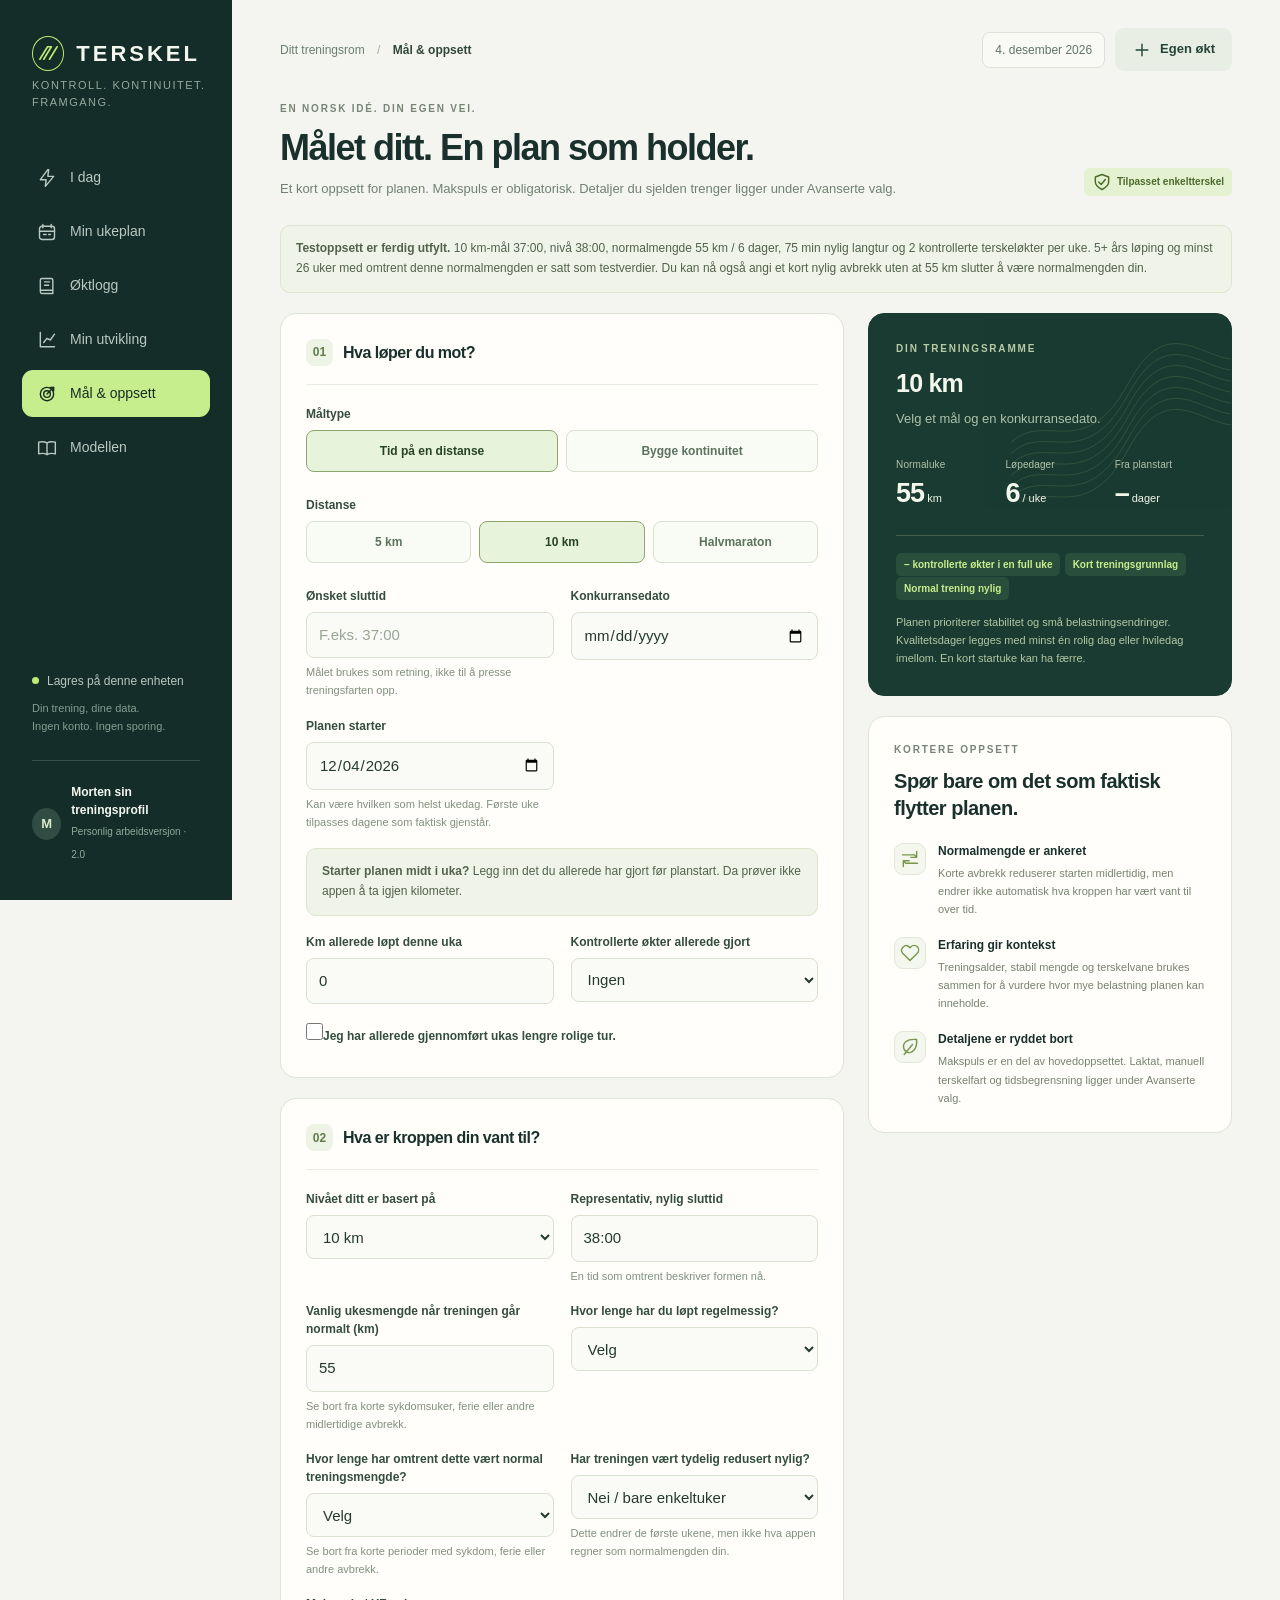
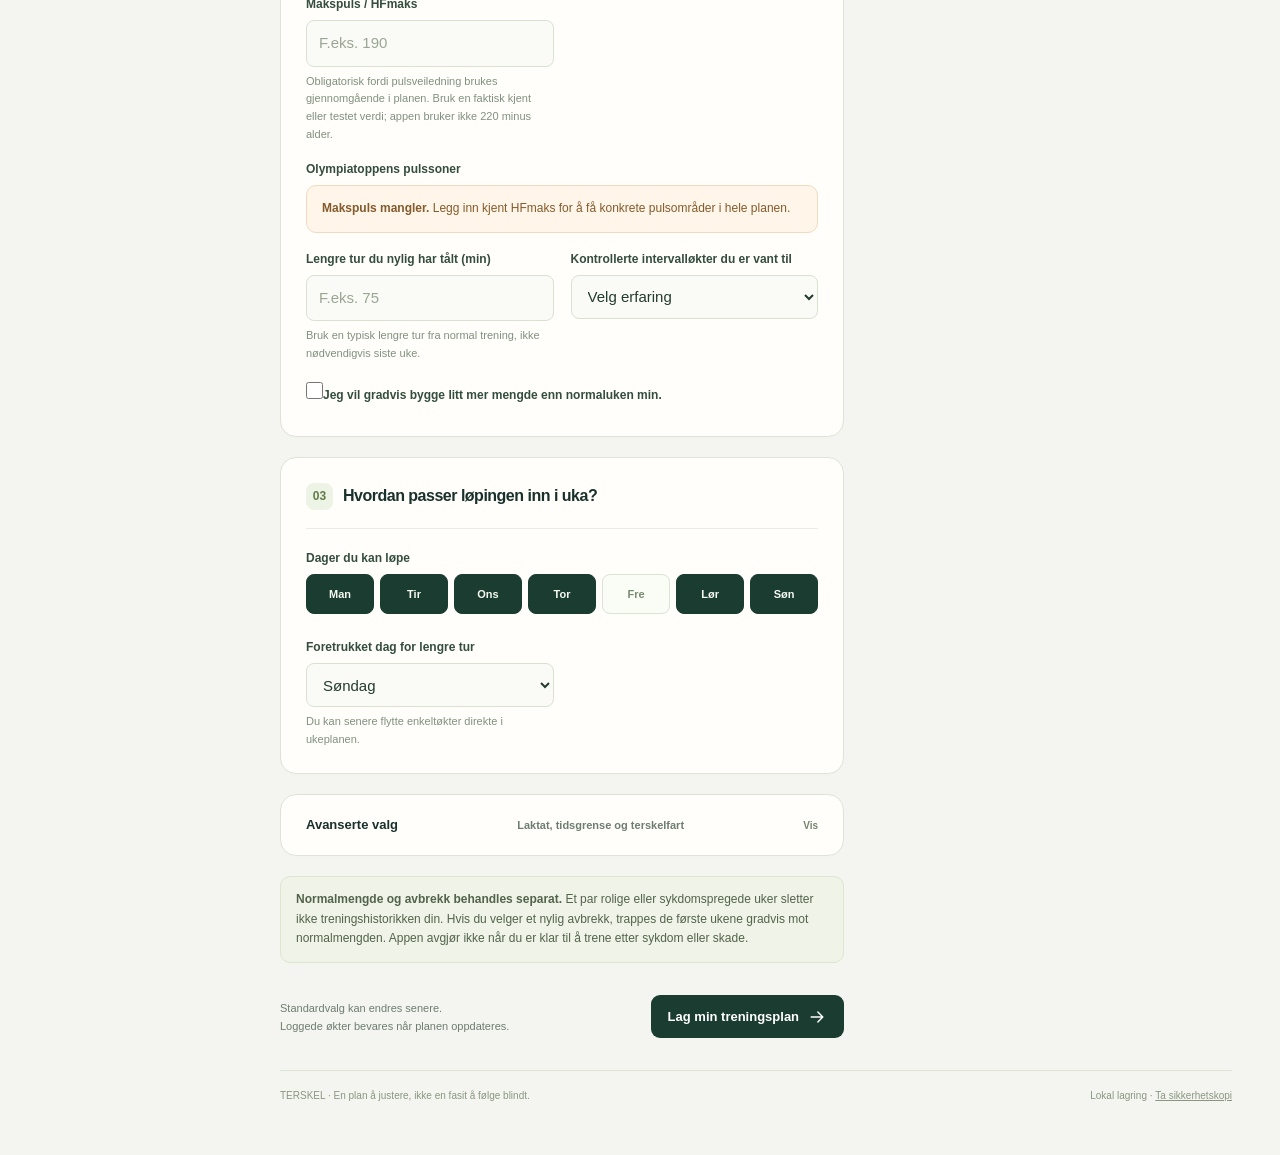
<file: index.html>
<!doctype html>
<html lang="nb">
<head>
<meta charset="utf-8"><meta name="viewport" content="width=device-width,initial-scale=1,viewport-fit=cover">
<meta name="theme-color" content="#142d28"><meta name="color-scheme" content="light">
<meta name="description" content="Maalbasert lopetrening med kontrollerte intervaller, ukeplan og treningslogg. Alt lagres lokalt.">
<title>Terskel &middot; Din vei til neste m&aring;l</title>
<link rel="icon" href="data:image/svg+xml,%3Csvg xmlns='http://www.w3.org/2000/svg' viewBox='0 0 64 64'%3E%3Crect width='64' height='64' rx='16' fill='%231a3b31'/%3E%3Cpath d='M13 42L26 20h11L24 42zm19 0l13-22h7L39 42z' fill='%23c7ee8c'/%3E%3C/svg%3E">
<style>@font-face{font-family:Local;src:local('Aptos'),local('Inter'),local('Segoe UI')}*{box-sizing:border-box}html{scroll-behavior:smooth}body{margin:0;background:#f4f5f0;color:#1a302c;font-family:Local,Inter,-apple-system,BlinkMacSystemFont,'Segoe UI',sans-serif;font-size:15px;line-height:1.5}button,input,select,textarea{font:inherit}button,a,input,select,textarea{-webkit-tap-highlight-color:transparent}button{cursor:pointer}button:disabled{cursor:not-allowed;opacity:.5}a{color:inherit}button:focus-visible,a:focus-visible,input:focus-visible,select:focus-visible,textarea:focus-visible,summary:focus-visible{outline:3px solid #63915e;outline-offset:3px}button{border:0}button svg{flex-shrink:0}.icon{width:20px;height:20px;fill:none;stroke:currentColor;stroke-width:1.7;stroke-linecap:round;stroke-linejoin:round;vertical-align:middle}.app{min-height:100vh}.sidebar{position:fixed;inset:0 auto 0 0;width:232px;background:#142d28;color:#f3f7f0;padding:36px 22px;display:flex;flex-direction:column;z-index:20}.brand{display:flex;gap:12px;align-items:center;text-decoration:none;margin:0 0 6px;padding:0 10px}.brandmark{height:35px;width:35px;display:grid;place-items:center;border:1px solid #bfea73;border-radius:50%;color:#bfea73}.brandmark svg{width:23px;height:23px}.brandword{font-size:22px;font-weight:750;letter-spacing:3px}.brand-sub{font-size:11px;letter-spacing:1.5px;text-transform:uppercase;color:#95a99d;margin:0 0 44px 10px}.nav{display:flex;flex-direction:column;gap:7px}.nav button{background:transparent;color:#bac9c1;text-align:left;padding:13px 15px;border-radius:11px;display:flex;gap:13px;align-items:center;font-size:14px;font-weight:540}.nav button.active{background:#c7ee8c;color:#172c26}.nav button:hover:not(.active){background:#203d34;color:white}.sidebar-bottom{margin-top:auto;padding:26px 10px 0}.local-label{display:flex;align-items:center;gap:8px;color:#b9c7bf;font-size:12px}.dot{display:inline-block;width:7px;height:7px;border-radius:50%;background:#bfea73;flex-shrink:0}.sidebar-note{color:#849e92;font-size:11px;line-height:1.7;margin-top:9px}.profile-pill{display:flex;align-items:center;gap:10px;margin-top:24px;border-top:1px solid #355046;padding-top:22px}.avatar{display:grid;place-items:center;height:32px;width:32px;border-radius:50%;background:#314c42;color:#d9ebd0;font-weight:650;font-size:13px}.profile-pill strong{font-size:12px;display:block}.profile-pill span{font-size:10px;color:#91aa9b}.main{margin-left:232px;max-width:1800px;padding:28px 48px 52px}.topbar{display:flex;align-items:center;justify-content:space-between;gap:18px;margin-bottom:30px}.breadcrumb{font-size:12px;color:#6a7d70}.breadcrumb strong{color:#314839;font-weight:550}.top-actions{display:flex;align-items:center;gap:10px}.date-pill{font-size:12px;color:#627369;border:1px solid #dce1d7;padding:8px 12px;border-radius:8px;background:#f9faf6}.btn{display:inline-flex;align-items:center;justify-content:center;gap:8px;padding:11px 17px;min-height:43px;border-radius:9px;font-size:13px;line-height:1.25;font-weight:650;background:#1a3c31;color:#fff;transition:background .15s,transform .15s;text-decoration:none}.btn:hover{background:#2f5145;transform:translateY(-1px)}.btn.primary{background:#c7ee8c;color:#183026}.btn.primary:hover{background:#b7e473}.btn.light{background:#e9eee4;color:#234538}.btn.light:hover{background:#dfe7d8}.btn.outline{background:transparent;border:1px solid #d5ddd0;color:#2b4437}.btn.outline:hover{background:#ecf0e8}.btn.small{padding:8px 11px;min-height:34px;font-size:12px}.btn.danger{background:#f8e4df;color:#923c31}.icon-btn{border:1px solid #dce2d6;border-radius:8px;background:#fcfdf9;color:#3c5548;width:37px;height:37px;display:grid;place-items:center}.icon-btn:hover{background:#eaf0e4}.page-head{display:flex;justify-content:space-between;align-items:flex-end;gap:24px;margin-bottom:27px}.eyebrow{display:flex;align-items:center;gap:9px;text-transform:uppercase;font-size:10px;letter-spacing:1.8px;color:#778674;font-weight:700;margin:0 0 11px}h1{font-weight:650;letter-spacing:-1.5px;font-size:36px;line-height:1.16;margin:0 0 10px}h2{font-size:20px;letter-spacing:-.5px;font-weight:630;line-height:1.35;margin:0 0 8px}h3{font-size:15px;font-weight:650;line-height:1.4;margin:0 0 6px}p{margin:0 0 14px}.subtle{color:#718071;font-size:13px}.muted{color:#6d7d70}.tiny{font-size:11px;line-height:1.65}.small{font-size:12px}.num{font-variant-numeric:tabular-nums}.card{border:1px solid #dde3d6;border-radius:16px;background:#fffefb;padding:25px;box-shadow:0 2px 3px #1a302c02}.card.tight{padding:19px}.card-title{display:flex;justify-content:space-between;align-items:center;gap:15px;margin-bottom:20px}.card-title h2{font-size:16px;margin:0}.grid{display:grid;gap:22px}.two-col{grid-template-columns:minmax(0,1.55fr) minmax(280px,1fr)}.equal-col{grid-template-columns:1fr 1fr}.setup-grid{display:grid;grid-template-columns:minmax(0,1.55fr) minmax(270px,1fr);gap:24px;align-items:start}.stack{display:flex;flex-direction:column;gap:20px}.section-label{display:flex;align-items:center;gap:10px;padding-bottom:18px;margin-bottom:20px;border-bottom:1px solid #e9ece3}.step-number{width:27px;height:27px;border-radius:8px;background:#edf3e5;color:#627c49;font-size:12px;display:grid;place-items:center;font-weight:650}.section-label h2{margin:0;font-size:16px}.fields{display:grid;grid-template-columns:1fr 1fr;gap:17px}.field.full{grid-column:1/-1}.field label,.label{display:block;font-size:12px;font-weight:620;color:#344d3d;margin-bottom:7px}.field .help{font-size:11px;line-height:1.6;color:#80907e;margin-top:6px}.input-wrap{position:relative}.unit{position:absolute;right:13px;top:13px;font-size:11px;color:#7c8a78;pointer-events:none}input:not([type=checkbox]):not([type=radio]),select,textarea{width:100%;border:1px solid #d9e1d1;background:#fafbf7;color:#243a2e;border-radius:8px;padding:11px 12px;min-height:44px;outline-offset:1px}input.with-unit{padding-right:58px!important}input::placeholder,textarea::placeholder{color:#9aa693}select{appearance:auto;padding-right:8px}textarea{resize:vertical;min-height:80px}.choice-row{display:flex;gap:8px;flex-wrap:wrap}.choice{flex:1;position:relative;min-width:100px}.choice input{position:absolute;opacity:0;inset:0;pointer-events:none}.choice span{display:flex;align-items:center;justify-content:center;min-height:42px;font-size:12px;border:1px solid #d9e1d1;border-radius:8px;padding:9px;background:#f9fbf5;color:#5c735c}.choice input:checked+span{background:#e8f3db;border-color:#8da66f;color:#274426;font-weight:650}.choice input:focus-visible+span{outline:3px solid #63915e;outline-offset:2px}.checkrow{display:flex;align-items:flex-start;gap:10px;font-size:12px;color:#4f664e}.checkrow input{accent-color:#335e39;width:17px;height:17px;flex-shrink:0;margin:2px 0 0}.days{display:grid;grid-template-columns:repeat(7,1fr);gap:6px}.day-check{position:relative}.day-check input{position:absolute;opacity:0;pointer-events:none}.day-check span{display:grid;place-items:center;border:1px solid #dce2d4;background:#fafcf6;border-radius:8px;padding:11px 2px;font-size:11px;color:#7a8b74}.day-check input:checked+span{background:#1a3c31;border-color:#1a3c31;color:#f6f9f2}.day-check input:focus-visible+span{outline:3px solid #63915e;outline-offset:2px}.form-footer{display:flex;justify-content:space-between;align-items:center;gap:16px;padding-top:12px}.notice{font-size:12px;line-height:1.65;background:#eff3e8;border:1px solid #dce6cd;padding:13px 15px;border-radius:10px;color:#53634b}.notice.warn{background:#fff5e8;border-color:#f0dbc1;color:#835b2d}.notice.error{background:#fff0ee;border-color:#f2d5ce;color:#943f31}.notice.success{background:#ebf3e1;color:#496338}.notice .icon{width:16px;height:16px;margin-right:6px;vertical-align:-3px}.notice ul{margin:7px 0 0;padding-left:20px}.dark-card{background:#1a3b31;border:1px solid #1a3b31;color:#f2f6eb;overflow:hidden;position:relative;border-radius:16px;padding:27px}.dark-card .eyebrow{color:#b6caa5}.dark-card .subtle{color:#afc1aa}.dark-card h2{font-size:25px;letter-spacing:-.8px}.terrain{position:absolute;right:-15px;top:28px;width:65%;height:160px;opacity:.16;pointer-events:none}.metric-row{display:grid;grid-template-columns:repeat(3,1fr);gap:20px;position:relative}.metric{padding:15px 0 4px}.metric-label{font-size:10px;letter-spacing:.1px;color:#b2c2ab;margin-bottom:6px}.metric-value{font-size:27px;letter-spacing:-1px;font-weight:600;line-height:1.15;font-variant-numeric:tabular-nums}.metric-value small{font-size:11px;font-weight:400;letter-spacing:0;margin-left:3px}.metric-divider{height:1px;background:#44604a;margin:22px 0 16px}.tag{display:inline-flex;align-items:center;gap:5px;white-space:nowrap;border-radius:5px;background:#edf1e7;padding:4px 8px;font-size:10px;font-weight:630;color:#697c5c}.tag.green{background:#e5f2d1;color:#4b6a2d}.tag.orange{background:#fae8d4;color:#9d663a}.tag.gray{background:#f0f1eb;color:#7c8775}.tag.dark{background:#294e3c;color:#c7ee8c}.tag.red{background:#fae7e2;color:#a65142}.guide-list{display:flex;flex-direction:column;gap:18px;margin-top:20px}.guide-item{display:flex;gap:12px}.guide-item .guide-icon{margin-top:1px;border:1px solid #e2e8d7;background:#f4f7ee;width:32px;height:32px;display:grid;place-items:center;border-radius:9px;color:#78964c;flex-shrink:0}.guide-item strong{display:block;font-size:12px;margin-bottom:4px}.guide-item p{font-size:11px;color:#76836e;line-height:1.65;margin:0}.source-link{font-size:11px;color:#647951;text-decoration:underline;text-underline-offset:3px}.hero{padding:29px 31px;display:grid;grid-template-columns:1.2fr 1fr;gap:28px;align-items:center;margin-bottom:22px}.hero h2{font-size:32px;line-height:1.2;letter-spacing:-1px;position:relative}.hero-note{font-size:12px;color:#b9c9ad;max-width:400px}.hero .metric-row{border-left:1px solid #4a654e;padding-left:30px;grid-template-columns:repeat(2,1fr)}.hero .metric-value{font-size:34px}.overview-stats{display:grid;grid-template-columns:repeat(4,1fr);gap:16px;margin-bottom:22px}.stat-card{padding:20px;border:1px solid #dce3d4;background:#fffefb;border-radius:13px}.stat-card .stat-top{display:flex;justify-content:space-between;align-items:center;font-size:11px;color:#7a8a73;margin-bottom:13px}.stat-card .stat-top .icon{width:16px;height:16px}.stat-num{font-size:27px;line-height:1;letter-spacing:-1px;font-weight:630;font-variant-numeric:tabular-nums}.stat-num small{font-size:12px;font-weight:450;letter-spacing:0;color:#89937f;margin-left:4px}.stat-foot{font-size:10px;color:#8a9682;margin-top:11px}.week-nav{display:flex;align-items:center;gap:10px}.week-nav strong{font-size:12px;min-width:110px;text-align:center}.week-bar{display:flex;justify-content:space-between;align-items:center;gap:16px;margin-bottom:16px}.week-info{font-size:11px;color:#7d8b76}.sessions{display:flex;flex-direction:column;gap:8px}.session{position:relative;width:100%;padding:14px 14px;border:1px solid #e6eadf;border-radius:10px;background:#fffefb;display:grid;grid-template-columns:52px minmax(0,1fr) auto;align-items:center;gap:13px;color:#263d2e;text-align:left}.session:hover{background:#f7faef;border-color:#b7c8a5}.session.threshold{border-left:3px solid #dbab6e}.session.long{border-left:3px solid #9eaada}.session.easy{border-left:3px solid #afc97f}.session.race{border-left:3px solid #d17a69}.session.rest{background:#f8f9f3;border-style:dashed;color:#8b967f;cursor:default}.session.today{box-shadow:0 0 0 1px #749558}.session-day{font-size:11px;text-transform:uppercase;font-weight:650;color:#7d8d72}.session-date{font-size:17px;font-weight:500;color:#4f6346;line-height:1.25;margin-top:2px}.session-title{font-weight:600;font-size:13px}.session-sub{font-size:10px;color:#849077;margin-top:4px}.session-data{text-align:right;white-space:nowrap}.session-data strong{font-weight:550;font-size:13px;display:block}.session-data span{font-size:10px;color:#8a927d}.session-check{color:#608837}.progress-track{height:7px;border-radius:10px;background:#e6e9df;overflow:hidden}.progress-fill{height:100%;background:#7c9b56;border-radius:10px}.pace-box{padding:13px 0;border-bottom:1px solid #e6eadf;display:flex;align-items:center;justify-content:space-between;gap:12px}.pace-box:last-child{border-bottom:0}.pace-label{font-size:12px;font-weight:600}.pace-sub{font-size:10px;color:#7d8a70;margin-top:2px}.pace-value{font-size:17px;letter-spacing:-.5px;font-variant-numeric:tabular-nums;white-space:nowrap}.pace-value small{font-size:10px;letter-spacing:0;color:#8a957e}.week-chart{height:105px;display:flex;align-items:flex-end;gap:5px;margin:18px 0 6px}.week-chart button{flex:1;min-width:0;position:relative;background:transparent;height:100%;padding:0;display:flex;flex-direction:column;justify-content:flex-end;gap:6px;align-items:center}.week-chart .bar{width:100%;background:#d9e4cb;border-radius:4px 4px 2px 2px;min-height:4px;position:relative;overflow:hidden}.week-chart .bar-work{position:absolute;bottom:0;left:0;right:0;background:#9eb27e}.week-chart .bar.active{background:#9aad83}.week-chart .bar.active .bar-work{background:#50693b}.week-chart .bar.race{background:#edc6ac}.week-chart .barlabel{font-size:8px;color:#8b977e;line-height:1.2}.chart-legend{display:flex;justify-content:space-between;font-size:9px;color:#8d967f;margin-top:10px}.empty{padding:36px 24px;text-align:center;background:#f9fbf5;border:1px dashed #d8e1ca;border-radius:13px}.empty .icon{width:33px;height:33px;color:#809267;margin-bottom:12px}.empty h2{font-size:19px}.empty p{font-size:12px;color:#7d8a71;max-width:420px;margin:10px auto 18px}.logs-table-wrap{overflow:auto}.logs-table{width:100%;border-collapse:collapse;font-size:12px;text-align:left}.logs-table th{font-size:10px;text-transform:uppercase;letter-spacing:.6px;color:#819072;font-weight:550;padding:12px 10px;border-bottom:1px solid #dce4cf;white-space:nowrap}.logs-table td{padding:15px 10px;border-bottom:1px solid #edf0e7;vertical-align:middle}.logs-table tr:last-child td{border-bottom:0}.logs-table .log-main{font-weight:550;color:#384d32}.log-secondary{font-size:10px;color:#89977c;margin-top:4px}.log-actions{display:flex;gap:7px}.toolbar{display:flex;flex-wrap:wrap;align-items:center;justify-content:space-between;gap:12px;margin:0 0 22px}.toolbar .btn-group{display:flex;flex-wrap:wrap;gap:8px}.trend-chart{margin-top:20px;height:180px;display:flex;gap:10px;align-items:flex-end}.trend-column{flex:1;height:100%;display:flex;flex-direction:column;justify-content:flex-end;align-items:center;gap:7px;min-width:0}.trend-number{font-size:10px;color:#718160}.trend-bar{min-height:2px;width:100%;max-width:60px;background:#a6bc82;border-radius:6px 6px 2px 2px}.trend-date{font-size:9px;white-space:nowrap;color:#879776}.rules{counter-reset:rules;display:flex;flex-direction:column;gap:20px}.rule{display:flex;gap:17px}.rule:before{counter-increment:rules;content:counter(rules,decimal-leading-zero);color:#90a775;font-size:13px;font-weight:600;padding-top:2px}.rule h3{font-size:14px;margin-bottom:6px}.rule p{font-size:12px;line-height:1.8;color:#6d7e61;margin:0}.sources{font-size:12px;line-height:1.8}.sources article{padding:17px 0;border-top:1px solid #e6ebde}.sources article:first-child{border-top:0}.sources a{font-weight:600;color:#3f5d32;text-decoration:underline;text-underline-offset:3px}.sources p{color:#7b8d6d;margin:5px 0 0;font-size:11px}.details{border-top:1px solid #e1e7d7;margin-top:18px;padding-top:15px}.details summary{cursor:pointer;font-size:12px;color:#637e50}.advanced-card{padding:0;overflow:hidden}.advanced-card>summary{cursor:pointer;list-style:none;padding:20px 25px;font-size:13px;font-weight:650;display:flex;align-items:center;justify-content:space-between;gap:12px}.advanced-card>summary::-webkit-details-marker{display:none}.advanced-card>summary:after{content:'Vis';font-size:10px;color:#73856a;font-weight:600}.advanced-card[open]>summary:after{content:'Skjul'}.advanced-inner{border-top:1px solid #e7ebdf;padding:22px 25px}.advanced-intro{font-size:11px;color:#788873;margin:-4px 0 18px}.details summary{cursor:pointer;font-size:12px;color:#637e50}.details p{font-size:11px;line-height:1.8;color:#7d8c6d;margin:13px 0 0}.footer{margin-top:32px;padding-top:17px;border-top:1px solid #dde4d4;font-size:10px;color:#8a9680;display:flex;justify-content:space-between;gap:14px;flex-wrap:wrap}.modal{border:1px solid #d9e2cd;border-radius:18px;background:#fffefb;padding:0;color:#263b2a;width:min(610px,calc(100% - 28px));max-height:90dvh;box-shadow:0 20px 100px #112d2940}.modal::backdrop{background:#0c241ca8;backdrop-filter:blur(4px)}.modal-inner{padding:28px}.modal-head{display:flex;align-items:flex-start;justify-content:space-between;gap:20px;margin-bottom:22px}.modal-head h2{font-size:23px}.modal-head p{font-size:12px;color:#7a8c6e;margin:5px 0 0}.modal-actions{display:flex;justify-content:flex-end;gap:10px;margin-top:22px;border-top:1px solid #e3e9d9;padding-top:20px}.workout-blocks{display:flex;flex-direction:column;gap:9px;margin:20px 0}.workout-block{display:flex;justify-content:space-between;gap:16px;background:#f4f7ed;border-radius:10px;padding:14px 16px;font-size:12px}.workout-block.work{background:#faeedc}.workout-block strong{font-weight:600}.sample-row{display:grid;grid-template-columns:.65fr 1fr 1fr 1fr 32px;gap:6px;margin-bottom:8px;align-items:end}.sample-row input{font-size:11px;min-height:37px!important;padding:8px!important}.sample-head{display:grid;grid-template-columns:.65fr 1fr 1fr 1fr 32px;gap:6px;font-size:9px;color:#839574;margin-bottom:7px}.remove-sample{background:#f0f3e8;border-radius:6px;height:37px;color:#8a7963}.sample-section{border-top:1px solid #e5eadb;padding-top:17px;margin-top:18px}.sample-section h3{font-size:13px}.sample-rep-label{min-height:37px;display:flex;align-items:center;gap:5px;padding:0 6px;font-size:11px;font-weight:650;color:#385044}.sample-rep-label small{font-size:9px;color:#85927e;font-weight:500}.sample-row.planned-sample{background:#f8faf4;border-radius:8px;padding:5px}.sample-row.planned-sample input{background:#fff}.coach-card{border:1px solid #dbe6cc;background:linear-gradient(180deg,#f4f8ed,#fffefb);border-radius:14px;padding:18px;margin-top:16px}.coach-head{display:flex;align-items:center;justify-content:space-between;gap:12px;margin-bottom:9px}.coach-head h3{margin:0;font-size:16px}.coach-points{display:grid;gap:8px;margin-top:12px}.coach-point{display:flex;gap:9px;align-items:flex-start;font-size:12px;color:#4d6252}.coach-dot{width:7px;height:7px;border-radius:50%;background:#89ad5f;margin-top:6px;flex:none}.coach-next{margin-top:14px;padding:12px 14px;border-left:3px solid #789c53;background:#eef5e5;border-radius:0 9px 9px 0}.text-link{border:0;background:transparent;color:#557642;text-decoration:underline;text-underline-offset:3px;padding:0;font-size:11px}.text-link:hover{color:#29482c}.data-quality{font-size:10px;color:#87937f;margin-top:10px}.rpe-display{display:flex;align-items:center;justify-content:space-between;font-size:12px;margin-top:8px}.check-inline{display:flex;gap:8px;align-items:center}.hidden{display:none!important}#toast{position:fixed;left:calc(50% + 116px);bottom:24px;transform:translateX(-50%);max-width:calc(100% - 36px);background:#173b2a;color:#f0f6e6;padding:13px 21px;border-radius:10px;font-size:12px;box-shadow:0 6px 25px #102a212b;z-index:1000;opacity:0;pointer-events:none;transition:opacity .18s}#toast.show{opacity:1}.no-js{padding:25px;background:#ffebde}.storage-banner{margin-bottom:20px}.wide-note{grid-column:1/-1}.mobile-brand{display:none}.form-error{margin-bottom:20px}.pace-calculator{display:grid;grid-template-columns:1fr 1fr;gap:12px}.calc-output{grid-column:1/-1;background:#eff5e6;border-radius:11px;padding:16px;font-size:12px;display:flex;justify-content:space-between;gap:10px;align-items:center}.calc-output strong{font-size:23px;letter-spacing:-.5px}.plan-empty-art{width:100%;height:110px;display:flex;align-items:center;justify-content:center;gap:10px;opacity:.75;margin-bottom:16px}.plan-empty-art span{width:28px;background:#dee9cd;border-radius:6px;height:50px}.plan-empty-art span:nth-child(2){height:78px;background:#b7cf90}.plan-empty-art span:nth-child(3){height:45px}.plan-empty-art span:nth-child(4){height:90px;background:#b7cf90}.plan-empty-art span:nth-child(5){height:38px}.plan-empty-art span:nth-child(6){height:65px;background:#ced8bb}
@media(min-width:1600px){.main{padding:36px 65px}.setup-grid{grid-template-columns:1.5fr 1fr}.card{padding:30px}h1{font-size:42px}}
@media(max-width:1180px){.sidebar{width:205px;padding:30px 15px}.main{margin-left:205px;padding:26px 30px 45px}.setup-grid{grid-template-columns:minmax(0,1.35fr) minmax(255px,1fr)}.card{padding:21px}.two-col{grid-template-columns:minmax(0,1.5fr) minmax(265px,1fr)}.metric-value{font-size:24px}.hero{grid-template-columns:1fr 1fr}.hero h2{font-size:27px}.hero .metric-value{font-size:27px}#toast{left:calc(50% + 102px)}}
@media(max-width:960px){.sidebar{width:178px;padding:28px 12px}.brandword{font-size:18px;letter-spacing:2px}.brand{padding:0 4px;gap:8px}.brandmark{width:28px;height:28px}.brand-sub{font-size:9px;margin:0 0 35px 4px;letter-spacing:1px}.nav button{font-size:12px;padding:12px 10px;gap:9px}.main{margin-left:178px;padding:25px 24px 40px}.setup-grid,.two-col{grid-template-columns:1fr}.setup-side{display:grid;grid-template-columns:1fr 1fr;gap:18px;align-items:start}.setup-side .dark-card{grid-column:1/-1}.overview-stats{gap:10px}.stat-card{padding:16px}.stat-num{font-size:24px}.hero{padding:26px;gap:20px}.hero .metric-row{padding-left:20px}.hero h2{font-size:25px}.hero .metric-value{font-size:24px}.topbar{margin-bottom:26px}.date-pill{display:none}.equal-col{gap:16px}#toast{left:calc(50% + 89px)}h1{font-size:32px}}
@media(max-width:700px){.sidebar{inset:auto 0 0 0;width:100%;height:calc(66px + env(safe-area-inset-bottom));padding:0 7px env(safe-area-inset-bottom);border-top:1px solid #cfd9c6;background:#fffefa;box-shadow:0 -3px 22px #254c3110}.sidebar .brand,.sidebar .brand-sub,.sidebar-bottom{display:none}.nav{flex-direction:row;gap:0;height:65px;justify-content:space-around;align-items:center}.nav button{flex:1;flex-direction:column;gap:4px;border-radius:9px;background:transparent!important;color:#91a083;font-size:9px;padding:7px 2px;min-height:53px;justify-content:center}.nav button .icon{width:21px;height:21px}.nav button.active{color:#23452f}.nav button.active .icon{background:#e6f2d4;box-sizing:content-box;padding:4px 11px;border-radius:9px;margin:-4px -11px}.nav button:hover:not(.active){color:#557348}.main{margin:0;padding:21px 18px 110px}.topbar{margin-bottom:26px}.mobile-brand{display:flex;gap:8px;align-items:center;font-weight:750;letter-spacing:2px;font-size:16px;color:#254532}.mobile-brand .brandmark{border-color:#638a3c;color:#557c32;width:28px;height:28px}.breadcrumb{display:none}.topbar .btn{min-height:34px;padding:9px 11px;font-size:11px}.topbar .btn .icon{width:15px;height:15px}.page-head{margin-bottom:22px;align-items:flex-start}.page-head .right-head{display:none}h1{font-size:29px;letter-spacing:-1px}.subtle{font-size:12px}.eyebrow{font-size:9px;letter-spacing:1.5px;margin-bottom:9px}.setup-grid{gap:19px}.card{padding:20px;border-radius:14px}.fields{gap:15px}.field label{font-size:11px}.field .help{font-size:10px}.setup-side{display:flex;gap:17px}.setup-side>*{width:100%}.form-footer{flex-direction:column;align-items:stretch;gap:12px}.form-footer .btn{width:100%}.hero{grid-template-columns:1fr;padding:24px;gap:15px}.hero h2{font-size:26px;max-width:280px}.hero .metric-row{border-left:0;border-top:1px solid #3e5e41;padding:15px 0 0;grid-template-columns:1fr 1fr 1fr}.hero .metric{padding:0}.hero .metric-value{font-size:27px}.hero-note{margin-bottom:0;font-size:11px}.overview-stats{grid-template-columns:1fr 1fr;gap:12px}.stat-card{padding:17px}.stat-num{font-size:27px}.stat-foot{font-size:10px}.equal-col{grid-template-columns:1fr}.week-nav strong{min-width:96px;font-size:11px}.card-title{gap:10px}.card-title h2{font-size:15px}.session{padding:12px 10px;gap:10px;grid-template-columns:42px minmax(0,1fr) auto}.session-title{font-size:12px}.session-sub{font-size:10px}.session-data strong{font-size:12px}.session-day{font-size:10px}.session-date{font-size:16px}.session-data span{font-size:9px}.week-chart{gap:4px}.week-info{font-size:10px}.week-bar{align-items:flex-start}.metric-row{gap:12px}.modal{max-height:92dvh}.modal-inner{padding:21px}.modal-head h2{font-size:21px}.modal-actions{flex-wrap:wrap}.modal-actions .btn{flex:1}.notice{font-size:11px}.tiny{font-size:10px}.footer{font-size:9px}.toolbar .btn{font-size:11px}.logs-table th{font-size:9px}.logs-table td{font-size:11px;padding:13px 8px}.log-hide-mobile{display:none}.log-actions{flex-direction:column}.logs-table .icon-btn{width:30px;height:30px}.logs-table .icon-btn .icon{width:15px;height:15px}#toast{left:50%;bottom:calc(83px + env(safe-area-inset-bottom))}.source-link{font-size:10px}.pace-value{font-size:16px}.days{gap:5px}.day-check span{font-size:10px;padding:11px 1px}.choice{min-width:85px}.choice span{font-size:11px}}
@media(max-width:365px){.main{padding-left:12px;padding-right:12px}.card{padding:16px}.fields{grid-template-columns:1fr}.hero .metric-value{font-size:23px}.sample-row,.sample-head{grid-template-columns:.6fr 1fr 1fr 1fr 26px}.field.full{grid-column:auto}}
@media(prefers-reduced-motion:reduce){*{scroll-behavior:auto!important;transition:none!important}}
@media print{body{background:white;font-size:11px}.sidebar,.topbar,.footer,.no-print,.week-nav,#toast{display:none!important}.main{margin:0;padding:0}.card{break-inside:avoid;box-shadow:none}.hero{background:#eef2e7!important;color:#23432c!important}.hero .subtle,.hero-note,.hero .eyebrow,.metric-label{color:#60724f!important}.setup-grid,.two-col{grid-template-columns:1fr}.session{break-inside:avoid}.overview-stats{margin-bottom:10px}}
/* Let intrinsic form-control widths shrink inside narrow grid tracks. */
.fields{grid-template-columns:repeat(2,minmax(0,1fr))}.field,.card,.stack,.setup-grid>*,.two-col>*,.equal-col>*{min-width:0}input,select,textarea{min-width:0;max-width:100%}
@media(max-width:960px){.setup-grid,.two-col{grid-template-columns:minmax(0,1fr)}}
@media(max-width:700px){input:not([type=checkbox]):not([type=radio]),select,textarea{font-size:16px}.field input[type=date]{font-size:13px}.equal-col{grid-template-columns:minmax(0,1fr)}}
@media(max-width:365px){.fields{grid-template-columns:minmax(0,1fr)}}
.zone-grid{display:grid;grid-template-columns:repeat(5,minmax(0,1fr));gap:7px}.zone-card{border:1px solid #dde4d8;background:#fafbf7;border-radius:9px;padding:10px 8px;text-align:center}.zone-card strong{display:block;font-size:12px;color:#264336;margin-bottom:3px}.zone-card span{display:block;font-size:12px;font-weight:650;font-variant-numeric:tabular-nums}.zone-card small{display:block;font-size:9px;color:#788777;margin-top:2px}@media(max-width:700px){.zone-grid{grid-template-columns:repeat(2,minmax(0,1fr))}.zone-card:last-child{grid-column:1/-1}}

.today-grid{display:grid;grid-template-columns:minmax(0,1.45fr) minmax(270px,.8fr);gap:22px}.today-session{padding:29px}.today-session h2{font-size:29px;margin-bottom:9px}.today-meta{display:flex;gap:8px;flex-wrap:wrap;margin:16px 0}.quick-actions{display:flex;gap:9px;flex-wrap:wrap}.readiness-row{display:grid;grid-template-columns:repeat(4,minmax(0,1fr));gap:8px}.readiness-choice{border:1px solid #d9e1d1;background:#fafbf7;border-radius:10px;padding:12px 8px;text-align:center;font-size:11px;color:#425747}.readiness-choice:hover{background:#eef4e7}.readiness-choice strong{display:block;font-size:12px;margin-bottom:2px}.summary-grid{display:grid;grid-template-columns:repeat(3,minmax(0,1fr));gap:10px;margin:14px 0}.summary-mini{background:#f5f7f0;border:1px solid #e0e6d9;border-radius:10px;padding:12px}.summary-mini strong{display:block;font-size:20px}.pause-banner{background:#fff2e7;border:1px solid #efd4bb;border-radius:13px;padding:17px;margin-bottom:18px}.history-bars{display:flex;align-items:flex-end;gap:7px;height:125px;padding-top:8px}.history-bar{flex:1;display:flex;flex-direction:column;justify-content:flex-end;align-items:center;gap:5px;height:100%;font-size:9px;color:#778473}.history-bar span:first-child{width:100%;background:#dce9ca;border-radius:5px 5px 2px 2px;min-height:3px}.history-bar.current span:first-child{background:#9fc66d}.feedback-explain{margin-top:12px;padding:12px 14px;border-left:3px solid #91b85f;background:#f4f7ed;border-radius:0 9px 9px 0}.outcome-row{display:grid;grid-template-columns:repeat(4,minmax(0,1fr));gap:7px}.outcome-row .choice{min-width:0}.outcome-row .choice span{min-height:52px;text-align:center;padding:8px 5px}@media(max-width:960px){.today-grid{grid-template-columns:1fr}}@media(max-width:700px){.readiness-row,.outcome-row{grid-template-columns:1fr 1fr}.summary-grid{grid-template-columns:1fr 1fr}.today-session{padding:22px}.today-session h2{font-size:25px}.quick-actions .btn{flex:1}.nav button{font-size:8px}.nav{overflow-x:auto;justify-content:flex-start}.nav button{min-width:58px}}

</style>
</head>
<body>
<noscript><p class="no-js">Denne appen trenger JavaScript for &aring; lage og lagre treningsplaner. &Aring;pne HTML-filen i en vanlig nettleser.</p></noscript>
<div class="app">
<aside class="sidebar" aria-label="Hovedmeny">
 <a href="#setup" class="brand" aria-label="Terskel hjem"><span class="brandmark"><svg class="icon" viewBox="0 0 24 24"><path d="M3 18 11 5h4L7 18M13 18l8-13"/></svg></span><span class="brandword">TERSKEL</span></a>
 <div class="brand-sub">Kontroll. Kontinuitet. Framgang.</div>
 <nav class="nav" id="nav"></nav>
 <div class="sidebar-bottom">
  <div class="local-label"><span class="dot"></span><span id="storage-status">Lagres p&aring; denne enheten</span></div>
  <div class="sidebar-note">Din trening, dine data.<br>Ingen konto. Ingen sporing.</div>
  <div class="profile-pill"><div class="avatar" id="avatar">M</div><div><strong id="profile-name">Din treningsprofil</strong><span>Personlig arbeidsversjon &middot; 2.0</span></div></div>
 </div>
</aside>
<main class="main" id="main">
 <header class="topbar"><div class="breadcrumb">Ditt treningsrom <span style="margin:0 9px;color:#a1ac97">/</span> <strong id="breadcrumb-current">M&aring;l og oppsett</strong></div><div class="mobile-brand"><span class="brandmark"><svg class="icon" viewBox="0 0 24 24"><path d="M3 18 11 5h4L7 18M13 18l8-13"/></svg></span>TERSKEL</div><div class="top-actions"><span class="date-pill" id="today-date"></span><button class="btn light" data-action="new-log" type="button"><svg class="icon" viewBox="0 0 24 24"><path d="M12 5v14M5 12h14"/></svg>Egen økt</button></div></header>
 <div id="storage-banner" class="hidden storage-banner notice warn" role="status"></div>
 <div id="content"></div>
 <footer class="footer"><span>TERSKEL &middot; En plan &aring; justere, ikke en fasit &aring; f&oslash;lge blindt.</span><span>Lokal lagring &middot; <button type="button" data-action="export" style="padding:0;background:none;color:inherit;text-decoration:underline;font-size:inherit">Ta sikkerhetskopi</button></span></footer>
</main>
</div>
<dialog id="modal" class="modal" aria-labelledby="modal-title"><div class="modal-inner" id="modal-content"></div></dialog>
<div id="toast" role="status" aria-live="polite"></div>
<input id="import-file" type="file" accept=".json,application/json" class="hidden" aria-label="Importer sikkerhetskopi">
<input id="activity-file" type="file" accept=".csv,.tcx,text/csv,application/xml,text/xml" multiple class="hidden" aria-label="Importer aktivitetsdata">
<script>/* Terskel v1.3 - deterministic planning rules, no remote services.
 * Programming choices are conservative heuristics, not a validated coaching model.
 */
(function(root){
'use strict';
const DAY_MS=86400000;
const clamp=(x,a,b)=>Math.min(b,Math.max(a,x));
const round=(x,n=1)=>Math.round(x*10**n)/10**n;
function date(s){const [y,m,d]=String(s).split('-').map(Number);return new Date(y,m-1,d,12);}
function iso(d){return `${d.getFullYear()}-${String(d.getMonth()+1).padStart(2,'0')}-${String(d.getDate()).padStart(2,'0')}`;}
function addDays(s,n){const d=date(s);d.setDate(d.getDate()+n);return iso(d);}
function difference(a,b){const da=date(a),db=date(b);return Math.round((Date.UTC(da.getFullYear(),da.getMonth(),da.getDate())-Date.UTC(db.getFullYear(),db.getMonth(),db.getDate()))/DAY_MS);}
function monday(s){const d=date(s);d.setDate(d.getDate()-((d.getDay()+6)%7));return iso(d);}
function today(){return iso(new Date());}
function parseTime(value){
 if(typeof value!=='string'||!/^\d{1,3}:\d{2}(:\d{2})?$/.test(value.trim()))return NaN;
 const a=value.trim().split(':').map(Number);
 if(a[a.length-1]>=60||(a.length===3&&a[1]>=60))return NaN;
 return a.length===3?a[0]*3600+a[1]*60+a[2]:a[0]*60+a[1];
}
function time(seconds){if(!Number.isFinite(seconds)||seconds<0)return '\u2014';const s=Math.round(seconds);return s>=3600?`${Math.floor(s/3600)}:${String(Math.floor(s/60)%60).padStart(2,'0')}:${String(s%60).padStart(2,'0')}`:`${Math.floor(s/60)}:${String(s%60).padStart(2,'0')}`;}
function pace(seconds){return time(seconds);}
function validDate(s){return typeof s==='string'&&/^\d{4}-\d{2}-\d{2}$/.test(s)&&Number.isFinite(date(s).getTime())&&iso(date(s))===s;}
function defaults(){const now=today();return {name:'Morten',goalMode:'time',goalDistance:10,goalTime:'',raceDate:'',startDate:now,startWeekKm:0,startWeekThreshold:0,startWeekLongDone:false,weeks:12,referenceDistance:10,referenceTime:'38:00',baseKm:55,trainingAge:'',volumeStability:'',recentReduction:'none',maxKm:55,growth:false,days:[0,1,2,3,5,6],longDay:6,maxMinutes:90,recentLongMinutes:'',thresholdHabit:'',control:'effort',lactateCap:'',maxHr:'',pulseCap:'',thresholdSource:'auto',importedThresholdPace:'',importedActivityCount:0,importedThresholdConfidence:'',importedThresholdNote:'',controlledPace:'',strides:true,confirmed:true};}
function validate(p,now=today()){
 const errors=[];
 if(!p||typeof p!=='object')return ['Mangler oppsett.'];
 if(!['time','consistency'].includes(p.goalMode))errors.push('Velg en m\u00e5ltype.');
 if(![5,10,21.0975].includes(Number(p.goalDistance)))errors.push('Velg 5 km, 10 km eller halvmaraton.');
 if(![5,10,21.0975].includes(Number(p.referenceDistance)))errors.push('Velg distanse for niv\u00e5et ditt.');
 const rt=parseTime(p.referenceTime);if(!Number.isFinite(rt)||rt<Number(p.referenceDistance)*150||rt>Number(p.referenceDistance)*900)errors.push('Oppgi en gyldig, representativ l\u00f8pstid (mm:ss eller t:mm:ss).');
 if(!validDate(p.startDate))errors.push('Velg en gyldig startdato.');
 if(validDate(p.startDate)&&difference(p.startDate,monday(now))<0)errors.push('Velg en dato i innev\u00e6rende uke eller senere.');
 const startWeekKm=Number(p.startWeekKm??0),startWeekThreshold=Number(p.startWeekThreshold??0);
 if(!Number.isFinite(startWeekKm)||startWeekKm<0||startWeekKm>200)errors.push('Kilometer allerede l\u00f8pt i startuka m\u00e5 v\u00e6re 0\u2013200 km.');
 if(!Number.isInteger(startWeekThreshold)||startWeekThreshold<0||startWeekThreshold>2)errors.push('Kontrollerte \u00f8kter allerede gjort i startuka m\u00e5 v\u00e6re 0, 1 eller 2.');
 if(p.goalMode==='time'){
  const gt=parseTime(p.goalTime);if(!Number.isFinite(gt)||gt<Number(p.goalDistance)*150||gt>Number(p.goalDistance)*900)errors.push('Oppgi en gyldig m\u00e5ltid.');
  if(!validDate(p.raceDate))errors.push('Velg konkurransedato.');
  else if(validDate(p.startDate)&&(difference(p.raceDate,p.startDate)<1||difference(p.raceDate,p.startDate)>182))errors.push('Konkurransen m\u00e5 v\u00e6re etter planstart og senest 26 uker fram i tid.');
 }else if(!Number.isInteger(Number(p.weeks))||Number(p.weeks)<4||Number(p.weeks)>26)errors.push('Velg 4\u201326 uker.');
 if(!Number.isFinite(Number(p.baseKm))||Number(p.baseKm)<10||Number(p.baseKm)>100)errors.push('Denne versjonen st\u00f8tter 10\u2013100 km i normaluka.');
 if(!['lt6m','6to24m','2to5y','5plus'].includes(p.trainingAge))errors.push('Velg hvor lenge du har l\u00f8pt regelmessig.');
 if(!['lt4w','4to12w','13to25w','26plus'].includes(p.volumeStability))errors.push('Velg hvor lenge dette omtrent har v\u00e6rt normal treningsmengde.');
 const recentReduction=p.recentReduction||'none';if(!['none','1to2w','3to4w','5to8w','8plus'].includes(recentReduction))errors.push('Velg om treningen har v\u00e6rt tydelig redusert nylig.');
 if(p.growth&&(!Number.isFinite(Number(p.maxKm))||Number(p.maxKm)<Number(p.baseKm)||Number(p.maxKm)>120))errors.push('Maksimal mengde m\u00e5 v\u00e6re minst normalmengden og h\u00f8yst 120 km.');
 if(!Array.isArray(p.days)||new Set(p.days).size!==p.days.length||p.days.length<3||p.days.length>7||p.days.some(x=>!Number.isInteger(x)||x<0||x>6))errors.push('Velg minst tre ulike treningsdager.');
 if(!p.days?.includes(Number(p.longDay)))errors.push('Den lengre turen m\u00e5 ligge p\u00e5 en valgt treningsdag.');
 if(!Number.isFinite(Number(p.maxMinutes))||Number(p.maxMinutes)<30||Number(p.maxMinutes)>150)errors.push('Tid per \u00f8kt m\u00e5 v\u00e6re 30\u2013150 minutter.');
 if(p.recentLongMinutes===''||!Number.isFinite(Number(p.recentLongMinutes))||Number(p.recentLongMinutes)<20||Number(p.recentLongMinutes)>180)errors.push('Oppgi varigheten p\u00e5 en lengre tur du faktisk har t\u00e5lt siste m\u00e5ned (20\u2013180 min).');
 if(![0,1,2].includes(p.thresholdHabit))errors.push('Velg hvor mange kontrollerte terskel\u00f8kter du allerede t\u00e5ler per uke.');
 if(!['effort','lactate'].includes(p.control))errors.push('Velg intensitetsstyring.');
 if(p.control==='lactate'&&(p.lactateCap===''||!Number.isFinite(Number(p.lactateCap))||Number(p.lactateCap)<0.5||Number(p.lactateCap)>6))errors.push('Ved laktatstyring: oppgi din individuelt avklarte \u00f8vre treningsgrense (0,5\u20136 mmol/l).');
 if(p.maxHr===''||p.maxHr==null||!Number.isFinite(Number(p.maxHr))||Number(p.maxHr)<100||Number(p.maxHr)>240)errors.push('Oppgi kjent makspuls / HFmaks mellom 100 og 240.');
 if(p.pulseCap!==''&&(!Number.isFinite(Number(p.pulseCap))||Number(p.pulseCap)<80||Number(p.pulseCap)>220))errors.push('Pulsgrensen m\u00e5 v\u00e6re mellom 80 og 220, eller st\u00e5 tom.');
 if(p.controlledPace!==''&&(!Number.isFinite(parseTime(p.controlledPace))||parseTime(p.controlledPace)<150||parseTime(p.controlledPace)>900))errors.push('Kontrollert fart oppgis som mm:ss per km, eller st\u00e5r tom.');
 
 return errors;
}
function hrZones(maxHr){
 const m=Number(maxHr);if(!Number.isFinite(m)||m<100||m>240)return [];
 const h1=Math.floor(m*.72),h2=Math.floor(m*.82),h3=Math.floor(m*.87),h4=Math.floor(m*.92);
 return [
  {zone:1,label:'I-1',low:Math.round(m*.55),high:h1,pct:'55\u201372 %',rpe:'1\u20132/10',breath:'Kan prate uanstrengt'},
  {zone:2,label:'I-2',low:h1+1,high:h2,pct:'72\u201382 %',rpe:'2\u20133/10',breath:'Lengre setninger relativt uanstrengt'},
  {zone:3,label:'I-3',low:h2+1,high:h3,pct:'82\u201387 %',rpe:'4\u20135/10',breath:'Korte setninger'},
  {zone:4,label:'I-4',low:h3+1,high:h4,pct:'87\u201392 %',rpe:'6\u20137/10',breath:'Noen ord eller sv\u00e6rt korte setninger'},
  {zone:5,label:'I-5',low:h4+1,high:Math.round(m),pct:'> 92 %',rpe:'8\u201310/10',breath:'Kun ett eller to ord'}
 ];
}
function speeds(p){
 const ref=parseTime(p.referenceTime),d=Number(p.referenceDistance);
 // Deliberately transparent estimates. These do NOT locate LT1 or LT2.
 const eq10=ref*Math.pow(10/d,1.06),p10=eq10/10;
 const custom=parseTime(p.controlledPace||'');
 const controlledFast=Number.isFinite(custom)?custom:p10*1.08;
 const controlledSlow=Number.isFinite(custom)?custom+15:p10*1.15;
 return {eq10,p10,easyFast:p10*1.30,easySlow:p10*1.55,easy:p10*1.425,controlledFast,controlledSlow,controlled:(controlledFast+controlledSlow)/2,custom:Number.isFinite(custom),goalEstimate:ref*Math.pow(Number(p.goalDistance)/d,1.06),goalPace:parseTime(p.goalTime||'')/Number(p.goalDistance)};
}
function qualityDays(days,longDay,count){
 const circular=(a,b)=>Math.min(Math.abs(a-b),7-Math.abs(a-b));
 const preferred=[1,3,0,2,4,5,6],longActive=days.includes(longDay);
 const candidates=preferred.filter(d=>days.includes(d)&&(!longActive||(d!==longDay&&circular(d,longDay)>=2)));
 let best=[];for(const a of candidates){if(!best.length)best=[a];for(const b of candidates){if(a!==b&&circular(a,b)>=2&&count>=2)return [a,b].sort((x,y)=>x-y);}}
 return best.slice(0,count);
}
function experienceProfile(p){
 const age={lt6m:0,'6to24m':1,'2to5y':2,'5plus':3}[p.trainingAge]??0;
 const stable={lt4w:0,'4to12w':1,'13to25w':2,'26plus':3}[p.volumeStability]??0;
 const threshold=[0,1,2].includes(Number(p.thresholdHabit))?Number(p.thresholdHabit):0;
 const score=age+stable+threshold;
 let level=score<=2?0:score<=4?1:score<=6?2:3;
 const ageCap={lt6m:1,'6to24m':2,'2to5y':3,'5plus':3}[p.trainingAge]??0;
 const stableCap={lt4w:1,'4to12w':2,'13to25w':3,'26plus':3}[p.volumeStability]??0;
 level=Math.min(level,ageCap,stableCap);
 const profiles=[
  {key:'cautious',label:'Kort treningsgrunnlag',text:'Planen prioriterer stabilitet og små belastningsendringer.'},
  {key:'developing',label:'Bygger treningsgrunnlag',text:'Planen bruker normalmengden, men holder igjen på progresjon og kvalitetsdose.'},
  {key:'established',label:'Etablert treningsgrunnlag',text:'Planen kan ligge tettere på normalmengden og trenger mindre markerte avlastningsuker.'},
  {key:'robust',label:'Langt og stabilt treningsgrunnlag',text:'Planen kan bruke mer av mengden du allerede tåler, uten å øke automatisk utover rammene dine.'}
 ];
 return {level,...profiles[level]};
}
function trainingRules(p){const e=experienceProfile(p),rules=[
 {startFactor:.95,deloadFactor:.82,growthStep:.015,growthCap:1.10,qualityShare:.14,thresholdWorkStart:18,thresholdWorkMax:22,longShare:.27,longGrowthPerStep:1},
 {startFactor:.98,deloadFactor:.86,growthStep:.02,growthCap:1.15,qualityShare:.16,thresholdWorkStart:22,thresholdWorkMax:27,longShare:.29,longGrowthPerStep:1.5},
 {startFactor:1,deloadFactor:.90,growthStep:.03,growthCap:1.20,qualityShare:.18,thresholdWorkStart:27,thresholdWorkMax:32,longShare:.31,longGrowthPerStep:2},
 {startFactor:1,deloadFactor:.92,growthStep:.035,growthCap:1.25,qualityShare:.20,thresholdWorkStart:30,thresholdWorkMax:36,longShare:.33,longGrowthPerStep:2.5}
 ][e.level];return {...rules,experience:e};}
function returnToNormalFactor(p,index){
 const key=p.recentReduction||'none',e=experienceProfile(p);
 const ramps={none:[1], '1to2w':[.94,1], '3to4w':[.86,.95,1], '5to8w':[.76,.86,.95,1], '8plus':[.66,.78,.88,.95,1]};
 const a=ramps[key]||ramps.none,base=a[Math.min(index,a.length-1)];
 // Long and stable training history allows a somewhat faster return, but never above the stated normal volume.
 const bonus=index<a.length-1?e.level*.015:0;
 return Math.min(1,base+bonus);
}
function returnQualityCount(p,index,baseCount){
 const key=p.recentReduction||'none',e=experienceProfile(p);
 if(key==='none')return baseCount;
 if(key==='1to2w')return index===0&&e.level===0?Math.min(baseCount,1):baseCount;
 if(key==='3to4w')return index===0?Math.min(baseCount,1):baseCount;
 if(key==='5to8w')return index<2?Math.min(baseCount,1):baseCount;
 if(key==='8plus'){if(index===0&&e.level<2)return 0;return index<3?Math.min(baseCount,1):baseCount;}
 return baseCount;
}
function doseCount(p){if(Number(p.baseKm)<20||p.thresholdHabit===0)return 0;const e=experienceProfile(p);const twoReady=Number(p.baseKm)>=40&&p.days.length>=5&&p.thresholdHabit===2&&e.level>=1;return twoReady?2:1;}
function longRunTarget(p,sp,fullTarget,buildStep,deload=false,weekIndex=0){
 const history=Number(p.recentLongMinutes),rules=trainingRules(p);
 const growthAdd=p.growth?Math.min(rules.experience.level>=2?20:15,buildStep*rules.longGrowthPerStep):0;
 const absoluteCap=Math.min(Number(p.maxMinutes),history+growthAdd,Number(p.goalDistance)>20?120:105);
 const returnFactor=returnToNormalFactor(p,weekIndex),longReturnFactor=.60+.40*returnFactor;
 let plannedMinutes=Math.min(absoluteCap,(history+growthAdd)*longReturnFactor);
 if(deload)plannedMinutes=Math.min(plannedMinutes,history*rules.deloadFactor);
 const distanceBonus=Number(p.goalDistance)>20?.02:0;
 const share=Math.min(.36,rules.longShare+distanceBonus);
 const volumeCapKm=Math.max(0,fullTarget*share);
 return {minutes:plannedMinutes,km:Math.min(plannedMinutes/(sp.easy/60),volumeCapKm),capMinutes:absoluteCap,capKm:absoluteCap/(sp.easy/60)};
}
function interval(p,sp,index,slot,budget,shortened=false){
 let rep=Number(p.goalDistance)>20?(slot?4:8):(Number(p.goalDistance)===5?(slot?2:4):(slot?3:6));
 if(shortened)rep=Math.min(rep,3);
 const rules=trainingRules(p),maxWork=shortened?12:(index<2?rules.thresholdWorkStart:rules.thresholdWorkMax);
 const workTarget=Math.min(maxWork,budget);
 if(workTarget<8)return null;
 if(workTarget<rep*2)rep=Math.min(rep,3);
 const reps=Math.max(2,Math.floor(workTarget/rep));
 const rest=rep<=3?30:60,warm=12,cool=8;
 const work=reps*rep,rests=(reps-1)*rest/60;
 const duration=warm+work+rests+cool;
 if(duration>Number(p.maxMinutes))return interval(p,sp,index,slot,Math.max(0,budget-3),shortened);
 return {type:'threshold',zone:3,title:`${reps} \u00d7 ${rep} min kontrollert`,minutes:round(duration),km:round(work/(sp.controlled/60)+(warm+cool+rests)/(sp.easy/60)),workMinutes:work,reps,repMinutes:rep,restSeconds:rest,warmMinutes:warm,coolMinutes:cool,paceFast:sp.controlledFast,paceSlow:sp.controlledSlow,effort:'4\u20136 av 10',intensity:'Kontrollert, under eller n\u00e6r egen terskel. Korte setninger skal v\u00e6re mulig. Reduser farten n\u00e5r signalene spriker.'};
}
function generate(p,now=today(),id='p'+Date.now()){
 const errors=validate(p,now);if(errors.length)throw new Error(errors.join('\n'));
 p=JSON.parse(JSON.stringify(p));
 p.startWeekKm=Number(p.startWeekKm??0);p.startWeekThreshold=Number(p.startWeekThreshold??0);p.startWeekLongDone=!!p.startWeekLongDone;
 const sp=speeds(p),rules=trainingRules(p),firstWeek=monday(p.startDate),lastWeek=p.goalMode==='time'?monday(p.raceDate):addDays(firstWeek,(Number(p.weeks)-1)*7);
 const count=Math.floor(difference(lastWeek,firstWeek)/7)+1;
 const weeks=[];let buildStep=0;
 for(let i=0;i<count;i++){
  const start=addDays(firstWeek,i*7),end=addDays(start,6),raceWeek=p.goalMode==='time'&&p.raceDate>=start&&p.raceDate<=end;
  const partialStart=i===0&&p.startDate>start;
  const daysToRace=p.goalMode==='time'?difference(p.raceDate,end):999;
  const deload=i%4===3&&!raceWeek&&daysToRace>7;
  if(i>0&&!deload&&daysToRace>7)buildStep++;
  const ceiling=p.growth?Math.min(Number(p.maxKm),Number(p.baseKm)*rules.growthCap):Number(p.baseKm);
  const base=p.growth?Math.min(ceiling,Number(p.baseKm)*(1+Math.min(buildStep,8)*rules.growthStep)):Number(p.baseKm);
  let factor=returnToNormalFactor(p,i);
  if(i===0)factor=Math.min(factor,rules.startFactor);
  if(deload)factor=Math.min(factor,rules.deloadFactor);
  if(daysToRace>=0&&daysToRace<7&&!raceWeek)factor=Math.min(factor,0.7);
  if(raceWeek)factor=0.4;
  const fullTarget=base*factor;
  const candidates=p.days.filter(d=>{const at=addDays(start,d);if(i===0&&at<p.startDate)return false;if(raceWeek&&at>=p.raceDate)return false;return true;});
  const priorKm=partialStart?p.startWeekKm:0,priorThreshold=partialStart?p.startWeekThreshold:0,priorLong=partialStart&&p.startWeekLongDone;
  const partialCap=partialStart&&p.days.length?fullTarget*(candidates.length/p.days.length):fullTarget;
  const target=partialStart?Math.max(0,Math.min(partialCap,fullTarget-priorKm)):fullTarget;
  let qCount=returnQualityCount(p,i,doseCount(p));
  if(p.thresholdHabit===0&&i>=2&&Number(p.baseKm)>=25)qCount=1;
  if(raceWeek)qCount=Math.min(qCount,1);
  qCount=Math.max(0,qCount-priorThreshold);
  const longDay=Number(p.longDay),longDate=addDays(start,longDay);
  const longAvailable=candidates.includes(longDay)&&!priorLong&&!(p.goalMode==='time'&&difference(p.raceDate,longDate)<=7);
  // A short remaining week must leave room for the longer run and at least one non-quality day.
  qCount=Math.min(qCount,Math.max(0,candidates.length-(longAvailable?2:1)));
  const longForQuality=priorLong?-1:longDay;
  const qDays=qualityDays(candidates,longForQuality,qCount).filter(d=>p.goalMode!=='time'||difference(p.raceDate,addDays(start,d))>=4);
  const sessions=[],longPlan=longRunTarget(p,sp,fullTarget,buildStep,deload,i);
  const totalTimeEstimate=target*sp.easy/60;
  const perWork=Math.min(rules.thresholdWorkMax,totalTimeEstimate*rules.qualityShare/Math.max(1,qDays.length));
  for(const d of candidates){
   const at=addDays(start,d),qSlot=qDays.indexOf(d);
   let s=qSlot>=0?interval(p,sp,i,qSlot,Math.min(perWork*(deload?0.8:1),p.thresholdHabit===0?Math.min(20,12+2*Math.floor((i-2)/2)):999),raceWeek):null;
   if(!s){
    const nearRace=p.goalMode==='time'&&difference(p.raceDate,at)<=7;
    const isLong=d===longDay&&!nearRace&&!priorLong;
    const maxMin=isLong?longPlan.capMinutes:Math.min(Number(p.maxMinutes),nearRace?40:Number(p.maxMinutes));
    s={type:isLong?'long':'easy',zone:1,title:isLong?'Lengre rolig tur':'Rolig l\u00f8ping',minutes:0,km:0,workMinutes:0,capKm:maxMin/(sp.easy/60),desiredKm:isLong?longPlan.km:0,weight:1,paceFast:sp.easyFast,paceSlow:sp.easySlow,effort:'2\u20133 av 10',intensity:'Lett pratetempo. Du skal kunne snakke i hele setninger. Farten er bare et startanslag.'};
   }
   s.date=at;s.id=`${id}-${at}`;sessions.push(s);
  }
  let thresholds=sessions.filter(s=>s.type==='threshold');
  let fixed=thresholds.reduce((a,s)=>a+s.km,0);
  const longSession=sessions.find(s=>s.type==='long');
  const desiredLongKm=longSession?Math.min(longSession.desiredKm,longSession.capKm,target):0;
  // Protect the longer run before quality mileage. In a compressed week, remove the last threshold session first.
  while(longSession&&thresholds.length&&fixed+desiredLongKm>target){
   const s=thresholds.pop();fixed-=s.km;
   const nearRace=p.goalMode==='time'&&difference(p.raceDate,s.date)<=7;
   s.type='easy';s.zone=1;s.title='Rolig l\u00f8ping';s.minutes=0;s.km=0;s.workMinutes=0;s.capKm=Math.min(Number(p.maxMinutes),nearRace?40:Number(p.maxMinutes))/(sp.easy/60);s.desiredKm=0;s.weight=1;s.paceFast=sp.easyFast;s.paceSlow=sp.easySlow;s.effort='2\u20133 av 10';s.intensity='Lett pratetempo. Du skal kunne snakke i hele setninger. Farten er bare et startanslag.';
   delete s.reps;delete s.repMinutes;delete s.restSeconds;delete s.warmMinutes;delete s.coolMinutes;
  }
  let remaining=Math.max(0,target-fixed);
  if(longSession){longSession.km=Math.min(desiredLongKm,remaining);remaining=Math.max(0,remaining-longSession.km);}
  let free=sessions.filter(s=>s.type!=='threshold'&&s!==longSession);
  // Allocate what remains across ordinary easy runs. Hard time caps are respected and unused mileage is not forced.
  for(let pass=0;pass<8&&free.length&&remaining>0;pass++){
   const weight=free.reduce((a,s)=>a+s.weight,0),toCap=free.filter(s=>remaining*s.weight/weight>s.capKm);
   if(!toCap.length){free.forEach(s=>{s.km=remaining*s.weight/weight;});remaining=0;break;}
   toCap.forEach(s=>{s.km=s.capKm;remaining=Math.max(0,remaining-s.km);});
   free=free.filter(s=>!toCap.includes(s));
  }
  // If the other easy runs hit their time caps, the longer run may absorb remaining mileage up to its own cap.
  if(longSession&&remaining>0){const add=Math.min(remaining,Math.max(0,longSession.capKm-longSession.km));longSession.km+=add;remaining-=add;}
  for(const s of sessions){if(s.type!=='threshold'){
   s.km=Math.min(round(s.km),Math.floor(s.capKm*10)/10);const rawEasyMinutes=s.km*sp.easy/60;s.minutes=rawEasyMinutes>=20?Math.min(Math.round(s.capKm*sp.easy/60),Math.max(5,Math.round(rawEasyMinutes/5)*5)):Math.round(rawEasyMinutes);
   if(s.type==='long'){
    const minLongMinutes=Math.min(60,Math.max(40,Number(p.recentLongMinutes)*(deload?0.6:0.7)));
    const minLongKm=Math.max(6,Math.min(10,fullTarget*0.18));
    if(s.minutes<minLongMinutes||s.km<minLongKm){s.type='easy';s.title='Rolig l\u00f8ping';s.intensity+=' Denne uka er \u00f8kten for kort til \u00e5 regnes som den lengre turen.';}
   }
   if(p.strides&&s.type==='easy'&&s.minutes>=30&&difference(p.goalMode==='time'?p.raceDate:addDays(end,100),s.date)>3&&i%2===0&&s.date===addDays(start,5)){
    s.strides=true;s.title='Rolig + 4 stigningsl\u00f8p';
    s.intensity+=' Mot slutten: 4 \u00d7 15 sek avslappet raskt, 75 sek rolig mellom. Inng\u00e5r i total tid; ikke sprint.';
   }
   if(s.minutes<1){s.type='rest';s.title='Hvile';s.minutes=0;s.km=0;s.strides=false;}
   delete s.capKm;delete s.desiredKm;delete s.weight;
  }}
  if(raceWeek){
   const raceSec=parseTime(p.goalTime),raceWarm=Number(p.goalDistance)>20?8:12,raceCool=8;
   sessions.push({id:`${id}-${p.raceDate}`,date:p.raceDate,type:'race',zone:null,title:Number(p.goalDistance)>20?'Halvmaraton':`${p.goalDistance} km \u2013 m\u00e5ll\u00f8pet`,minutes:round(raceSec/60+raceWarm+raceCool),km:round(Number(p.goalDistance)+(raceWarm+raceCool)/(sp.easy/60)),raceKm:Number(p.goalDistance),workMinutes:raceSec/60,warmMinutes:raceWarm,coolMinutes:raceCool,paceFast:sp.goalPace,paceSlow:sp.goalPace,effort:'Konkurranse',intensity:'M\u00e5lfarten er en ambisjon, ikke en vurdering av hva du er klar for. Tilpass disponeringen til form og forhold.'});
  }
  sessions.sort((a,b)=>a.date.localeCompare(b.date));
  const returnFactor=returnToNormalFactor(p,i);
  const phase=raceWeek?'Konkurranseuke':partialStart?'Kort startuke':returnFactor<.995?'Tilbake i rytme':deload?'Lettere uke':daysToRace<=21?'Konkurranseforberedelse':i<Math.ceil(count*.4)?'Grunnlag':'Kontinuitet';
  const week={index:i,start,end,phase,targetKm:round(target),fullWeekTargetKm:round(fullTarget),partialStart,planStart:i===0?p.startDate:start,priorKm:round(priorKm),priorThreshold,priorLong,sessions,adjustment:null};
  summarize(week);
  week.warning=(!raceWeek&&week.km<target-1)?`Tidsrammen gir ca. ${week.km.toFixed(1).replace('.',',')} km, under mengderammen. Ingen ekstra \u00f8kter er lagt til.`:'';
  weeks.push(week);
 }
 return {id,engineVersion:'1.7',createdAt:new Date().toISOString(),profile:p,weeks,speeds:sp,experience:experienceProfile(p)};
}
function summarize(week){week.km=round(week.sessions.reduce((a,s)=>a+s.km,0));week.minutes=Math.round(week.sessions.reduce((a,s)=>a+s.minutes,0));week.workMinutes=round(week.sessions.filter(s=>s.type==='threshold').reduce((a,s)=>a+s.workMinutes,0));week.qualityCount=week.sessions.filter(s=>['threshold','race'].includes(s.type)).length;week.easyPercent=week.minutes?Math.round((1-week.sessions.filter(s=>s.type==='threshold'||s.type==='race').reduce((a,s)=>a+s.workMinutes,0)/week.minutes)*100):100;return week;}
function sessionLocation(plan,id){
 for(let wi=0;wi<(plan?.weeks||[]).length;wi++){
  const si=plan.weeks[wi].sessions.findIndex(s=>s.id===id);
  if(si>=0)return {weekIndex:wi,sessionIndex:si,week:plan.weeks[wi],session:plan.weeks[wi].sessions[si]};
 }
 return null;
}
function movePreview(plan,id,targetDate,now=today()){
 const loc=sessionLocation(plan,id);if(!loc)return {ok:false,error:'Fant ikke økten.'};
 const {week,session}=loc;
 if(session.type==='race')return {ok:false,error:'Konkurransedatoen endres under Mål & oppsett, ikke ved å flytte økten.'};
 if(!validDate(targetDate)||targetDate<week.start||targetDate>week.end)return {ok:false,error:'Økten kan foreløpig bare flyttes innen samme kalenderuke.'};
 if(week.partialStart&&targetDate<week.planStart)return {ok:false,error:'Denne dagen er før planstart.'};
 if(plan.profile?.goalMode==='time'&&validDate(plan.profile.raceDate)&&targetDate>plan.profile.raceDate)return {ok:false,error:'Økten kan ikke flyttes til etter konkurransen.'};
 if(targetDate<now)return {ok:false,error:'Velg i dag eller en senere dag.'};
 if(targetDate===session.date)return {ok:true,warning:'Økten ligger allerede på denne dagen.',swap:null};
 const occupant=week.sessions.find(s=>s.date===targetDate&&s.id!==id);
 if(occupant?.type==='race')return {ok:false,error:'Konkurransedagen kan ikke byttes med en annen økt.'};
 const active=week.sessions.filter(s=>s.type!=='rest'&&s.id!==id&&s.id!==occupant?.id).map(s=>({...s}));
 active.push({...session,date:targetDate});
 if(occupant&&occupant.type!=='rest')active.push({...occupant,date:session.date});
 active.sort((a,b)=>a.date.localeCompare(b.date));
 const moved=active.find(s=>s.id===id),warnings=[];
 for(const other of active){
  if(other.id===moved.id)continue;const gap=Math.abs(difference(other.date,moved.date));
  if(gap!==1)continue;
  if(moved.type==='threshold'&&['threshold','race'].includes(other.type))warnings.push('Dette gir harde dager på rad.');
  if(moved.type==='long'&&['threshold','race'].includes(other.type))warnings.push('Langturen havner rett ved en hard økt.');
  if(moved.type==='threshold'&&other.type==='long')warnings.push('Terskeløkten havner rett ved langturen.');
 }
 if(occupant&&occupant.type!=='rest')warnings.unshift(`Økten som allerede ligger på ${targetDate} byttes til ${session.date}.`);
 return {ok:true,warning:[...new Set(warnings)].join(' '),swap:occupant&&occupant.type!=='rest'?occupant.id:null};
}
function moveSession(plan,id,targetDate,now=today()){
 const check=movePreview(plan,id,targetDate,now);if(!check.ok)throw new Error(check.error);
 const out=JSON.parse(JSON.stringify(plan)),loc=sessionLocation(out,id);if(!loc)return out;
 const {week,session}=loc,source=session.date;if(source===targetDate)return out;
 const occupant=week.sessions.find(s=>s.date===targetDate&&s.id!==id);
 session.originalDate=session.originalDate||source;session.date=targetDate;session.manuallyMoved=true;
 if(occupant){occupant.originalDate=occupant.originalDate||targetDate;occupant.date=source;occupant.manuallyMoved=true;}
 week.sessions.sort((a,b)=>a.date.localeCompare(b.date));
 week.manualAdjustment=true;summarize(week);return out;
}
function logSignals(plan,record){
 const p=plan?.profile||{},zones=hrZones(Number(p.maxHr)),cap=Number(p.lactateCap),signals=[];
 if(!record||record.status!=='done')return signals;
 if(record.feeling==='tired')signals.push('uvanlig sliten');if(record.outcome==='harder')signals.push('økten var tyngre enn forventet');if(record.outcome==='aborted')signals.push('økten ble avbrutt');
 if(['pain','sick'].includes(record.feeling))signals.push(record.feeling==='pain'?'smerter':'sykdom');
 if(record.type==='threshold'&&Number(record.rpe)>=7)signals.push('terskeløkten opplevdes hard');
 if(['easy','long'].includes(record.type)&&Number(record.rpe)>=5)signals.push('rolig økt opplevdes hard');
 if(p.control==='lactate'&&cap>0&&record.type==='threshold'&&record.samples?.some(s=>Number(s.lactate)>cap))signals.push('laktat over valgt grense');
 if(zones.length&&['easy','long'].includes(record.type)&&Number(record.avgHr)>zones[0].high+5)signals.push('snittpuls tydelig over I-1');
 return signals;
}
function thresholdReductionOp(s,severe=false){
 const cut=severe?Math.max(1,Math.ceil(s.reps*.2)):1,newReps=Math.max(2,s.reps-cut),work=newReps*s.repMinutes,factor=work/(s.workMinutes||s.reps*s.repMinutes||1);
 return {sessionId:s.id,kind:'threshold',label:`${s.title} → ${newReps} × ${s.repMinutes} min`,patch:{reps:newReps,workMinutes:work,minutes:round(s.warmMinutes+s.coolMinutes+work+(newReps-1)*s.restSeconds/60),km:round(s.km*(0.4+0.6*factor)),title:`${newReps} × ${s.repMinutes} min kontrollert`}};
}
function easyReductionOp(s,severe=false){
 const drop=severe?15:10,newMinutes=Math.max(20,Math.round((s.minutes-drop)/5)*5),factor=newMinutes/(s.minutes||1);
 return {sessionId:s.id,kind:'easy',label:`${s.title} → ${newMinutes} min`,patch:{minutes:newMinutes,km:round(s.km*factor)}};
}
function recommendAfterLog(plan,logs,record,now=today()){
 if(!plan||!record)return {kind:'none',title:'Registreringen er lagret',text:'Planen er ikke endret.',canApply:false,operations:[]};
 if(record.adaptationAppliedAt)return {kind:'keep',title:'Planen er allerede tilpasset',text:'Denne registreringen har allerede vært brukt til en godkjent planjustering. Redigering av loggen gjør ikke en ny automatisk reduksjon.',canApply:false,operations:[]};
 if(difference(now,record.date)>3)return {kind:'keep',title:'Historikken er oppdatert',text:'Økten er mer enn tre dager gammel. Den lagres i historikken, men brukes ikke til å endre dagens framtidige økter.',canApply:false,operations:[]};
 const linked=record.sessionId?sessionLocation(plan,record.sessionId)?.session:null;
 if(record.status==='skipped'){
  const recentSkips=logs.filter(l=>l.status==='skipped'&&l.date>=addDays(now,-6)&&l.date<=now).length;
  if(recentSkips<2)return {kind:'keep',title:'Økten er registrert som hoppet over',text:'Ingen økt flyttes inn senere for å ta igjen treningen. Én uteblitt økt endrer ikke planen alene.',canApply:false,operations:[]};
 }
 const signals=logSignals(plan,record);
 if(signals.includes('smerter')||signals.includes('sykdom'))return {kind:'pause',title:'Planen bør vurderes før neste økt',text:`Du har registrert ${signals.includes('smerter')?'smerter':'sykdom'}. Appen endrer ikke treningen automatisk på grunnlag av dette. Bruk ukesjekken eller juster planen når du vet mer om hvordan du føler deg.`,canApply:false,operations:[]};
 const recent=logs.filter(l=>l.status==='done'&&l.date>=addDays(now,-6)&&l.date<=now),warningCount=recent.filter(l=>logSignals(plan,l).length>0).length;
 const future=plan.weeks.flatMap(w=>w.sessions).filter(s=>s.type!=='rest'&&s.type!=='race'&&s.date>now).sort((a,b)=>a.date.localeCompare(b.date));
 const nextEasy=future.find(s=>['easy','long'].includes(s.type)),nextThreshold=future.find(s=>s.type==='threshold');
 const severe=warningCount>=2||Number(record.rpe)>=8||record.outcome==='aborted',ops=[];
 if(signals.length||record.status==='skipped'&&logs.filter(l=>l.status==='skipped'&&l.date>=addDays(now,-6)&&l.date<=now).length>=2){
  if(nextEasy)ops.push(easyReductionOp(nextEasy,severe));
  if((record.type==='threshold'||severe)&&nextThreshold)ops.push(thresholdReductionOp(nextThreshold,severe));
  const text=`${signals.length?`Denne økten ga ${signals.join(', ')}.`:'Du har hoppet over flere økter den siste uka.'} ${ops.length?'Jeg foreslår en liten reduksjon i de nærmeste øktene i stedet for å ta igjen belastningen.':'Det finnes ingen egnet framtidig økt å justere akkurat nå.'}`;
  return {kind:'reduce',title:severe?'Forslag: demp de neste øktene':'Forslag: litt mer margin',text,canApply:ops.length>0,operations:ops,sourceLogId:record.id};
 }
 let detail='Registreringen ser forenlig ut med intensjonen i økten.';
 if(record.outcome==='easy')detail='Økten var lettere enn forventet. Planen beholdes; én lett økt er ikke i seg selv grunn til å øke fart eller mengde.';else if(record.type==='threshold'&&Number(record.rpe)>=4&&Number(record.rpe)<=6)detail='Terskeløkten ser kontrollert ut. Det er ingen grunn til å øke farten på bakgrunn av én god økt.';
 else if(['easy','long'].includes(record.type)&&Number(record.rpe)<=3)detail='Den rolige økten ser rolig nok ut. Planen kan fortsette som satt opp.';
 if(linked&&record.seconds&&linked.minutes){const ratio=record.seconds/60/linked.minutes;if(ratio>1.25)detail+=' Du løp betydelig lenger enn planlagt, så følg ekstra med på overskudd før neste kvalitetsøkt.';}
 return {kind:'keep',title:'Planen beholdes',text:detail,canApply:false,operations:[]};
}
function applyRecommendation(plan,recommendation){
 if(!recommendation?.canApply||!Array.isArray(recommendation.operations))throw new Error('Ingen justering å bruke.');
 const out=JSON.parse(JSON.stringify(plan)),touched=new Set();
 for(const op of recommendation.operations){
  const loc=sessionLocation(out,op.sessionId);if(!loc)continue;const s=loc.session;
  Object.assign(s,op.patch||{});s.adapted=true;s.adaptationNote='Justert etter treningslogg';touched.add(loc.weekIndex);
 }
 for(const i of touched){out.weeks[i].adaptiveAdjustment=true;summarize(out.weeks[i]);}
 out.adaptationHistory=Array.isArray(out.adaptationHistory)?out.adaptationHistory:[];
 out.adaptationHistory.push({at:new Date().toISOString(),sourceLogId:recommendation.sourceLogId||null,operations:recommendation.operations.map(o=>({sessionId:o.sessionId,kind:o.kind,label:o.label}))});
 return out;
}
function review(plan,logs,index,now=today()){
 const week=plan.weeks[index];if(!week)return {kind:'none',title:'Velg en uke',text:'Ingen uke er valgt.',canApply:false};
 const prevStart=addDays(week.start,-7),prevEnd=addDays(week.start,-1);
 const data=logs.filter(l=>l.date>=prevStart&&l.date<=prevEnd&&l.date<=now);
 const recent=logs.filter(l=>l.date>=addDays(now,-6)&&l.date<=now);
 const flags=[...data,...recent];
 if(week.start<=now)return {kind:'none',title:'Vurder en kommende uke',text:'Ukesjekken endrer bare framtidige uker. Tidligere \u00f8kter og historikk bevares.',canApply:false};
 if(flags.some(l=>['pain','sick'].includes(l.feeling)))return {kind:'pause',title:'Sett treningen p\u00e5 pause',text:'Du har registrert sykdom eller smerter. Appen kan ikke avgj\u00f8re om du er klar for trening. Planen kan settes p\u00e5 pause; avklar returen individuelt.',canApply:true};
 if(prevEnd>now)return {kind:'none',title:'Uken f\u00f8r er ikke ferdig',text:'Vurder neste uke etter at den foreg\u00e5ende uken er avsluttet. Ingen automatisk \u00f8kning blir vedtatt her.',canApply:false};
 const completed=data.filter(l=>l.status==='done');
 if(completed.length<2)return {kind:'none',title:'For lite logget til \u00e5 vurdere',text:'Minst to gjennomf\u00f8rte \u00f8kter fra uken f\u00f8r trengs. Planlagte \u00f8kter regnes aldri som gjennomf\u00f8rt trening.',canApply:false};
 const prev=plan.weeks[index-1],doneKm=completed.reduce((a,l)=>a+l.km,0),expected=prev?prev.km:Number(plan.profile.baseKm);
 const hard=completed.some(l=>l.type==='threshold'&&l.rpe>=8);
 const tired=completed.filter(l=>l.feeling==='tired').length>=2;
 const cap=Number(plan.profile.lactateCap);
 const elevated=plan.profile.control==='lactate'&&cap>0&&completed.some(l=>l.type==='threshold'&&l.samples?.some(s=>s.lactate>cap));
 if(hard||tired||elevated||doneKm<expected*.7)return {kind:'reduce',title:'Forslag: en roligere uke',text:`Du logget ${round(doneKm)} av ca. ${expected} km${hard?', med en uvanlig hard terskel\u00f8kt':''}${tired?' og flere tunge dager':''}${elevated?' og laktat over din valgte grense':''}. Reduser neste uke omtrent 20 % og behold h\u00f8yst \u00e9n kontrollert \u00f8kt. Ikke ta igjen tapte kilometer.`,canApply:true};
 return {kind:'keep',title:'Behold planen \u2013 ingen farts\u00f8kning',text:'Loggen gir ikke et tydelig signal om \u00e5 redusere. Dette er ikke en vurdering av skadefare eller m\u00e5lsjanse. Oppdater treningsfarten bare etter et nytt, representativt formgrunnlag.',canApply:false};
}
function adjustWeek(week,kind){
 if(week.adjustment)throw new Error('Denne uken er allerede justert.');
 if(!['reduce','pause'].includes(kind))throw new Error('Ugyldig justering.');
 const out=JSON.parse(JSON.stringify(week));let keptQuality=false;
 for(const s of out.sessions){
  if(kind==='pause'){s.type='rest';s.title='Pause \u2013 avklar retur';s.km=0;s.minutes=0;s.workMinutes=0;s.strides=false;continue;}
  if(s.type==='race')continue;
  if(s.type==='threshold'&&!keptQuality){
   keptQuality=true;const previous=s.workMinutes;const reps=Math.max(2,Math.floor(s.reps*.7));s.reps=reps;s.workMinutes=reps*s.repMinutes;
   const factor=s.workMinutes/previous;
   s.minutes=round(s.warmMinutes+s.coolMinutes+s.workMinutes+(reps-1)*s.restSeconds/60);
   s.km=round(s.km*(0.4+0.6*factor));s.title=`${reps} \u00d7 ${s.repMinutes} min kontrollert`;
  }else{
   s.minutes=Math.round(s.minutes*.8);s.km=round(s.km*.8);s.workMinutes=0;s.strides=false;
   if(s.type==='threshold'){s.type='easy';s.zone=1;s.title='Kort, rolig tur';s.paceFast=undefined;s.paceSlow=undefined;s.intensity='Kun lett pratetempo. Erstatter en planlagt kontrollert \u00f8kt.';s.effort='2\u20133 av 10';}
  }
 }
 out.adjustment=kind;out.warning=kind==='pause'?'Uken er satt p\u00e5 pause, ogs\u00e5 en eventuell konkurranse i planen. Avklar retur individuelt. Ingen p\u00e5melding er avlyst.':'Uken er nedjustert. Uendret treningsfart; ingen innhenting av tapte \u00f8kter.';
 return summarize(out);
}
const API={date,iso,addDays,difference,monday,today,parseTime,time,pace,validDate,defaults,validate,hrZones,speeds,experienceProfile,trainingRules,returnToNormalFactor,returnQualityCount,qualityDays,doseCount,longRunTarget,generate,summarize,sessionLocation,movePreview,moveSession,recommendAfterLog,applyRecommendation,review,adjustWeek,round,clamp};
if(typeof module!=='undefined'&&module.exports)module.exports=API;
root.RunEngine=API;
})(typeof window!=='undefined'?window:globalThis);
</script>
<script>(function(){
'use strict';
const E=window.RunEngine,KEY='terskel.app.v1';
const $=s=>document.querySelector(s),$$=s=>Array.from(document.querySelectorAll(s));
const esc=x=>String(x??'').replace(/[&<>"']/g,c=>({'&':'&amp;','<':'&lt;','>':'&gt;','"':'&quot;',"'":'&#39;'}[c]));
const num=(x,d=1)=>Number(x).toLocaleString('nb-NO',{maximumFractionDigits:d});
const DN=['Mandag','Tirsdag','Onsdag','Torsdag','Fredag','L\u00f8rdag','S\u00f8ndag'];
const DS=['Man','Tir','Ons','Tor','Fre','L\u00f8r','S\u00f8n'];
const TYPES={easy:'Rolig',long:'Lengre tur',threshold:'Kontrollert intervall',race:'Konkurranse',rest:'Hvile'};
const FEELINGS={normal:'Normal',fresh:'Overskudd',tired:'Uvanlig sliten',sick:'Sykdom',pain:'Smerter'};
const icons={goal:'<circle cx="12" cy="12" r="8"/><circle cx="12" cy="12" r="4"/><path d="m12 12 8-8m-4 0h4v4"/>',calendar:'<rect x="3" y="5" width="18" height="16" rx="3"/><path d="M7 3v4m10-4v4M3 11h18m-13 4h3m3 0h2"/>',log:'<path d="M6 3h11a2 2 0 0 1 2 2v16H6a2 2 0 0 1-2-2V5a2 2 0 0 1 2-2Zm-2 14h15M9 7h6m-6 4h5"/>',chart:'<path d="M4 3v17h17M8 15l4-5 4 2 5-7"/>',book:'<path d="M12 6c-3-2-6-2-10-1v14c4-1 7-1 10 1 3-2 6-2 10-1V5c-4-1-7-1-10 1Zm0 0v14"/>',plus:'<path d="M12 5v14M5 12h14"/>',arrow:'<path d="M5 12h14m-6-6 6 6-6 6"/>',back:'<path d="m15 6-6 6 6 6"/>',next:'<path d="m9 6 6 6-6 6"/>',check:'<path d="m5 12 4 4L19 6"/>',clock:'<circle cx="12" cy="12" r="9"/><path d="M12 7v5l4 2"/>',heart:'<path d="M20.8 4.6a5.4 5.4 0 0 0-7.6 0L12 5.8l-1.2-1.2a5.4 5.4 0 0 0-7.6 7.6L12 21l8.8-8.8a5.4 5.4 0 0 0 0-7.6Z"/>',shield:'<path d="m12 3 8 3v6c0 5-8 9-8 9s-8-4-8-9V6l8-3Z"/><path d="m8 12 3 3 5-6"/>',download:'<path d="M12 3v12m-5-5 5 5 5-5M4 16v5h16v-5"/>',upload:'<path d="M12 15V3m-5 5 5-5 5 5M4 16v5h16v-5"/>',close:'<path d="m6 6 12 12M6 18 18 6"/>',trash:'<path d="M3 6h18m-12 0V3h6v3M5 6l1 15h12l1-15M10 10v7m4-7v7"/>',edit:'<path d="m14 4 6 6M4 20l5-1L21 7l-4-4L5 15l-1 5Z"/>',info:'<circle cx="12" cy="12" r="9"/><path d="M12 11v6m0-10v.1"/>',bolt:'<path d="m13 2-9 12h7l-1 8 10-12h-7l1-8Z"/>',leaf:'<path d="M20 3C8 2 2 7 5 15c5 8 16 3 15-12ZM5 21 15 9"/>',repeat:'<path d="M3 7h14l3 3M20 3v7h-7M21 17H7l-3-3m0 7v-7h7"/>'};
const ic=(name,cl='')=>`<svg class="icon ${cl}" viewBox="0 0 24 24" aria-hidden="true">${icons[name]||icons.info}</svg>`;
const terrain='<svg class="terrain" viewBox="0 0 300 180" fill="none" aria-hidden="true"><g stroke="#c7ee8c" stroke-width="1"><path d="M-30 170C20 30 80 170 150 40S280 90 340-40"/><path d="M-30 184C20 44 80 184 150 54S280 104 340-26"/><path d="M-30 198C20 58 80 198 150 68S280 118 340-12"/><path d="M-30 212C20 72 80 212 150 82S280 132 340 2"/><path d="M-30 226C20 86 80 226 150 96S280 146 340 16"/><path d="M-30 240C20 100 80 240 150 110S280 160 340 30"/><path d="M-30 254C20 114 80 254 150 124S280 174 340 44"/></g></svg>';
let state={version:1,profile:E.defaults(),plan:null,logs:[],readiness:{},pause:null};
let storageOK=true,loadWarning='',active='setup',weekIndex=0,toastTimer,logContext=null,reviewContext=null,moveContext=null,feedbackContext=null;
let loadedSaved=false;
try{localStorage.setItem(KEY+'.test','1');localStorage.removeItem(KEY+'.test');const raw=localStorage.getItem(KEY);if(raw){const parsed=JSON.parse(raw);validateImport(parsed);state=parsed;loadedSaved=true;}}
catch(e){if(e.name==='SecurityError'||e.name==='QuotaExceededError')storageOK=false;else loadWarning='Lagrede data kunne ikke leses. De er ikke overskrevet. Importer en sikkerhetskopi eller lag en ny plan.';}
state.readiness=state.readiness&&typeof state.readiness==='object'?state.readiness:{};state.pause=state.pause||null;if(state.plan&&state.plan.engineVersion!=='1.7')loadWarning='Planmotoren er oppdatert med treningsbakgrunn, avbrekk og daglig tilpasning. G\u00e5 til M\u00e5l & oppsett og lag ukeplanen p\u00e5 nytt for \u00e5 bruke hele den nye motoren. Registrerte \u00f8kter blir bevart.';
if(state.plan){active='today';const first=state.plan.weeks[0]?.start||E.monday(state.plan.profile.startDate),current=E.monday(E.today());weekIndex=E.clamp(Math.floor(E.difference(current,first)/7),0,state.plan.weeks.length-1);}
function persist(){try{localStorage.setItem(KEY,JSON.stringify(state));storageOK=true;loadWarning='';}catch(e){storageOK=false;toast('Nettleseren kunne ikke lagre. Ta en sikkerhetskopi n\u00e5.');}storageBanner();}
function storageBanner(){
 const box=$('#storage-banner');
 $('#storage-status').textContent=storageOK?'Lagres p\u00e5 denne enheten':'Kun midlertidig lagring';
 if(!storageOK){box.textContent='Lokal lagring er blokkert. Endringer finnes bare i denne \u00f8kten. Eksporter en sikkerhetskopi f\u00f8r du lukker appen.';box.classList.remove('hidden');}
 else if(loadWarning){box.textContent=loadWarning;box.classList.remove('hidden');}
 else if(location.protocol==='file:'){box.innerHTML='Du bruker en lokal fil. Ta jevnlig <button class="source-link" data-action="export" style="border:0;background:none;padding:0">sikkerhetskopi</button>; lagring kan variere mellom nettlesere. For stabil mobilbruk m\u00e5 appen publiseres p\u00e5 en HTTPS-adresse.';box.classList.remove('hidden');}
 else box.classList.add('hidden');
}
function toast(text){$('#toast').textContent=text;$('#toast').classList.add('show');clearTimeout(toastTimer);toastTimer=setTimeout(()=>$('#toast').classList.remove('show'),4200);}
function longDate(s,year=false){return E.date(s).toLocaleDateString('nb-NO',{day:'numeric',month:'long',...(year?{year:'numeric'}:{})});}
function shortDate(s){return E.date(s).toLocaleDateString('nb-NO',{day:'numeric',month:'short'});}
function distanceLabel(d){return Number(d)>20?'Halvmaraton':`${num(d)} km`;}
function paceRange(f,s){return Number.isFinite(f)?`${E.pace(f)}${Math.abs(f-s)>1?'\u2013'+E.pace(s):''}`:'Etter f\u00f8lelse';}
function zoneFor(zone,maxHr){return E.hrZones(maxHr).find(z=>z.zone===Number(zone))||null;}
function zoneText(zone,maxHr){const z=zoneFor(zone,maxHr);return z?`${z.label} \u00b7 ${z.low}\u2013${z.high} slag/min`:'';}
function pulseGuidance(s,p){if(!p?.maxHr||!s)return '';const easy=zoneText(1,p.maxHr),work=zoneText(3,p.maxHr);if(s.type==='easy'||s.type==='long')return `Anbefalt puls: ${easy}`;if(s.type==='threshold')return `Anbefalt puls p\u00e5 arbeidsdrag: ${work}. Opp-/nedjogg: ${easy}${p.pulseCap?`. Din individuelle \u00f8vre pulsgrense: ${p.pulseCap} slag/min`:''}`;if(s.type==='race')return `Opp-/nedjogg: ${easy}. Konkurransen styres etter l\u00f8psinnsats, ikke en fast pulssone.`;return '';}
function zonePreview(maxHr){const zones=E.hrZones(maxHr);if(!zones.length)return '<div class="notice warn"><strong>Makspuls mangler.</strong> Legg inn kjent HFmaks for å få konkrete pulsområder i hele planen.</div>';return `<div class="zone-grid">${zones.map(z=>`<div class="zone-card"><strong>${z.label}</strong><span>${z.low}\u2013${z.high}</span><small>${z.pct} HFmaks</small></div>`).join('')}</div><div class="help">Olympiatoppen bruker en 8-delt intensitetsskala. Hjertefrekvens er definert som styringsverkt\u00f8y i I-1 til I-5; I-6 til I-8 har ikke tilsvarende pulsgrenser.</div>`;}
function pageHead(eye,title,sub,right=''){return `<div class="page-head"><div><div class="eyebrow">${eye}</div><h1>${title}</h1><p class="subtle" style="margin:0">${sub}</p></div>${right?`<div class="right-head">${right}</div>`:''}</div>`;}
function empty(title,text,button=''){return `<div class="empty">${ic('calendar')}<h2>${title}</h2><p>${text}</p>${button}</div>`;}
function navigate(page){if(!['today','setup','plan','logs','progress','model'].includes(page))page='setup';active=page;render();window.scrollTo({top:0,behavior:'instant'});}
function render(){
 const nav=[['today','bolt','I dag','I dag'],['plan','calendar','Min ukeplan','Ukeplan'],['logs','log','\u00d8ktlogg','\u00d8ktlogg'],['progress','chart','Min utvikling','Utvikling'],['setup','goal','M\u00e5l & oppsett','Oppsett'],['model','book','Modellen','Modellen']];
 $('#nav').innerHTML=nav.map(([key,icon,label,short])=>`<button type="button" data-page="${key}" class="${active===key?'active':''}" ${active===key?'aria-current="page"':''}>${ic(icon)}<span data-long="${esc(label)}">${window.innerWidth<=700?short:label}</span></button>`).join('');
 $('#breadcrumb-current').textContent=nav.find(n=>n[0]===active)[2];
 $('#profile-name').textContent=(state.profile.name||'Din')+' sin treningsprofil';$('#avatar').textContent=(state.profile.name||'D').slice(0,1).toUpperCase();
 $('#today-date').textContent=new Date().toLocaleDateString('nb-NO',{day:'numeric',month:'long',year:'numeric'});
 $('#content').innerHTML=({today:renderToday,setup:renderSetup,plan:renderPlan,logs:renderLogs,progress:renderProgress,model:renderModel}[active])();
 if(active==='setup')bindSetup();
 if(active==='progress')bindCalculator();
 storageBanner();
}
function inputField(id,label,value,type='text',extra='',help=''){return `<div class="field"><label for="${id}">${label}</label><input id="${id}" name="${id}" type="${type}" value="${esc(value)}" ${extra}>${help?`<div class="help">${help}</div>`:''}</div>`;}
function selectField(id,label,value,options,help=''){return `<div class="field"><label for="${id}">${label}</label><select name="${id}" id="${id}">${options.map(([v,t])=>`<option value="${esc(v)}" ${String(v)===String(value)?'selected':''}>${t}</option>`).join('')}</select>${help?`<div class="help">${help}</div>`:''}</div>`;}

function currentWeekIndex(){if(!state.plan)return 0;const first=state.plan.weeks[0]?.start||E.monday(state.plan.profile.startDate);return E.clamp(Math.floor(E.difference(E.monday(E.today()),first)/7),0,state.plan.weeks.length-1);}
function weekSummary(index=currentWeekIndex()){
 if(!state.plan)return null;const w=state.plan.weeks[index];if(!w)return null;const rows=state.logs.filter(l=>l.date>=w.start&&l.date<=w.end),done=rows.filter(l=>l.status==='done'),skipped=rows.filter(l=>l.status==='skipped');
 const km=done.reduce((a,l)=>a+Number(l.km||0),0),mins=done.reduce((a,l)=>a+Number(l.seconds||0)/60,0),threshold=done.filter(l=>l.type==='threshold').length,longs=done.filter(l=>l.type==='long').length,avgRpe=done.length?done.reduce((a,l)=>a+Number(l.rpe||0),0)/done.length:0,hard=done.filter(l=>l.outcome==='harder'||l.outcome==='aborted'||l.rpe>=8).length;
 let text;if(!rows.length)text='Ingen økter er logget i denne uka ennå.';else if(hard>=2)text='Flere økter var tyngre enn forventet. Det taler for å holde igjen på neste belastningsøkning.';else if(skipped.length>=2)text='Flere økter ble hoppet over. Appen anbefaler å fortsette framover, ikke ta igjen tapte kilometer.';else if(done.length&&km>=w.km*.85)text='Uka er i hovedsak gjennomført som planlagt. Ingen grunn til å øke fart eller mengde bare fordi én uke gikk bra.';else text='Uka er delvis gjennomført. Historikken brukes som kontekst for kommende forslag.';
 return {w,rows,done,skipped,km,mins,threshold,longs,avgRpe,hard,text};
}
function renderToday(){
 if(!state.plan)return pageHead('I dag','Treningen starter med et godt oppsett.','Lag en plan først, så blir dette startsiden din.')+`<section class="card">${empty('Ingen aktiv plan','Fyll ut mål og treningsbakgrunn. Deretter viser denne siden dagens økt, dagsform og raske handlinger.',`<button class="btn" data-page="setup">Lag planen ${ic('arrow')}</button>`)}</section>`;
 const p=state.plan.profile,today=E.today(),idx=currentWeekIndex(),w=state.plan.weeks[idx],session=w?.sessions.find(s=>s.date===today),log=session?state.logs.find(l=>l.sessionId===session.id):null,summary=weekSummary(idx),future=state.plan.weeks.flatMap(x=>x.sessions).filter(s=>s.type!=='rest'&&s.date>today).sort((a,b)=>a.date.localeCompare(b.date))[0],ready=state.readiness?.[today],paused=state.pause?.active;
 const weekPct=summary&&w.km?E.clamp(summary.km/w.km*100,0,100):0;
 let main='';
 if(paused){main=`<div class="pause-banner"><strong>Planen er satt på pause.</strong><p class="small" style="margin:5px 0 12px">${esc(state.pause.reasonLabel||'Midlertidig avbrekk')} siden ${longDate(state.pause.startDate||today)}. Økter flyttes ikke eller tas igjen mens pausen er aktiv.</p><button class="btn small" data-action="resume-training">Start opp igjen</button></div>`;}
 if(!session||session.type==='rest')main+=`<section class="card today-session"><div class="eyebrow">${longDate(today,true)}</div><h2>Hvile / fri i dag</h2><p class="subtle">Ingen løpeøkt er planlagt. En ekstra økt kan registreres dersom du faktisk trener, og den tas med i senere vurderinger.</p><div class="quick-actions"><button class="btn light" data-action="new-log">${ic('plus')} Legg til egen økt</button>${future?`<button class="btn outline" data-session="${esc(future.id)}">Se neste økt</button>`:''}</div></section>`;
 else main+=`<section class="card today-session"><div class="eyebrow">Dagens økt · ${longDate(today,true)}</div><h2>${esc(session.title)}</h2><p class="subtle">${session.type==='easy'||session.type==='long'?`${num(session.minutes)} min · ca. ${num(session.km)} km`:`Ca. ${num(session.km)} km · ${num(session.minutes)} min`} · ${esc(pulseGuidance(session,p))}</p><div class="today-meta"><span class="tag ${session.type==='threshold'?'orange':'green'}">${esc(TYPES[session.type])}</span>${session.manuallyMoved?'<span class="tag gray">Flyttet</span>':''}${session.adapted?'<span class="tag green">Tilpasset</span>':''}${log?`<span class="tag dark">${log.status==='done'?'Logget':'Hoppet over'}</span>`:''}</div>${ready?`<div class="notice ${['sick','pain','tired'].includes(ready.feeling)?'warn':''}"><strong>Dagsform: ${esc(FEELINGS[ready.feeling]||ready.feeling)}</strong><br>${esc(ready.message||'')}</div>`:''}<div class="quick-actions" style="margin-top:16px">${!log&&!paused?`<button class="btn primary" data-action="readiness">${ic('heart')} Sjekk dagsform</button>`:''}<button class="btn" data-session="${esc(session.id)}">Se økten</button>${!log?`<button class="btn light" data-action="quick-log-today">${ic('check')} Logg økten</button>`:''}</div></section>`;
 return pageHead('Din treningsdag','I dag først. Resten av planen i bakgrunnen.','Se økten, sjekk dagsform og logg med minst mulig friksjon.')+`<div class="today-grid"><div>${main}<section class="card" style="margin-top:22px"><div class="card-title"><h2>Denne uka</h2><button class="btn outline small" data-action="weekly-summary">Ukesoppsummering</button></div><div class="summary-grid"><div class="summary-mini"><span class="tiny muted">Gjennomført</span><strong>${num(summary?.km||0)} km</strong><span class="tiny">av ${num(w?.km||0)} km</span></div><div class="summary-mini"><span class="tiny muted">Økter</span><strong>${summary?.done.length||0}</strong><span class="tiny">${summary?.skipped.length||0} hoppet over</span></div><div class="summary-mini"><span class="tiny muted">Snitt RPE</span><strong>${summary?.done.length?num(summary.avgRpe):'–'}</strong><span class="tiny">loggede økter</span></div></div><div class="progress-track"><div class="progress-fill" style="width:${weekPct}%"></div></div><p class="tiny muted" style="margin:10px 0 0">${esc(summary?.text||'')}</p></section></div><aside class="stack"><section class="card"><div class="card-title"><h2>Raske handlinger</h2></div><div class="guide-list"><button class="btn light" data-action="new-log">${ic('plus')} Legg til egen økt</button><button class="btn outline" data-page="plan">${ic('calendar')} Åpne ukeplan</button><button class="btn outline" data-action="pause-training">${ic('clock')} Sett trening på pause</button><button class="btn outline" data-action="export">${ic('download')} Sikkerhetskopi</button></div></section>${future?`<section class="card"><div class="eyebrow">Neste planlagte</div><h2>${esc(future.title)}</h2><p class="subtle">${longDate(future.date)} · ${future.type==='easy'||future.type==='long'?num(future.minutes)+' min':'ca. '+num(future.km)+' km'}</p><button class="btn outline small" data-session="${esc(future.id)}">Se detaljer</button></section>`:''}</aside></div>`;
}
function openReadiness(){
 if(!state.plan)return;const today=E.today(),idx=currentWeekIndex(),session=state.plan.weeks[idx]?.sessions.find(s=>s.date===today&&s.type!=='rest');if(!session){toast('Ingen planlagt løpeøkt i dag.');return;}
 const opts=[['fresh','Bra','Overskudd'],['normal','Normal','Som forventet'],['tired','Sliten','Uvanlig tung'],['sick','Syk/vondt','Sykdom eller smerte']];
 openModal(modalHead('Hvordan kjennes kroppen i dag?',esc(session.title))+`<p class="subtle">Én rask sjekk før økten. Dette er et styringssignal, ikke en medisinsk vurdering.</p><div class="readiness-row" style="margin-top:17px">${opts.map(([v,a,b])=>`<button class="readiness-choice" data-readiness="${v}"><strong>${a}</strong>${b}</button>`).join('')}</div><div class="modal-actions"><button class="btn outline" data-action="close-modal">Avbryt</button></div>`);
 $$('#modal [data-readiness]').forEach(b=>b.addEventListener('click',()=>{const v=b.dataset.readiness;let feeling=v,message='Gjennomfør som planlagt og la økten være kontrollert.';if(v==='fresh')message='Fint overskudd. Behold likevel planlagt belastning; en god dag er ikke et signal om å øke alt.';if(v==='tired')message='Vurder å holde igjen. Appen anbefaler mer margin framfor å jage planlagt fart.';if(v==='sick'){feeling='sick';message='Ikke bruk planen som klarsignal for trening. Økten tas ikke igjen automatisk dersom du hopper over.';}state.readiness[today]={feeling,message,at:new Date().toISOString()};persist();closeModal();render();if(v==='tired')openReadinessAdjustment(session);},{once:true}));
}
function openReadinessAdjustment(session){
 const can=session&&['easy','long','threshold'].includes(session.type);if(!can)return;const suggestion=session.type==='threshold'?'kutte ett drag fra dagens terskeløkt':`korte dagens tur med ${session.type==='long'?15:10} minutter`;
 openModal(modalHead('Mer margin i dag?','Dagsformen er registrert som sliten.')+`<div class="notice warn">Du kan gjennomføre som planlagt hvis kroppen kjennes bedre etter oppvarming, eller ${suggestion}. Endringen gjelder bare dagens planlagte økt.</div><div class="modal-actions"><button class="btn outline" data-action="close-modal">Behold økten</button><button class="btn" id="readiness-reduce">Tilpass dagens økt</button></div>`);
 $('#readiness-reduce').addEventListener('click',()=>{const loc=E.sessionLocation(state.plan,session.id);if(!loc)return;if(session.type==='threshold'){const op={operations:[E.thresholdReductionOp?E.thresholdReductionOp(session,false):null].filter(Boolean),canApply:true,sourceLogId:null};if(op.operations.length)state.plan=E.applyRecommendation(state.plan,op);else{loc.session.reps=Math.max(2,loc.session.reps-1);loc.session.workMinutes=loc.session.reps*loc.session.repMinutes;loc.session.title=`${loc.session.reps} × ${loc.session.repMinutes} min kontrollert`;loc.session.adapted=true;loc.session.adaptationNote='Justert etter dagsform før økten';E.summarize(loc.week);}}else{const drop=session.type==='long'?15:10,f=Math.max(20,session.minutes-drop)/session.minutes;loc.session.minutes=Math.max(20,session.minutes-drop);loc.session.km=E.round(loc.session.km*f);loc.session.adapted=true;loc.session.adaptationNote='Justert etter dagsform før økten';E.summarize(loc.week);}persist();closeModal();render();toast('Dagens økt er justert med mer margin.');},{once:true});
}
function openPauseTraining(){
 if(state.pause?.active){openResumeTraining();return;}openModal(modalHead('Sett treningen på pause','Planen slettes ikke og tapte økter tas ikke igjen.')+`<div class="field"><label for="pause-reason">Hvorfor tar du pause?</label><select id="pause-reason"><option value="sick">Sykdom</option><option value="pain">Smerter / skade</option><option value="travel">Reise / ferie</option><option value="life">Livssituasjon / lite tid</option><option value="other">Annet</option></select></div><p class="tiny muted" style="margin-top:12px">Ved sykdom eller skade avgjør ikke appen når det er trygt å starte igjen.</p><div class="modal-actions"><button class="btn outline" data-action="close-modal">Avbryt</button><button class="btn" id="pause-confirm">Sett på pause</button></div>`);$('#pause-confirm').addEventListener('click',()=>{const v=$('#pause-reason').value,labels={sick:'Sykdom',pain:'Smerter / skade',travel:'Reise / ferie',life:'Livssituasjon / lite tid',other:'Annet'};state.pause={active:true,startDate:E.today(),reason:v,reasonLabel:labels[v]};persist();closeModal();render();toast('Planen er satt på pause. Ingen økter tas igjen automatisk.');},{once:true});
}
function openResumeTraining(){
 if(!state.pause?.active)return;const days=Math.max(1,E.difference(E.today(),state.pause.startDate)+1),bucket=days<=7?'none':days<=14?'1to2w':days<=28?'3to4w':days<=56?'5to8w':'8plus';
 openModal(modalHead('Start treningen igjen',`${days} dag${days===1?'':'er'} siden pausen startet`)+`<div class="notice">Appen kan legge inn avbrekket i Mål & oppsett som <strong>${bucket==='none'?'kort avbrekk / enkeltuke':({'1to2w':'1–2 uker','3to4w':'3–4 uker','5to8w':'5–8 uker','8plus':'mer enn 8 uker'})[bucket]}</strong>. Da kan du lage planen på nytt med normalmengden beholdt som anker.</div><p class="tiny muted" style="margin-top:12px">For sykdom eller skade er dette ikke en klarering for trening.</p><div class="modal-actions"><button class="btn outline" data-action="close-modal">Fortsett pausen</button><button class="btn" id="resume-confirm">Avslutt pause og oppdater oppsett</button></div>`);$('#resume-confirm').addEventListener('click',()=>{state.pause={...state.pause,active:false,endDate:E.today()};state.profile.recentReduction=bucket;persist();closeModal();navigate('setup');toast('Pausen er avsluttet. Avbrekket er lagt inn i oppsettet; lag ny plan når du vil.');},{once:true});
}
function openWeeklySummary(index=currentWeekIndex()){
 const x=weekSummary(index);if(!x)return;const ratio=x.w.km?Math.round(x.km/x.w.km*100):0;openModal(modalHead('Ukesoppsummering',`Uke ${index+1} · ${shortDate(x.w.start)} – ${shortDate(x.w.end)}`)+`<div class="summary-grid"><div class="summary-mini"><span class="tiny muted">Mengde</span><strong>${num(x.km)} km</strong><span class="tiny">${ratio}% av ${num(x.w.km)} km</span></div><div class="summary-mini"><span class="tiny muted">Kontrollert</span><strong>${x.threshold}</strong><span class="tiny">loggede økter</span></div><div class="summary-mini"><span class="tiny muted">Snitt RPE</span><strong>${x.done.length?num(x.avgRpe):'–'}</strong><span class="tiny">${x.done.length} gjennomført</span></div></div><div class="notice ${x.hard>=2?'warn':''}">${esc(x.text)}</div><div class="feedback-explain"><strong>Hva betyr det for neste uke?</strong><p class="tiny" style="margin:5px 0 0">${x.hard>=2||x.skipped.length>=2?'Ikke ta igjen tapte kilometer. Bruk Ukesjekk før en kommende uke for et konkret reduksjonsforslag.':'Behold planlagt retning. En god uke alene utløser ikke automatisk mer mengde eller høyere fart.'}</p></div><div class="modal-actions"><button class="btn outline" data-action="close-modal">Lukk</button><button class="btn" data-action="review">Åpne ukesjekk</button></div>`);
}

function renderSetup(){
 const p=state.profile;
 return pageHead('En norsk id\u00e9. Din egen vei.','M\u00e5let ditt. En plan som holder.','Et kort oppsett for planen. Makspuls er obligatorisk. Detaljer du sjelden trenger ligger under Avanserte valg.',`<span class="tag green">${ic('shield')} Tilpasset enkeltterskel</span>`)+`<div class="notice" style="margin-bottom:20px"><strong>Testoppsett er ferdig utfylt.</strong> 10 km-m\u00e5l 37:00, niv\u00e5 38:00, normalmengde 55 km / 6 dager, 75 min nylig langtur og 2 kontrollerte terskel\u00f8kter per uke. 5+ \u00e5rs l\u00f8ping og minst 26 uker med omtrent denne normalmengden er satt som testverdier. Du kan n\u00e5 ogs\u00e5 angi et kort nylig avbrekk uten at 55 km slutter \u00e5 v\u00e6re normalmengden din.</div>
 <div class="setup-grid"><form id="setup-form" class="stack" novalidate>
 <input type="hidden" name="name" value="${esc(p.name||'L\u00f8per')}"><input type="hidden" name="confirmed" value="1">
 <div id="setup-errors" class="notice error hidden form-error" role="alert" tabindex="-1"></div>
 <section class="card"><div class="section-label"><span class="step-number">01</span><h2>Hva l\u00f8per du mot?</h2></div>
 <div class="fields">
 <div class="field full"><span class="label">M\u00e5ltype</span><div class="choice-row"><label class="choice"><input type="radio" name="goalMode" value="time" ${p.goalMode==='time'?'checked':''}><span>Tid p\u00e5 en distanse</span></label><label class="choice"><input type="radio" name="goalMode" value="consistency" ${p.goalMode==='consistency'?'checked':''}><span>Bygge kontinuitet</span></label></div></div>
 <div class="field full"><span class="label">Distanse</span><div class="choice-row">${[[5,'5 km'],[10,'10 km'],[21.0975,'Halvmaraton']].map(([v,t])=>`<label class="choice"><input type="radio" name="goalDistance" value="${v}" ${Number(p.goalDistance)===v?'checked':''}><span>${t}</span></label>`).join('')}</div></div>
 <div class="field time-field"><label for="goalTime">\u00d8nsket sluttid</label><input id="goalTime" name="goalTime" value="${esc(p.goalTime)}" placeholder="F.eks. 37:00" inputmode="text" maxlength="9"><div class="help">M\u00e5let brukes som retning, ikke til \u00e5 presse treningsfarten opp.</div></div>
 <div class="field time-field"><label for="raceDate">Konkurransedato</label><input id="raceDate" name="raceDate" type="date" value="${esc(p.raceDate)}"></div>
 ${inputField('startDate','Planen starter',p.startDate,'date','','Kan v\u00e6re hvilken som helst ukedag. F\u00f8rste uke tilpasses dagene som faktisk gjenst\u00e5r.')}
 <div class="field full start-history-field"><div class="notice"><strong>Starter planen midt i uka?</strong> Legg inn det du allerede har gjort f\u00f8r planstart. Da pr\u00f8ver ikke appen \u00e5 ta igjen kilometer.</div></div>
 <div class="field start-history-field"><label for="startWeekKm">Km allerede l\u00f8pt denne uka</label><input id="startWeekKm" name="startWeekKm" type="number" min="0" max="200" step="0.1" inputmode="decimal" value="${esc(p.startWeekKm??0)}"></div>
 <div class="field start-history-field"><label for="startWeekThreshold">Kontrollerte \u00f8kter allerede gjort</label><select id="startWeekThreshold" name="startWeekThreshold">${[[0,'Ingen'],[1,'\u00c9n'],[2,'To']].map(([v,t])=>`<option value="${v}" ${Number(p.startWeekThreshold??0)===v?'selected':''}>${t}</option>`).join('')}</select></div>
 <div class="field full start-history-field"><label class="checkrow"><input type="checkbox" name="startWeekLongDone" ${p.startWeekLongDone?'checked':''}><span>Jeg har allerede gjennomf\u00f8rt ukas lengre rolige tur.</span></label></div>
 <div class="field continuity-field"><label for="weeks">Lengde p\u00e5 blokken</label><select id="weeks" name="weeks">${[4,6,8,10,12,16,20,26].map(n=>`<option value="${n}" ${Number(p.weeks)===n?'selected':''}>${n} uker</option>`).join('')}</select></div>
 </div></section>
 <section class="card"><div class="section-label"><span class="step-number">02</span><h2>Hva er kroppen din vant til?</h2></div>
 <div class="fields">
 ${selectField('referenceDistance','Niv\u00e5et ditt er basert p\u00e5',p.referenceDistance,[[5,'5 km'],[10,'10 km'],[21.0975,'Halvmaraton']])}
 ${inputField('referenceTime','Representativ, nylig sluttid',p.referenceTime,'text','maxlength="9" placeholder="38:00"','En tid som omtrent beskriver formen n\u00e5.')}
 ${inputField('baseKm','Vanlig ukesmengde n\u00e5r treningen g\u00e5r normalt (km)',p.baseKm,'number','min="10" max="100" step="0.5" inputmode="decimal"','Se bort fra korte sykdomsuker, ferie eller andre midlertidige avbrekk.')}
 ${selectField('trainingAge','Hvor lenge har du l\u00f8pt regelmessig?',p.trainingAge,[['','Velg'],['lt6m','Under 6 m\u00e5neder'],['6to24m','6 m\u00e5neder\u20132 \u00e5r'],['2to5y','2\u20135 \u00e5r'],['5plus','Mer enn 5 \u00e5r']])}
 ${selectField('volumeStability','Hvor lenge har omtrent dette v\u00e6rt normal treningsmengde?',p.volumeStability,[['','Velg'],['lt4w','Under 4 uker'],['4to12w','4\u201312 uker'],['13to25w','13\u201325 uker'],['26plus','Minst 26 uker']],'Se bort fra korte perioder med sykdom, ferie eller andre avbrekk.')}
 ${selectField('recentReduction','Har treningen v\u00e6rt tydelig redusert nylig?',p.recentReduction||'none',[['none','Nei / bare enkeltuker'],['1to2w','Ja, ca. 1\u20132 uker'],['3to4w','Ja, ca. 3\u20134 uker'],['5to8w','Ja, ca. 5\u20138 uker'],['8plus','Ja, mer enn 8 uker']],'Dette endrer de f\u00f8rste ukene, men ikke hva appen regner som normalmengden din.')}
 ${inputField('maxHr','Makspuls / HFmaks',p.maxHr??'','number','required min="100" max="240" placeholder="F.eks. 190" inputmode="numeric"','Obligatorisk fordi pulsveiledning brukes gjennomg\u00e5ende i planen. Bruk en faktisk kjent eller testet verdi; appen bruker ikke 220 minus alder.')}
 <div class="field full"><span class="label">Olympiatoppens pulssoner</span><div id="hr-zones-preview"></div></div>
 ${inputField('recentLongMinutes','Lengre tur du nylig har t\u00e5lt (min)',p.recentLongMinutes,'number','min="20" max="180" step="1" placeholder="F.eks. 75" inputmode="numeric"','Bruk en typisk lengre tur fra normal trening, ikke n\u00f8dvendigvis siste uke.')}
 ${selectField('thresholdHabit','Kontrollerte intervall\u00f8kter du er vant til',p.thresholdHabit,[['','Velg erfaring'],[0,'Ingen / vil starte forsiktig'],[1,'\u00c9n per uke over tid'],[2,'To eller flere per uke over tid']])}
 <div class="field full"><label class="checkrow"><input type="checkbox" name="growth" id="growth" ${p.growth?'checked':''}><span>Jeg vil gradvis bygge litt mer mengde enn normaluken min.</span></label></div>
 <div class="field growth-field"><label for="maxKm">\u00d8vre mengderamme (km)</label><input id="maxKm" name="maxKm" type="number" min="10" max="120" step="0.5" value="${esc(p.maxKm)}"><div class="help">Brukes bare dersom du aktivt vil \u00f8ke mengden.</div></div>
 </div></section>
 <section class="card"><div class="section-label"><span class="step-number">03</span><h2>Hvordan passer l\u00f8pingen inn i uka?</h2></div>
 <div class="fields"><div class="field full"><span class="label">Dager du kan l\u00f8pe</span><div class="days">${DS.map((d,i)=>`<label class="day-check"><input type="checkbox" name="day" value="${i}" ${p.days.includes(i)?'checked':''}><span>${d}</span></label>`).join('')}</div></div>
 ${selectField('longDay','Foretrukket dag for lengre tur',p.longDay,DN.map((d,i)=>[i,d]),'Du kan senere flytte enkelt\u00f8kter direkte i ukeplanen.')}
 </div></section>
 <details class="card advanced-card"><summary>Avanserte valg <span class="tiny muted">Laktat, tidsgrense og terskelfart</span></summary><div class="advanced-inner">
 <p class="advanced-intro">Du trenger ikke fylle ut dette for \u00e5 lage en plan. Standardverdiene fungerer som utgangspunkt og kan endres senere.</p>
 <div class="fields">
 ${inputField('maxMinutes','Maks tid du normalt har til \u00e9n \u00f8kt (min)',p.maxMinutes,'number','min="30" max="150" inputmode="numeric"','Standard er 90 min. Endre bare hvis dette faktisk begrenser hverdagen din.')}
 ${selectField('control','Slik styrer du intensiteten',p.control,[['effort','F\u00f8lelse + eventuell puls'],['lactate','Laktat + f\u00f8lelse']])}
 <div class="field lactate-field"><label for="lactateCap">Din \u00f8vre treningsgrense (mmol/l)</label><input name="lactateCap" id="lactateCap" type="number" value="${esc(p.lactateCap)}" min="0.5" max="6" step="0.1" placeholder="Individuelt avklart"><div class="help">Bare hvis du faktisk har en individuelt avklart grense.</div></div>
 ${inputField('pulseCap','Egen terskelpulsgrense (valgfritt)',p.pulseCap,'number','min="80" max="220" placeholder="Bare hvis kjent" inputmode="numeric"')}
 
 <div class="field full"><span class="label">Kontrollert terskelfart</span><div id="threshold-estimate" class="notice" aria-live="polite"></div><div class="choice-row" style="margin-top:10px">
 <label class="choice"><input type="radio" name="thresholdSource" value="auto" ${(p.thresholdSource||'auto')==='auto'?'checked':''}><span>Automatisk anslag</span></label>
 <label class="choice"><input type="radio" name="thresholdSource" value="imported" ${(p.thresholdSource||'auto')==='imported'?'checked':''} ${p.importedThresholdPace?'':'disabled'}><span>Fra treningsdata</span></label>
 <label class="choice"><input type="radio" name="thresholdSource" value="manual" ${(p.thresholdSource||'auto')==='manual'?'checked':''}><span>Angi selv</span></label></div>
 <div class="toolbar" style="margin:12px 0 0"><button class="btn light small" type="button" data-action="strava-info">${ic('repeat')} Koble til Strava</button><button class="btn outline small" type="button" data-action="activity-import">${ic('upload')} Importer CSV / TCX</button></div></div>
 <div class="field threshold-manual-field"><label for="controlledPace">Terskelfart du vil bruke</label><input id="controlledPace" name="controlledPace" value="${esc(p.controlledPace||'')}" placeholder="F.eks. 4:10" maxlength="6"></div>
 <input type="hidden" name="importedThresholdPace" value="${esc(p.importedThresholdPace||'')}"><input type="hidden" name="importedActivityCount" value="${esc(p.importedActivityCount||0)}"><input type="hidden" name="importedThresholdConfidence" value="${esc(p.importedThresholdConfidence||'')}"><input type="hidden" name="importedThresholdNote" value="${esc(p.importedThresholdNote||'')}">
 <div class="field full"><label class="checkrow"><input type="checkbox" name="strides" ${p.strides?'checked':''}><span>Ta med enkelte korte, avslappede stigningsl\u00f8p.</span></label></div>
 </div></div></details>
 <div class="notice"><strong>Normalmengde og avbrekk behandles separat.</strong> Et par rolige eller sykdomspregede uker sletter ikke treningshistorikken din. Hvis du velger et nylig avbrekk, trappes de f\u00f8rste ukene gradvis mot normalmengden. Appen avgj\u00f8r ikke n\u00e5r du er klar til \u00e5 trene etter sykdom eller skade.</div>
 <div class="form-footer"><span class="tiny muted">Standardvalg kan endres senere.<br>Loggede \u00f8kter bevares n\u00e5r planen oppdateres.</span><button class="btn" type="submit">${state.plan?'Oppdater min plan':'Lag min treningsplan'}${ic('arrow')}</button></div>
 </form>
 <aside class="stack setup-side"><div class="dark-card" id="setup-preview"></div>
 <section class="card"><div class="eyebrow">Kortere oppsett</div><h2>Sp\u00f8r bare om det som faktisk flytter planen.</h2><div class="guide-list">
 <div class="guide-item"><div class="guide-icon">${ic('repeat')}</div><div><strong>Normalmengde er ankeret</strong><p>Korte avbrekk reduserer starten midlertidig, men endrer ikke automatisk hva kroppen har v\u00e6rt vant til over tid.</p></div></div>
 <div class="guide-item"><div class="guide-icon">${ic('heart')}</div><div><strong>Erfaring gir kontekst</strong><p>Treningsalder, stabil mengde og terskelvane brukes sammen for \u00e5 vurdere hvor mye belastning planen kan inneholde.</p></div></div>
 <div class="guide-item"><div class="guide-icon">${ic('leaf')}</div><div><strong>Detaljene er ryddet bort</strong><p>Makspuls er en del av hovedoppsettet. Laktat, manuell terskelfart og tidsbegrensning ligger under Avanserte valg.</p></div></div></div></section>
 </aside></div>`;
}
function formProfile(){const f=$('#setup-form'),fd=new FormData(f);const number=k=>fd.get(k)===''?'':Number(fd.get(k));const thresholdSource=String(fd.get('thresholdSource')||'auto'),manual=String(fd.get('controlledPace')||'').trim(),imported=String(fd.get('importedThresholdPace')||'').trim();return {name:String(fd.get('name')||state.profile.name||'L\u00f8per').trim().slice(0,40),goalMode:fd.get('goalMode'),goalDistance:number('goalDistance'),goalTime:String(fd.get('goalTime')||'').trim(),raceDate:String(fd.get('raceDate')||''),startDate:String(fd.get('startDate')||''),startWeekKm:number('startWeekKm'),startWeekThreshold:number('startWeekThreshold'),startWeekLongDone:fd.has('startWeekLongDone'),weeks:number('weeks'),referenceDistance:number('referenceDistance'),referenceTime:String(fd.get('referenceTime')||'').trim(),baseKm:number('baseKm'),trainingAge:String(fd.get('trainingAge')||''),volumeStability:String(fd.get('volumeStability')||''),recentReduction:String(fd.get('recentReduction')||'none'),maxKm:number('maxKm'),growth:fd.has('growth'),days:fd.getAll('day').map(Number),longDay:number('longDay'),maxMinutes:number('maxMinutes'),recentLongMinutes:number('recentLongMinutes'),thresholdHabit:number('thresholdHabit'),control:fd.get('control'),lactateCap:number('lactateCap'),maxHr:number('maxHr'),pulseCap:number('pulseCap'),thresholdSource,importedThresholdPace:imported,importedActivityCount:Number(fd.get('importedActivityCount')||0),importedThresholdConfidence:String(fd.get('importedThresholdConfidence')||''),importedThresholdNote:String(fd.get('importedThresholdNote')||''),controlledPace:thresholdSource==='manual'?manual:thresholdSource==='imported'?imported:'',strides:fd.has('strides'),confirmed:true};}
function weightedMedian(items){const a=items.filter(x=>Number.isFinite(x.pace)&&Number.isFinite(x.weight)&&x.weight>0).sort((x,y)=>x.pace-y.pace);const total=a.reduce((s,x)=>s+x.weight,0);let c=0;for(const x of a){c+=x.weight;if(c>=total/2)return x.pace;}return NaN;}
function parseCsvRows(text){const rows=[];let row=[],cell='',q=false;for(let i=0;i<text.length;i++){const ch=text[i];if(q){if(ch==='"'&&text[i+1]==='"'){cell+='"';i++;}else if(ch==='"')q=false;else cell+=ch;}else if(ch==='"')q=true;else if(ch===','){row.push(cell);cell='';}else if(ch==='\n'){row.push(cell.replace(/\r$/,''));rows.push(row);row=[];cell='';}else cell+=ch;}if(cell||row.length){row.push(cell);rows.push(row);}return rows.filter(r=>r.some(v=>String(v).trim()!==''));}
function parseNum(v){if(v==null)return NaN;const x=String(v).trim().replace(/\s/g,'').replace(',','.');return Number(x);}
function parseActivityDate(v){const d=new Date(v);return Number.isFinite(d.getTime())?d:null;}
function withinLastYear(d){if(!d)return true;const age=(Date.now()-d.getTime())/86400000;return age>=-2&&age<=370;}
function currentThresholdAnchor(){try{const p=formProfile(),sp=E.speeds({...p,controlledPace:''});return {fast:sp.controlledFast,slow:sp.controlledSlow,mid:(sp.controlledFast+sp.controlledSlow)/2,p10:sp.p10};}catch{return {fast:240,slow:270,mid:255,p10:230};}}
function analyzeCsv(text){const rows=parseCsvRows(text);if(rows.length<2)return [];const headers=rows[0].map(x=>x.trim().toLowerCase());const find=(...names)=>headers.findIndex(h=>names.some(n=>h===n||h.includes(n)));const iType=find('activity type','type'),iDate=find('activity date','date'),iName=find('activity name','name'),iDist=find('distance'),iMove=find('moving time'),iElapsed=find('elapsed time');if(iDist<0||(iMove<0&&iElapsed<0))return [];const anchor=currentThresholdAnchor(),out=[];for(const r of rows.slice(1)){const type=iType>=0?String(r[iType]||'').toLowerCase():'run';if(type&&!/(run|running|trail)/.test(type))continue;const d=iDate>=0?parseActivityDate(r[iDate]):null;if(!withinLastYear(d))continue;let km=parseNum(r[iDist]);if(!Number.isFinite(km)||km<=0)continue;if(km>250)km/=1000;let sec=parseNum(r[iMove>=0?iMove:iElapsed]);if(!Number.isFinite(sec)||sec<=0)continue;if(sec<1000&&km>5)sec*=60;const pace=sec/km;if(km<4||km>30||pace<150||pace>600)continue;const eq10=sec*Math.pow(10/km,1.06),p10=eq10/10,est=p10*1.115;const name=iName>=0?String(r[iName]||'').toLowerCase():'';const race=/(race|racing|parkrun|konkurr|l\u00f8p|5k|10k|halv|half)/.test(name);if(est<anchor.fast*.9||est>anchor.slow*1.12)continue;out.push({pace:est,weight:race?3:1,kind:race?'race':'summary'});}return out;}
function textOf(el,tag){const n=el.getElementsByTagName(tag)[0];return n?Number(n.textContent):NaN;}
function analyzeTcx(text){const xml=new DOMParser().parseFromString(text,'application/xml');if(xml.querySelector('parsererror'))return [];const anchor=currentThresholdAnchor(),out=[];for(const act of Array.from(xml.getElementsByTagName('Activity'))){const sport=String(act.getAttribute('Sport')||'').toLowerCase();if(sport&&sport!=='running')continue;const laps=Array.from(act.getElementsByTagName('Lap'));const candidates=[];let totalSec=0,totalM=0;for(const lap of laps){const sec=textOf(lap,'TotalTimeSeconds'),m=textOf(lap,'DistanceMeters');if(!Number.isFinite(sec)||!Number.isFinite(m)||m<=0)continue;totalSec+=sec;totalM+=m;const pace=sec/(m/1000);if(sec>=180&&sec<=1200&&m>=500&&pace>=150&&pace<=anchor.slow*1.08)candidates.push(pace);}if(candidates.length>=3){const sorted=[...candidates].sort((a,b)=>a-b),med=sorted[Math.floor(sorted.length/2)],cluster=candidates.filter(x=>Math.abs(x-med)/med<=.06);if(cluster.length>=3){out.push({pace:cluster.reduce((a,b)=>a+b,0)/cluster.length,weight:4,kind:'laps'});continue;}}if(totalM>=4000&&totalSec>=900&&totalSec<=7200){const km=totalM/1000,eq10=totalSec*Math.pow(10/km,1.06),est=(eq10/10)*1.115;if(est>=anchor.fast*.9&&est<=anchor.slow*1.12)out.push({pace:est,weight:1.5,kind:'summary'});}}return out;}
async function importActivities(files){const all=[];let read=0;for(const file of files){if(file.size>20*1024*1024)continue;const text=await file.text();const name=file.name.toLowerCase();const rows=name.endsWith('.tcx')?analyzeTcx(text):name.endsWith('.csv')?analyzeCsv(text):[];all.push(...rows);read++;}if(!all.length)throw new Error('Fant ingen egnede l\u00f8pedata i filene. Denne versjonen analyserer Strava-CSV og TCX; direkte FIT-import kommer senere.');const pace=weightedMedian(all),detailed=all.filter(x=>x.kind==='laps').length,count=all.length;const confidence=detailed>=3||count>=8?'H\u00f8y':detailed>=1||count>=4?'Middels':'Lav';const note=detailed?`${detailed} \u00f8kter hadde brukbare rundedata.`:'Anslaget bygger hovedsakelig p\u00e5 aktivitetsoppsummeringer.';return {pace:E.pace(pace),count,confidence,note,read};}
function openStravaInfo(){openModal(modalHead('Strava-tilkobling','Front-end er klar, men den lokale HTML-filen kan ikke lagre Strava-hemmeligheten sikkert.')+`<div class="notice"><strong>Direkte synk er ikke aktiv enn\u00e5.</strong> Strava bruker OAuth og krever en registrert app, sikker tokenutveksling og en liten backend. N\u00e5 kan du importere en Strava-CSV eller TCX lokalt; dataene forlater ikke nettleseren.</div><p class="subtle" style="margin-top:15px">N\u00e5r appen publiseres, kan samme terskelanalyse kobles til aktivitetsstr\u00f8mmene fra Strava slik at estimatet oppdateres automatisk.</p><div class="modal-actions"><button class="btn outline" data-action="close-modal">Lukk</button><button class="btn" id="modal-activity-import">Importer treningsdata</button></div>`);$('#modal-activity-import').addEventListener('click',()=>{closeModal();$('#activity-file').click();},{once:true});}
function bindSetup(){const form=$('#setup-form');form.addEventListener('input',updatePreview);form.addEventListener('change',updatePreview);form.addEventListener('submit',e=>{e.preventDefault();const p=formProfile(),errors=E.validate(p);const box=$('#setup-errors');if(errors.length){box.innerHTML='<strong>Disse feltene trenger en sjekk:</strong><ul>'+errors.map(x=>`<li>${esc(x)}</li>`).join('')+'</ul>';box.classList.remove('hidden');box.focus();box.scrollIntoView({block:'center'});return;}if(state.plan){confirmDialog('Bytte ut ukeplanen?','Den eksisterende planen erstattes. Dine registrerte \u00f8kter bevares. En sikkerhetskopi bevarer ogs\u00e5 den gamle planen.','Lag ny plan',()=>createPlan(p));}else createPlan(p);});updatePreview();}
function createPlan(p){try{state.plan=E.generate(p);state.profile=p;weekIndex=0;persist();closeModal();navigate('today');toast('Planen er laget. Alle \u00f8kter er forel\u00f8pig planlagt, ikke gjennomf\u00f8rt.');}catch(e){toast(e.message);}}
function updatePreview(){const p=formProfile();$$('.time-field').forEach(e=>e.classList.toggle('hidden',p.goalMode!=='time'));$$('.continuity-field').forEach(e=>e.classList.toggle('hidden',p.goalMode==='time'));$$('.growth-field').forEach(e=>e.classList.toggle('hidden',!p.growth));$$('.lactate-field').forEach(e=>e.classList.toggle('hidden',p.control!=='lactate'));$$('.threshold-manual-field').forEach(e=>e.classList.toggle('hidden',p.thresholdSource!=='manual'));const thresholdBox=$('#threshold-estimate');if(thresholdBox){const autoP={...p,controlledPace:''},auto=E.speeds(autoP);let text=`<strong>Ansl\u00e5tt kontrollert terskelfart: ${paceRange(auto.controlledFast,auto.controlledSlow)} /km</strong><br><span class=\"tiny\">Basert p\u00e5 den representative l\u00f8pstiden din. Dette er et startanslag, ikke en terskeltest.</span>`;if(p.thresholdSource==='imported'&&p.importedThresholdPace){const ip=E.parseTime(p.importedThresholdPace);text=`<strong>Fra treningsdata: ca. ${E.pace(ip)} /km</strong><br><span class=\"tiny\">${esc(p.importedThresholdConfidence||'Forel\u00f8pig')} sikkerhet \u00b7 ${num(p.importedActivityCount||0,0)} relevante datapunkt. ${esc(p.importedThresholdNote||'')}</span>`;}else if(p.thresholdSource==='manual'){text=`<strong>Manuell terskelfart${p.controlledPace?': '+esc(p.controlledPace)+' /km':''}</strong><br><span class=\"tiny\">Du overstyrer appens anslag. Farten b\u00f8r fortsatt justeres ned hvis innsats, puls eller laktat tilsier det.</span>`;}thresholdBox.innerHTML=text;}const hrBox=$('#hr-zones-preview');if(hrBox)hrBox.innerHTML=zonePreview(p.maxHr);const midweek=E.validDate(p.startDate)&&p.startDate!==E.monday(p.startDate);$$('.start-history-field').forEach(e=>e.classList.toggle('hidden',!midweek));const chosen=p.days.length;let q=E.doseCount(p);if(p.thresholdHabit==='')q='\u2013';const xp=E.experienceProfile(p);const reductionLabels={none:'Normal trening nylig','1to2w':'1–2 uker redusert','3to4w':'3–4 uker redusert','5to8w':'5–8 uker redusert','8plus':'8+ uker redusert'};const total=p.goalMode==='time'&&E.validDate(p.raceDate)&&E.validDate(p.startDate)?Math.max(0,E.difference(p.raceDate,p.startDate)+1):p.goalMode==='consistency'?p.weeks:'\u2013';const sp=E.speeds(p),gt=E.parseTime(p.goalTime);const gap=Number.isFinite(gt)&&Number.isFinite(sp.goalEstimate)?(1-gt/sp.goalEstimate)*100:null;$('#setup-preview').innerHTML=`${terrain}<div class="eyebrow">Din treningsramme</div><h2>${distanceLabel(p.goalDistance)}${p.goalMode==='time'&&Number.isFinite(gt)?` p\u00e5 ${E.time(gt)}`:''}</h2><p class="subtle">${p.goalMode==='time'?(E.validDate(p.raceDate)?longDate(p.raceDate,true):'Velg et m\u00e5l og en konkurransedato.'):'Kontinuitet f\u00f8r klokka.'}</p><div class="metric-row"><div class="metric"><div class="metric-label">Normaluke</div><div class="metric-value">${num(p.baseKm||0)}<small>km</small></div></div><div class="metric"><div class="metric-label">L\u00f8pedager</div><div class="metric-value">${chosen}<small>/ uke</small></div></div><div class="metric"><div class="metric-label">${p.goalMode==='time'?'Fra planstart':'Planlengde'}</div><div class="metric-value">${total}<small>${p.goalMode==='time'?'dager':'uker'}</small></div></div></div><div class="metric-divider"></div><span class="tag dark">${q} kontrollert${q===1?'':'e'} \u00f8kt${q===1?'':'er'} i en full uke</span> <span class="tag dark">${esc(xp.label)}</span> <span class="tag dark">${esc(reductionLabels[p.recentReduction||'none'])}</span><p class="tiny" style="color:#b2c7a4;margin:13px 0 0">${esc(xp.text)}<br>${q===0?'Rolig oppstart. En kort, kontrollert \u00f8kt kan introduseres fra uke 3 dersom mengderammen tillater det.':'Kvalitetsdager legges med minst \u00e9n rolig dag eller hviledag imellom. En kort startuke kan ha f\u00e6rre.'}</p>${gap!==null?`<p class="tiny" style="color:#c7dab6;margin:12px 0 0">M\u00e5let er ${num(Math.abs(gap))} % ${gap>=0?'raskere':'langsommere'} enn et enkelt niv\u00e5anslag. ${gap>5?'Et stort sprang. Appen kan ikke bekrefte at det er realistisk innen datoen.':'Dette er en sammenligning, ikke en formprognose.'}</p>`:''}`;}
function renderPlan(){
 if(!state.plan)return pageHead('Fra ambisjon til handling','Ukeplanen starter med deg.','Velg m\u00e5l, treningsgrunnlag og dager f\u00f8rst.')+`<div class="card"><div class="plan-empty-art"><span></span><span></span><span></span><span></span><span></span><span></span></div>${empty('Ingen plan laget enn\u00e5','N\u00e5r du lagrer oppsettet, f\u00e5r du konkrete \u00f8kter med drag, pauser og intensitetsf\u00f8ring.',`<button class="btn" data-page="setup">Sett opp mitt m\u00e5l ${ic('arrow')}</button>`)}</div>`;
 const plan=state.plan,p=plan.profile,sp=plan.speeds;weekIndex=E.clamp(weekIndex,0,plan.weeks.length-1);const w=plan.weeks[weekIndex];
 const logs=state.logs.filter(l=>l.status==='done'&&l.date>=w.start&&l.date<=w.end),doneKm=logs.reduce((a,l)=>a+l.km,0),doneMin=logs.reduce((a,l)=>a+l.seconds/60,0),plannedN=w.sessions.filter(s=>s.type!=='rest').length;
 const plannedFoot=w.partialStart?`${w.minutes} min \u00b7 ${plannedN} \u00f8kter fra ${shortDate(w.planStart)}`:`${w.minutes} min \u00b7 ${plannedN} \u00f8kter`;
 const isTime=p.goalMode==='time',countdown=isTime?E.difference(p.raceDate,E.today()):null;
 const heroTitle=isTime?`${distanceLabel(p.goalDistance)} p\u00e5 ${E.time(E.parseTime(p.goalTime))}`:`${plan.weeks.length} uker med kontinuitet`;
 const tags=`<span class="tag ${w.adjustment==='pause'?'red':w.phase==='Lettere uke'?'green':'orange'}">${esc(w.adjustment==='pause'?'Pause':w.phase)}</span>`;
 return pageHead(`Din plan \u00b7 ${esc(p.name||'L\u00f8per')}`,'En god uke av gangen.','La intensiteten v\u00e6re kontrollert. La kontinuiteten gj\u00f8re jobben.',`<button class="btn outline" data-page="setup">${ic('edit')} Endre m\u00e5l</button>`)+`
 <section class="dark-card hero">${terrain}<div><div class="eyebrow">${isTime?'M\u00e5ll\u00f8pet \u00b7 '+longDate(p.raceDate,true):'M\u00e5let \u00b7 Jevn trening'}</div><h2>${heroTitle}</h2><p class="hero-note">${isTime?'Et m\u00e5l \u00e5 styre mot. Dagens niv\u00e5 \u2013 ikke \u00f8nsket sluttid \u2013 styrer treningsfarten.':'En tilpasset blokk med rolige kilometer og kontrollert arbeid.'}</p></div><div class="metric-row"><div class="metric"><div class="metric-label">${isTime?(countdown>=0?'Til start':'Siden m\u00e5ll\u00f8pet'):'Planlengde'}</div><div class="metric-value">${isTime?Math.abs(countdown):plan.weeks.length}<small>${isTime?'dager':'uker'}</small></div></div><div class="metric"><div class="metric-label">${isTime?'M\u00e5lfart':'Normaluke'}</div><div class="metric-value">${isTime?E.pace(sp.goalPace):num(p.baseKm)}<small>${isTime?'/ km':'km'}</small></div></div></div></section>
 <div class="overview-stats">${stat('Planlagt denne uka',num(w.km),'km',plannedFoot,'calendar')}${stat('Gjennomf\u00f8rt',num(doneKm),'km',`${logs.length} registrerte \u00f8kter \u00b7 ${Math.round(doneMin)} min`,'check')}${stat('Kontrollert dragtid',num(w.workMinutes),'min',`${w.sessions.filter(s=>s.type==='threshold').length} terskelinspirerte \u00f8kter`,'heart')}${stat('Rolig del av planen',w.easyPercent,'%', 'Beregnet tid, inkludert opp-/nedjogg','leaf')}</div>
 <div class="grid two-col"><section class="card"><div class="card-title"><h2>Uke ${weekIndex+1} <span class="small muted" style="font-weight:400">av ${plan.weeks.length}</span></h2><div class="week-nav"><button class="icon-btn" data-action="week-prev" aria-label="Forrige uke" ${weekIndex===0?'disabled':''}>${ic('back')}</button><strong>${shortDate(w.start)} \u2013 ${shortDate(w.end)}</strong><button class="icon-btn" data-action="week-next" aria-label="Neste uke" ${weekIndex===plan.weeks.length-1?'disabled':''}>${ic('next')}</button></div></div>
 <div class="week-bar">${tags}<span class="week-info">${num(doneKm)} / ${num(w.km)} km logget</span></div><div class="progress-track" style="margin-bottom:20px" aria-label="${num(doneKm)} av ${num(w.km)} km logget"><div class="progress-fill" style="width:${E.clamp(doneKm/(w.km||1)*100,0,100)}%"></div></div>
 ${w.partialStart?`<div class="notice" style="margin-bottom:16px"><strong>Kort startuke.</strong> Planen begynner ${longDate(w.planStart)}. ${w.priorKm||w.priorThreshold||w.priorLong?`F\u00f8r planstart har du oppgitt ${num(w.priorKm)} km${w.priorThreshold?`, ${w.priorThreshold} kontrollert${w.priorThreshold===1?' \u00f8kt':'e \u00f8kter'}`:''}${w.priorLong?' og at den lengre turen er gjennomf\u00f8rt':''}. Dette er tatt hensyn til i resten av uka.`:'Ingen tidligere trening i uka er lagt inn.'} Ingen kilometer tas igjen automatisk.</div>`:''}
 <div class="sessions">${Array.from({length:7},(_,d)=>{const ds=E.addDays(w.start,d),s=w.sessions.find(x=>x.date===ds);return sessionRow(s,ds,d);}).join('')}</div>
 ${w.warning?`<div class="notice warn" style="margin-top:16px">${esc(w.warning)}</div>`:''}
 <div class="toolbar no-print" style="margin:19px 0 0"><button class="btn outline small" data-action="weekly-summary">${ic('chart')} Oppsummer uka</button><button class="btn outline small" data-action="review">${ic('repeat')} Ukesjekk</button><button class="btn light small" data-action="calendar-export">${ic('download')} Til kalender</button></div></section>
 <aside class="stack"><section class="card"><div class="card-title"><h2>Hele veien til m\u00e5let</h2><span class="tag gray">Planlagt km</span></div>${planChart(plan,weekIndex)}<p class="tiny muted" style="margin:15px 0 0">Trykk p\u00e5 en s\u00f8yle for \u00e5 se uken. Lettere uker er en bevisst del av planen.</p></section>
 <section class="card"><div class="card-title"><h2>Intensitet som utgangspunkt</h2><span class="tag gray">${p.maxHr?'Olympiatoppen + f\u00f8lelse':'F\u00f8lelse f\u00f8rst'}</span></div>
 <div class="pace-box"><div><div class="pace-label">Rolig l\u00f8ping</div><div class="pace-sub">Tid er oppskriften \u00b7 hele setninger \u00b7 innsats 1\u20133/10</div></div><div class="pace-value">${p.maxHr?'I-1':'Rolig'}<small>${p.maxHr?' \u00b7 '+zoneText(1,p.maxHr).split(' \u00b7 ')[1]:''}</small></div></div>
 <p class="tiny muted" style="margin:-4px 0 14px">Veiledende fart: ${paceRange(sp.easyFast,sp.easySlow)} /km. Dagsform, terreng og v\u00e6r f\u00e5r styre den faktiske farten.</p>
 <div class="pace-box"><div><div class="pace-label">Kontrollerte intervaller</div><div class="pace-sub">Korte setninger \u00b7 innsats 4\u20136/10 \u00b7 puls er st\u00f8ttesignal</div></div><div class="pace-value">${paceRange(sp.controlledFast,sp.controlledSlow)}<small> /km</small></div></div>
 ${p.maxHr?`<p class="tiny muted" style="margin:-4px 0 14px">Som pulsst\u00f8tte viser appen I-3 (${zoneText(3,p.maxHr).split(' \u00b7 ')[1]}) p\u00e5 kontrollert arbeid. Ikke jag pulsen opp; puls reagerer tregt p\u00e5 intervaller.</p>`:''}
 ${p.control==='lactate'?`<div class="pace-box"><div><div class="pace-label">Din laktatgrense</div><div class="pace-sub">Individuelt oppgitt \u2013 ikke m\u00e5lt av appen</div></div><div class="pace-value">${num(p.lactateCap)}<small> mmol/l</small></div></div>`:''}${p.pulseCap?`<div class="pace-box"><div><div class="pace-label">Din pulsgrense</div><div class="pace-sub">St\u00f8ttesignal, ikke eneste fasit</div></div><div class="pace-value">${p.pulseCap}<small> slag/min</small></div></div>`:''}
 <div class="notice" style="margin-top:16px">Begynn i den rolige enden. Bakker, vind, varme og dagsform kan kreve lavere fart. Appen m\u00e5ler ikke fysiologisk terskel.</div></section>
 <section class="card tight"><div class="guide-item"><div class="guide-icon">${ic('shield')}</div><div><strong>Planen kan flyttes og tilpasses.</strong><p>Trykk på en planlagt økt for å flytte den innen uka. Etter logging får du tilbakemelding; eventuelle belastningsendringer vises før du godkjenner dem.</p></div></div></section></aside></div>`;
}
function stat(label,n,unit,foot,icon){return `<section class="stat-card"><div class="stat-top"><span>${label}</span>${ic(icon)}</div><div class="stat-num">${n}<small>${unit}</small></div><div class="stat-foot">${foot}</div></section>`;}
function sessionRow(s,ds,d){const isToday=ds===E.today(),beforeStart=ds<state.plan.profile.startDate&&weekIndex===0;if(beforeStart)return `<div class="session rest ${isToday?'today':''}"><div><div class="session-day">${DS[d]}</div><div class="session-date">${E.date(ds).getDate()}</div></div><div><div class="session-title">F\u00f8r planstart</div><div class="session-sub">${Number(state.plan.profile.startWeekKm||0)>0?'Tidligere trening er oppsummert i startuka.':'Planen begynner senere denne uka.'}</div></div><div>${ic('clock')}</div></div>`;if(!s||s.type==='rest')return `<div class="session rest ${isToday?'today':''}"><div><div class="session-day">${DS[d]}</div><div class="session-date">${E.date(ds).getDate()}</div></div><div><div class="session-title">${esc(s?.title||'Hvile / fri')}</div><div class="session-sub">${state.plan.profile.goalMode==='time'&&ds>state.plan.profile.raceDate?'Etter konkurransen \u2013 vurder restitusjon individuelt.':'Ingen l\u00f8pe\u00f8kt planlagt.'}</div></div><div>${ic('leaf')}</div></div>`;
 const log=state.logs.find(l=>l.sessionId===s.id),status=log?(log.status==='done'?'Logget':'Hoppet over'):'Planlagt',p=state.plan.profile,pulse=pulseGuidance(s,p),markers=[s.manuallyMoved?'Flyttet':null,s.adapted?'Tilpasset':null].filter(Boolean).join(' · ');
 const data=s.type==='easy'||s.type==='long'?`<strong>${num(s.minutes)} min</strong><span>ca. ${num(s.km)} km</span>`:`<strong>${num(s.km)} km</strong><span>ca. ${num(s.minutes)} min</span>`;
 return `<button type="button" class="session ${s.type} ${isToday?'today':''}" data-session="${esc(s.id)}"><div><div class="session-day">${DS[d]}</div><div class="session-date">${E.date(ds).getDate()}</div></div><div><div class="session-title">${esc(s.title)}</div><div class="session-sub">${markers?markers+' · ':''}${s.type==='threshold'?`${s.restSeconds} sek pause \u00b7 `:s.type==='race'?'Med opp-/nedjogg \u00b7 ':''}${pulse?pulse+' \u00b7 ':''}${status}${log?.status==='done'?' \u2713':''}</div></div><div class="session-data">${data}</div></button>`;
}
function planChart(plan,idx){const max=Math.max(...plan.weeks.map(w=>w.km),1);return `<div class="week-chart" role="group" aria-label="Planlagt ukesmengde">${plan.weeks.map((w,i)=>`<button type="button" data-week="${i}" aria-label="Uke ${i+1}: ${num(w.km)} km, ${w.phase}" title="Uke ${i+1}: ${num(w.km)} km"><span class="bar ${i===idx?'active':''} ${w.phase==='Konkurranseuke'?'race':''}" style="height:${Math.max(4,w.km/max*82)}px"><span class="bar-work" style="height:${100-w.easyPercent}%"></span></span><span class="barlabel">${i+1}</span></button>`).join('')}</div><div class="chart-legend"><span>Uke 1</span><span>${plan.weeks.length} uker \u00b7 trykk for detaljer</span></div>`;}
function renderLogs(){
 const logs=[...state.logs].sort((a,b)=>b.date.localeCompare(a.date)||b.createdAt.localeCompare(a.createdAt));
 return pageHead('Treningen som faktisk ble gjort','Sm\u00e5 notater. Bedre oversikt.','Logg mengde, innsats og eventuelle laktatm\u00e5linger. Ingenting fylles inn som gjennomf\u00f8rt automatisk.')+`
 <div class="toolbar"><div class="btn-group"><button class="btn" data-action="new-log">${ic('plus')} Registrer \u00f8kt</button></div><div class="btn-group"><button class="btn outline" data-action="export">${ic('download')} Sikkerhetskopi</button><button class="btn outline" data-action="import">${ic('upload')} Gjenopprett</button></div></div>
 <section class="card">${logs.length?`<div class="card-title"><h2>${logs.length} registrering${logs.length===1?'':'er'}</h2><span class="tag green">Bare dine data</span></div><div class="logs-table-wrap"><table class="logs-table"><thead><tr><th>Dato / \u00f8kt</th><th>Mengde</th><th class="log-hide-mobile">Fart</th><th>Innsats</th><th class="log-hide-mobile">Dagsform</th><th><span class="tiny">Endre</span></th></tr></thead><tbody>${logs.map(l=>`<tr><td><div class="log-main">${shortDate(l.date)} ${E.date(l.date).getFullYear()}</div><div class="log-secondary">${TYPES[l.type]||'L\u00f8ping'}${l.status==='skipped'?' \u00b7 Hoppet over':''}</div>${l.note?`<div class="log-secondary" title="${esc(l.note)}">${esc(l.note.slice(0,60))}${l.note.length>60?'\u2026':''}</div>`:''}</td><td><strong>${l.status==='done'?num(l.km)+' km':'\u2014'}</strong><div class="log-secondary">${l.status==='done'?E.time(l.seconds):'Ikke regnet med'}</div></td><td class="log-hide-mobile">${l.status==='done'&&l.km>0?E.pace(l.seconds/l.km)+'/km':'\u2014'}</td><td>${l.status==='done'?l.rpe+'/10':'\u2014'}${l.avgHr?`<div class="log-secondary">${l.avgHr} bpm</div>`:''}${l.samples?.length?`<div class="log-secondary">${l.samples.length} dragdata</div>`:''}<button class="text-link" type="button" data-coach-log="${esc(l.id)}">Trenervurdering</button></td><td class="log-hide-mobile"><span class="tag ${['sick','pain'].includes(l.feeling)?'red':l.feeling==='tired'?'orange':'gray'}">${FEELINGS[l.feeling]}</span></td><td><div class="log-actions"><button class="icon-btn" data-edit-log="${esc(l.id)}" aria-label="Rediger \u00f8kten ${shortDate(l.date)}">${ic('edit')}</button><button class="icon-btn" data-delete-log="${esc(l.id)}" aria-label="Slett \u00f8kten ${shortDate(l.date)}">${ic('trash')}</button></div></td></tr>`).join('')}</tbody></table></div>`:empty('Historikken starter her.','Ingen eksempel\u00f8kter eller oppdiktede kilometer. Registrer din f\u00f8rste tur n\u00e5r den er gjennomf\u00f8rt.',`<button class="btn light" data-action="new-log">${ic('plus')} Min f\u00f8rste \u00f8kt</button>`)}</section>
 <div class="notice" style="margin-top:20px">Loggen lagres bare i denne nettleseren. Bruk sikkerhetskopi for \u00e5 flytte data til en annen enhet. Sletting av nettleserdata kan ogs\u00e5 slette treningshistorikken.</div>`;
}
function trainingHistoryStatus(){
 const today=E.today(),weeks=Array.from({length:8},(_,i)=>{const start=E.addDays(E.monday(today),(i-7)*7),end=E.addDays(start,6),logs=state.logs.filter(l=>l.status==='done'&&l.date>=start&&l.date<=end),km=logs.reduce((a,l)=>a+l.km,0);return {start,km,logs};});
 const base=Number(state.profile.baseKm||0),stable=weeks.filter(w=>w.km>=base*.8).length,last4=weeks.slice(-4),avg4=last4.reduce((a,w)=>a+w.km,0)/4,hard=last4.flatMap(w=>w.logs).filter(l=>l.outcome==='harder'||l.outcome==='aborted'||l.rpe>=8).length;
 let text=stable>=6?`Du har ligget nær normalmengden i ${stable} av de siste 8 ukene som er logget.`:stable>=3?'Du har flere uker nær normalmengden, men historikken er fortsatt variabel.':'Loggen har foreløpig få uker nær normalmengden.';if(hard>=3)text+=' Flere økter har samtidig vært tyngre enn forventet.';return {weeks,stable,avg4,hard,text};
}
function renderProgress(){const done=state.logs.filter(l=>l.status==='done'),total=done.reduce((a,l)=>a+l.km,0),minutes=done.reduce((a,l)=>a+l.seconds/60,0),thisMonday=E.monday(E.today());const weeks=Array.from({length:8},(_,i)=>{const start=E.addDays(thisMonday,(i-7)*7);const values=done.filter(l=>l.date>=start&&l.date<=E.addDays(start,6));return {start,km:values.reduce((a,l)=>a+l.km,0),n:values.length};});const max=Math.max(...weeks.map(w=>w.km),1);const avg=done.length?done.reduce((a,l)=>a+l.rpe,0)/done.length:0;const hs=trainingHistoryStatus(),hm=Math.max(...hs.weeks.map(x=>x.km),1);return pageHead('Se tilbake. Juster framover.','Kontinuiteten blir synlig.','Dette er registrert trening \u2013 ikke prognoser, formpoeng eller antatte forbedringer.')+`<section class="card" style="margin-bottom:22px"><div class="card-title"><h2>Belastning de siste 8 ukene</h2><span class="tag green">${hs.stable} nær normalmengde</span></div><div class="history-bars">${hs.weeks.map((x,i)=>`<div class="history-bar ${i===7?'current':''}"><span style="height:${Math.max(3,x.km/hm*100)}%"></span><small>${num(x.km,0)}</small></div>`).join('')}</div><p class="small" style="margin:12px 0 0">${esc(hs.text)}</p><p class="tiny muted">Snitt siste fire uker: ${num(hs.avg4)} km. Dette brukes som kontekst, ikke som automatisk klarsignal for mer trening.</p></section>
 <div class="overview-stats">${stat('Totalt registrert',num(total),'km','Alle gjennomf\u00f8rte \u00f8kter','chart')}${stat('Gjennomf\u00f8rte \u00f8kter',done.length,'', 'Hoppet over teller ikke','check')}${stat('Samlet l\u00f8petid',num(minutes/60),'timer','Basert p\u00e5 din registrering','clock')}${stat('Gjennomsnittlig innsats',done.length?num(avg):'\u2014','/10','En beskrivelse, ikke et formm\u00e5l','heart')}</div>
 <div class="grid equal-col"><section class="card"><div class="card-title"><h2>De siste \u00e5tte ukene</h2><span class="tag gray">Logget km</span></div>${done.length?`<div class="trend-chart" aria-label="Registrert distanse per uke">${weeks.map(w=>`<div class="trend-column" title="Uke fra ${shortDate(w.start)}: ${num(w.km)} km"><span class="trend-number">${num(w.km)}</span><div class="trend-bar" style="height:${Math.max(2,w.km/max*125)}px"></div><span class="trend-date">${shortDate(w.start)}</span></div>`).join('')}</div>`:empty('Ingen data \u00e5 tegne enn\u00e5','S\u00f8ylene dukker opp etter din f\u00f8rste registrerte \u00f8kt.')}<p class="tiny muted" style="margin:20px 0 0">S\u00f8ylene viser kalenderuker fra mandag. Innev\u00e6rende uke kan v\u00e6re ufullstendig.</p></section>
 <section class="card"><div class="card-title"><h2>Fartskalkulator</h2><span class="tag gray">Bare regning</span></div><form id="calc-form" class="pace-calculator"><div class="field"><label for="calc-distance">Distanse (km)</label><input id="calc-distance" type="number" min="0.1" max="200" step="0.1" value="10" inputmode="decimal"></div><div class="field"><label for="calc-time">Tid (mm:ss / t:mm:ss)</label><input id="calc-time" value="38:00" maxlength="10"></div><div class="calc-output" id="calc-output" aria-live="polite"></div></form><p class="tiny muted" style="margin:16px 0 0">Kalkulatoren endrer ikke treningsfarten i planen. 38:00 er en redigerbar eksempelverdi.</p></section></div>
 <section class="card" style="margin-top:22px"><h2>Hva sier m\u00e5lingene?</h2><p class="subtle" style="margin-bottom:0">Du finner laktat, puls og fart per drag ved \u00e5 redigere en logget \u00f8kt. Denne versjonen beregner ikke en terskelkurve eller ny konkurranseprognose fra m\u00e5lingene. Sammenlign bare \u00f8kter under tilstrekkelig like forhold.</p></section>`;}
function bindCalculator(){const update=()=>{const km=Number($('#calc-distance').value),s=E.parseTime($('#calc-time').value);$('#calc-output').innerHTML=km>0&&Number.isFinite(s)&&s>0?`<span>Gjennomsnittsfart<br><span class="tiny muted">${num(km/s*3600)} km/t</span></span><strong>${E.pace(s/km)} <span class="small">/km</span></strong>`:'Oppgi en gyldig distanse og tid.';};$('#calc-form').addEventListener('submit',e=>e.preventDefault());$('#calc-form').addEventListener('input',update);update();}
function renderModel(){return pageHead('Bak planen','Prinsipper, ikke en elitekopi.','En uavhengig, regelbasert planlegger inspirert av Marius Bakkens beskrivelser.')+`
 <div class="grid equal-col"><section class="card"><div class="card-title"><h2>Dette tar vi med</h2><span class="tag green">Kildegrunnlag</span></div><div class="rules">
 <div class="rule"><div><h3>Kontrollert arbeid rundt egen terskel</h3><p>Bakken beskriver intervaller med n\u00f8ye styrt intensitet og mye rolig l\u00f8ping. Laktatverdiene er individuelle; en universell 4 mmol/l-grense er ikke et godt grunnlag for alle. <a href="https://www.mariusbakken.com/the-norwegian-model.html" target="_blank" rel="noopener noreferrer">[1]</a></p></div></div>
 <div class="rule"><div><h3>Kontroll fra flere signaler</h3><p>I sin utdyping beskriver Bakken puls, snakketest og opplevd innsats som kryssjekker n\u00e5r laktat ikke m\u00e5les. Ved motstridende signaler trengs lavere fart og st\u00f8rre margin. <a href="https://www.mariusbakken.com/double-threshold-training.html" target="_blank" rel="noopener noreferrer">[2]</a></p></div></div>
 <div class="rule"><div><h3>Ikke bare dobbel terskel</h3><p>Originalen beskriver ogs\u00e5 doble terskeldager og ekstra arbeid over terskel hos elitel\u00f8pere. Her brukes f\u00e6rre enkelt\u00f8kter. Det er en tilpasning, ikke hele originalmodellen. <a href="https://www.mariusbakken.com/the-norwegian-model.html" target="_blank" rel="noopener noreferrer">[1]</a></p></div></div>
 <div class="rule"><div><h3>Ingen dokumentert garanti</h3><p>Beskrivelsene og oversiktsartikkelen om modellen dokumenterer ikke at denne appens opplegg er optimalt, trygt for alle eller bedre enn andre opplegg. <a href="https://pubmed.ncbi.nlm.nih.gov/36900796/" target="_blank" rel="noopener noreferrer">[3]</a></p></div></div>
 </div></section>
 <section class="card"><div class="card-title"><h2>Dette er appens egne valg</h2><span class="tag orange">Ikke Bakkens regler</span></div><div class="rules">
 <div class="rule"><div><h3>0\u20132 kontrollerte \u00f8kter</h3><p>Mengde, valgte dager og tidligere terskelvaner begrenser dosen. Ved minst 40 km, fem dager og to innarbeidede \u00f8kter kan planen ha to. Uten terskelvane er de f\u00f8rste to ukene rolige. Dette er programmerte valg, ikke validerte grenser.</p></div></div>
 <div class="rule"><div><h3>Stabil mengde, lettere uker</h3><p>En full f\u00f8rste uke starter p\u00e5 95 % av oppgitt normalmengde. Starter planen midt i uka, skaleres den ned etter dagene som gjenst\u00e5r og det du oppgir at du allerede har gjort. Hver fjerde ordin\u00e6re uke er lettere (80 %). Frivillig vekst er 3 prosentpoeng av normalmengden per byggeuke, maksimalt 20 % i blokken. Siste del f\u00f8r l\u00f8pet reduseres. Dette er enkle planleggingsregler, ikke medisinske sikkerhetsgrenser.</p></div></div>
 <div class="rule"><div><h3>Treningsbakgrunn påvirker belastningen</h3><p>Appen bruker nå både hvor lenge du har løpt regelmessig og hvor lenge dagens ukesmengde har vært stabil. En løper med langt, stabilt treningsgrunnlag får mindre markerte avlastningsuker, kan bruke mer av normalmengden fra start og kan få litt større kontrollert arbeidsdose. Normalukens kilometer økes likevel ikke automatisk uten at du selv velger mengdeøkning.</p></div></div>
 <div class="rule"><div><h3>Den lengre turen planlegges f\u00f8rst</h3><p>Varigheten du faktisk har t\u00e5lt den siste m\u00e5neden brukes som anker. I vanlige uker reserveres den lengre turen f\u00f8r resten av de rolige kilometerne fordeles, med tak fra ukesmengde og oppgitt tid per \u00f8kt. I en kort startuke kan en terskel\u00f8kt falle bort for \u00e5 bevare den lengre turen. En for kort rest\u00f8kt merkes som vanlig rolig tur, ikke som lengre tur. Dette er appens planleggingsregel.</p></div></div>
 <div class="rule"><div><h3>Rolige turer styres etter minutter</h3><p>For rolige turer og den lengre turen er planlagt tid hovedresepten. Kilometer vises bare som et omtrentlig resultat av en veiledende fart. Dagsform, terreng, vind og varme skal kunne endre farten uten at du har bommet p\u00e5 \u00f8kten.</p></div></div>
 <div class="rule"><div><h3>Makspuls gir pulsstøtte gjennom hele planen</h3><p>N\u00e5r makspuls er lagt inn, viser appen Olympiatoppens I-1 til I-5 som slag per minutt: I-1 55\u201372 %, I-2 72\u201382 %, I-3 82\u201387 %, I-4 87\u201392 % og I-5 over 92 % av HFmaks. Rolige turer merkes I-1. Kontrollerte intervaller f\u00e5r I-3 som pulsst\u00f8tte, men puls skal ikke jages opp p\u00e5 drag fordi responsen er forsinket. <a href="https://olt-skala.nif.no/" target="_blank" rel="noopener noreferrer">[4]</a></p></div></div>
 <div class="rule"><div><h3>M\u00e5let styrer retning \u2013 ikke treningsfart</h3><p>Distansen p\u00e5virker draglengde og rammen for den lengre turen. Konkurransedatoen styrer blokklengde og reduksjonen f\u00f8r l\u00f8pet. En lavere \u00f8nsket sluttid gj\u00f8r ikke treningsdragene raskere.</p></div></div>
 <div class="rule"><div><h3>Ukesjekk krever godkjenning</h3><p>To loggede \u00f8kter er minste datagrunnlag. Under 70 % av planlagt mengde, innsats p\u00e5 8/10 p\u00e5 terskel, flere tunge dager eller laktat over egen grense gir reduksjonsforslag. Dette er enkle varsler, ikke en trenervurdering.</p></div></div>
 <div class="rule"><div><h3>Terskel-treneren forklarer økten</h3><p>Etter logging sammenstilles plan, RPE, dagsform, varighet, puls og eventuelle dragdata. På intervaller ser den blant annet på fartsspredning og utvikling i dragpuls. Tilbakemeldingen er en lokal, regelbasert analyse og skal ikke fremstilles som medisinsk vurdering eller som en ekstern generativ AI.</p></div></div>
 </div><details class="details"><summary>Slik regner fartsmotoren</summary><p>En referansetid omregnes til 10 km med formelen: tid \u00d7 (10 / referansedistanse)<sup>1,06</sup>. Anslaget for kontrollert fart er 8\u201315 % langsommere per km; rolig fart er 30\u201355 % langsommere. For rolige turer brukes dette bare til \u00e5 ansl\u00e5 kilometer og totalbelastning; selve resepten vises i minutter. Dette er et grovt startanslag, ikke en m\u00e5ling av LT1/LT2 eller en validert forskrivning. Innsats og dagsform overstyrer fart.</p></details></section>
 <section class="card"><div class="card-title"><h2>Kilder og avgrensninger</h2></div><div class="sources"><article><a href="https://www.mariusbakken.com/the-norwegian-model.html" target="_blank" rel="noopener noreferrer">1. Marius Bakken: The Norwegian Model (2022) \u2197</a><p>Brukerens referanse. En erfaringsbasert beskrivelse, ikke en kontrollert studie av et treningsprogram for mosjonister.</p></article><article><a href="https://www.mariusbakken.com/double-threshold-training.html" target="_blank" rel="noopener noreferrer">2. Bakken: Double Threshold Training in Depth \u2197</a><p>Utdyping med praktiske intensitetssignaler. Forfatterens fysiologiske forklaringer er ikke alle etablerte \u00e5rsaksfunn.</p></article><article><a href="https://pubmed.ncbi.nlm.nih.gov/36900796/" target="_blank" rel="noopener noreferrer">3. Casado, Foster, Bakken & Tjelta (2023) \u2197</a><p>Oversiktsartikkel om laktatstyrte terskelintervaller. DOI: 10.3390/ijerph20053782.</p></article><article><a href="https://www.mariusbakken.com/norwegian-model-revisited.html" target="_blank" rel="noopener noreferrer">Bakken: The Norwegian Model Revisited (2025) \u2197</a><p>Oppf\u00f8lgende beskrivelse av modellens utvikling.</p></article><article><a href="https://olt-skala.nif.no/" target="_blank" rel="noopener noreferrer">4. Olympiatoppen: Intensitetsskala \u2197</a><p>Gjeldende 8-delt intensitetsskala med pulsgrenser for I-1 til I-5 og veiledning om bruk av puls, RPE, pust og andre styringsverkt\u00f8y.</p></article></div><p class="tiny muted" style="margin-top:12px">Kildene ble kontrollert 24. september 2026. De er ikke en godkjenning av Terskel.</p></section>
 <section class="card"><h2>Dataene dine og mobilbruk</h2><div class="guide-list"><div class="guide-item"><div class="guide-icon">${ic('shield')}</div><div><strong>Lokalt, uten konto</strong><p>Profil, plan og logg lagres i nettleseren. Ingen server eller datadeling er innebygd. Importert CSV/TCX analyseres lokalt i nettleseren og selve aktivitetsfilene lagres ikke av appen. En annen nettleser eller nettadresse har sin egen lagring.</p></div></div><div class="guide-item"><div class="guide-icon">${ic('download')}</div><div><strong>En sikkerhetskopi bevarer alt</strong><p>Eksportfilen inneholder profil, plan og logg. Oppbevar den privat. Ved import erstattes den lokale tilstanden f\u00f8rst etter bekreftelse.</p></div></div><div class="guide-item"><div class="guide-icon">${ic('info')}</div><div><strong>Telefon: bruk den publiserte appen</strong><p>Den publiserte HTTPS-versjonen kan legges til p\u00e5 hjemskjermen og brukes som en enkel PWA. Ta fortsatt sikkerhetskopi f\u00f8r st\u00f8rre oppdateringer.</p></div></div></div><details class="details"><summary>Hva denne versjonen ikke gj\u00f8r</summary><p>I dag-visning, dagsformsjekk, flytting av økter, pause, ukeoppsummering og adaptiv logg er lokale funksjoner. Ingen GPS-sporing eller direkte Garmin-/Strava-synkronisering ennå. Lokal analyse av Strava-CSV og TCX er tilgjengelig. Terskel-treneren gir nå regelbasert tilbakemelding på øktene dine, men er ikke koblet til en ekstern generativ AI. FIT-import, bakgrunnsvarsler og diagnostikk er ikke støttet. Dobbel terskel, maraton og rehabilitering er ikke st\u00f8ttet. En sykdoms- eller smerteregistrering kan bare gi et varsel og pauseforslag, ikke klarering for trening.</p></details><div class="toolbar" style="margin:22px 0 0"><button class="btn light" data-action="export">${ic('download')} Ta sikkerhetskopi</button><button class="btn outline" data-action="import">${ic('upload')} Gjenopprett</button></div></section></div>`;}
function openModal(html){if($('#modal').open)$('#modal').close();$('#modal-content').innerHTML=html;$('#modal').showModal();}
function closeModal(){$('#modal').close();}
function modalHead(title,sub=''){return `<div class="modal-head"><div><h2 id="modal-title">${title}</h2>${sub?`<p>${sub}</p>`:''}</div><button class="icon-btn" type="button" data-action="close-modal" aria-label="Lukk">${ic('close')}</button></div>`;}
function confirmDialog(title,text,button,callback){openModal(modalHead(esc(title))+`<p class="subtle">${esc(text)}</p><div class="modal-actions"><button class="btn outline" data-action="close-modal">Avbryt</button><button class="btn" id="confirm-action">${esc(button)}</button></div>`);$('#confirm-action').addEventListener('click',()=>{closeModal();callback();},{once:true});}
function findSession(id){return state.plan?.weeks.flatMap(w=>w.sessions).find(s=>s.id===id);}
function openSession(id){
 const s=findSession(id);if(!s)return;const p=state.plan.profile;const l=state.logs.find(l=>l.sessionId===id);const canLog=s.date<=E.today(),loc=E.sessionLocation(state.plan,id),canMove=!l&&s.type!=='race'&&loc&&loc.week.end>=E.today();
 let blocks='';
 const easyPulse=p.maxHr?zoneText(1,p.maxHr):'',workPulse=p.maxHr?zoneText(3,p.maxHr):'';
 if(s.type==='threshold'){blocks=`<div class="workout-block"><span>01 \u00b7 Oppvarming${easyPulse?`<br><span class=\"tiny\">Anbefalt puls: ${easyPulse}</span>`:''}</span><strong>${s.warmMinutes} min rolig</strong></div><div class="workout-block work"><span>02 \u00b7 Kontrollerte drag<br><span class="tiny">${s.restSeconds} sek rolig mellom dragene${workPulse?` \u00b7 Anbefalt puls: ${workPulse}`:''}${p.pulseCap?` \u00b7 Din \u00f8vre pulsgrense: ${p.pulseCap}`:''}</span></span><strong>${s.reps} \u00d7 ${s.repMinutes} min</strong></div><div class="workout-block"><span>03 \u00b7 Nedjogg${easyPulse?`<br><span class=\"tiny\">Anbefalt puls: ${easyPulse}</span>`:''}</span><strong>${s.coolMinutes} min rolig</strong></div>`;}
 else if(s.type==='race'){blocks=`<div class="workout-block"><span>Oppvarming${easyPulse?`<br><span class=\"tiny\">Anbefalt puls: ${easyPulse}</span>`:''}</span><strong>${s.warmMinutes} min rolig</strong></div><div class="workout-block work"><span>Konkurranse \u00b7 ${distanceLabel(s.raceKm)}<br><span class="tiny">Ingen fast anbefalt pulssone \u2013 styr etter l\u00f8psinnsats</span></span><strong>M\u00e5l ${p.goalTime}</strong></div><div class="workout-block"><span>Nedjogg etter behov${easyPulse?`<br><span class=\"tiny\">Anbefalt puls: ${easyPulse}</span>`:''}</span><strong>${s.coolMinutes} min</strong></div>`;}
 else blocks=`<div class="workout-block"><span>Rolig l\u00f8ping${easyPulse?`<br><span class=\"tiny\">Anbefalt puls: ${easyPulse}</span>`:''}</span><strong>${num(s.minutes)} min</strong></div>`;
 const easyFirst=s.type==='easy'||s.type==='long',zone= p.maxHr&&s.zone?zoneFor(s.zone,p.maxHr):null;
 openModal(modalHead(esc(s.title),easyFirst?`${longDate(s.date,true)} \u00b7 ${num(s.minutes)} min \u00b7 ca. ${num(s.km)} km`:`${longDate(s.date,true)} \u00b7 ca. ${num(s.km)} km / ${num(s.minutes)} min`)+`
 <span class="tag ${s.type==='threshold'?'orange':s.type==='race'?'red':'green'}">${TYPES[s.type]}</span><div class="workout-blocks">${blocks}</div>
 ${zone?`<div class="pace-box"><div><div class="pace-label">${s.type==='threshold'?'Anbefalt puls \u2013 arbeidsdrag':'Anbefalt puls \u2013 hele \u00f8kten'} \u00b7 ${zone.label}</div><div class="pace-sub">${zone.pct} av HFmaks \u00b7 ${esc(zone.breath)}</div></div><div class="pace-value">${zone.low}\u2013${zone.high}<small> slag/min</small></div></div>`:''}
 <div class="pace-box"><div><div class="pace-label">${s.type==='race'?'M\u00e5lfart, ikke prognose':easyFirst?'Fart er sekund\u00e6rt':'Veiledende fart'}</div><div class="pace-sub">${s.effort}</div></div><div class="pace-value">${paceRange(s.paceFast,s.paceSlow)}<small>${s.paceFast?' /km':''}</small></div></div>
 <div class="notice" style="margin-top:16px">${esc(s.intensity)}${easyFirst?' Styr f\u00f8rst etter planlagt tid og lett innsats; farten tilpasses dagsform og forhold.':''}</div>
 ${s.type==='threshold'&&p.control==='lactate'?`<div class="notice warn" style="margin-top:12px">Din avklarte \u00f8vre treningsgrense er ${num(p.lactateCap)} mmol/l. Noter m\u00e5linger per drag. Lav laktat alene er ikke en oppfordring til \u00e5 \u00f8ke farten; vurder ogs\u00e5 innsats og dagsform.</div>`:''}
 ${s.manuallyMoved?`<div class="notice" style="margin-top:12px"><strong>Flyttet av deg.</strong> Opprinnelig planlagt ${longDate(s.originalDate||s.date)}.</div>`:''}
 ${s.adapted?`<div class="notice" style="margin-top:12px"><strong>Tilpasset etter loggen.</strong> ${esc(s.adaptationNote||'Belastningen er justert med mer margin.')}</div>`:''}
 <p class="tiny muted" style="margin:15px 0 0">${s.type==='threshold'?'Kilometer inkluderer oppvarming, drag, pauser og nedjogg. Puls er et st\u00f8ttesignal, ikke noe du skal jage p\u00e5 dragene. ':easyFirst?'Minuttene er selve resepten for denne rolige turen. Kilometer er bare et anslag fra veiledende fart. ':'Dette er en planlagt \u00f8kt. '} </p>
 <div class="modal-actions"><button class="btn outline" data-action="close-modal">Lukk</button>${canMove?`<button class="btn light" id="session-move">${ic('calendar')} Flytt økten</button>`:''}<button class="btn" id="session-log" ${canLog||l?'':'disabled'}>${ic(l?'edit':'plus')}${l?'Se / rediger logg':canLog?'Logg resultatet':'Logges etter gjennomf\u00f8ring'}</button></div>`);
 if($('#session-move'))$('#session-move').addEventListener('click',()=>openMoveSession(id));
 $('#session-log').addEventListener('click',()=>openLog(l?.id||null,s));
}
function openMoveSession(id){
 const loc=E.sessionLocation(state.plan,id);if(!loc)return;const {week,session}=loc;moveContext={id};
 const options=Array.from({length:7},(_,i)=>{const date=E.addDays(week.start,i),occupied=week.sessions.find(s=>s.date===date&&s.id!==id&&s.type!=='rest'),invalid=date<E.today()||(week.partialStart&&date<week.planStart)||(state.plan.profile.goalMode==='time'&&date>state.plan.profile.raceDate);return `<option value="${date}" ${date===session.date?'selected':''} ${invalid?'disabled':''}>${DN[i]} ${E.date(date).getDate()}.${occupied?` · bytt med ${esc(occupied.title)}`:''}</option>`;}).join('');
 openModal(modalHead('Flytt økten',`${esc(session.title)} · ${longDate(session.date,true)}`)+`<p class="subtle">Velg en annen dag i samme uke. Hvis det allerede ligger en økt på dagen, bytter de plass. Appen varsler dersom flyttingen legger harde økter tett.</p><div class="field" style="margin-top:18px"><label for="move-date">Ny dag</label><select id="move-date">${options}</select></div><div id="move-warning" class="notice hidden" style="margin-top:14px"></div><div class="modal-actions"><button class="btn outline" data-action="close-modal">Avbryt</button><button class="btn" id="confirm-move">Flytt økten</button></div>`);
 const update=()=>{const r=E.movePreview(state.plan,id,$('#move-date').value,E.today()),box=$('#move-warning');if(!r.ok||r.warning){box.textContent=r.ok?r.warning:r.error;box.classList.remove('hidden');box.classList.toggle('warn',!r.ok||/hard|rett ved/i.test(r.warning||''));}else{box.textContent='';box.classList.add('hidden');box.classList.remove('warn');}$('#confirm-move').disabled=!r.ok||$('#move-date').value===session.date;};
 $('#move-date').addEventListener('change',update);update();
 $('#confirm-move').addEventListener('click',()=>{try{state.plan=E.moveSession(state.plan,id,$('#move-date').value,E.today());persist();closeModal();render();toast('Økten er flyttet. Kalenderfilen bruker den nye dagen.');}catch(e){toast(e.message);}});
}
function openLog(id=null,session=null){
 const old=id?state.logs.find(l=>l.id===id):null;logContext={id:old?.id||null,sessionId:old?.sessionId||session?.id||null};
 const l=old||{date:session&&session.date<=E.today()?session.date:E.today(),type:session?.type==='rest'?'easy':session?.type||'easy',status:'done',km:session&&session.type!=='rest'?session.km:'',seconds:session&&session.type!=='rest'?Math.round(session.minutes*60):0,avgHr:null,rpe:session?.type==='threshold'?5:2,feeling:'normal',outcome:'expected',note:'',samples:[]};
 const plannedPulse=session&&state.plan?.profile?.maxHr?pulseGuidance(session,state.plan.profile):'';
 const plannedSamples=buildSampleRows(session,l);
 const plannedPace=session?.type==='threshold'&&Number.isFinite(session.paceFast)&&Number.isFinite(session.paceSlow)?paceRange(session.paceFast,session.paceSlow):'';
 openModal(modalHead(old?'Rediger \u00f8kten':'Hvordan gikk turen?',session?`Planlagt: ${esc(session.title)} \u00b7 ${(session.type==='easy'||session.type==='long')?num(session.minutes)+' min \u00b7 ca. '+num(session.km)+' km':'ca. '+num(session.km)+' km'}`:'Bare det du registrerer her teller som gjennomf\u00f8rt.')+`${plannedPulse?`<div class="notice" style="margin-bottom:16px"><strong>${esc(plannedPulse)}</strong></div>`:''}
 <form id="log-form" novalidate><div id="log-errors" class="notice error hidden form-error" role="alert" tabindex="-1"></div><div class="fields">
 ${inputField('log-date','Dato',l.date,'date',`max="${E.today()}"`)}
 ${selectField('log-type','\u00d8kttype',l.type,Object.entries(TYPES).filter(([k])=>k!=='rest'))}
 <div class="field full"><span class="label">Status</span><div class="choice-row"><label class="choice"><input type="radio" name="log-status" value="done" ${l.status==='done'?'checked':''}><span>Gjennomf\u00f8rt</span></label><label class="choice"><input type="radio" name="log-status" value="skipped" ${l.status==='skipped'?'checked':''}><span>Hoppet over</span></label></div></div>
 <div class="field full actual-field"><span class="label">Hvordan gikk økten?</span><div class="outcome-row">${[['easy','Lett','Lettere enn ventet'],['expected','Som forventet','Riktig belastning'],['harder','Tyngre','Tyngre enn ventet'],['aborted','Avbrutt','Måtte avslutte tidlig']].map(([v,a,b])=>`<label class="choice"><input type="radio" name="log-outcome" value="${v}" ${(l.outcome||'expected')===v?'checked':''}><span><strong>${a}</strong><br><small>${b}</small></span></label>`).join('')}</div></div>
 <div class="field actual-field"><label for="log-km">Faktisk distanse (km)</label><input id="log-km" name="log-km" type="number" min="0.1" max="200" step="0.01" inputmode="decimal" value="${esc(l.km)}" placeholder="Fyll inn faktisk distanse"></div>
 <div class="field actual-field"><label for="log-time">Faktisk varighet</label><input id="log-time" name="log-time" value="${l.seconds?E.time(l.seconds):''}" placeholder="mm:ss eller t:mm:ss" maxlength="10"></div>
 <div class="field actual-field"><label for="log-avg-hr">Snittpuls (valgfritt)</label><input id="log-avg-hr" name="log-avg-hr" type="number" min="30" max="240" step="1" inputmode="numeric" value="${esc(l.avgHr??'')}" placeholder="For eksempel 136"><div class="help">Brukes som støttesignal i tilbakemeldingen, særlig på rolige turer.</div></div>
 <div class="field actual-field"><label for="log-rpe">Opplevd innsats, 0\u201310</label><select id="log-rpe" name="log-rpe"><option value="">Velg innsats</option>${Array.from({length:11},(_,i)=>`<option value="${i}" ${l.rpe===i?'selected':''}>${i}${i===0?' \u2013 ingen anstrengelse':i===2?' \u2013 lett':i===5?' \u2013 kontrollert, merkbart':i===8?' \u2013 sv\u00e6rt hardt':i===10?' \u2013 maksimalt':''}</option>`).join('')}</select><div class="help">For intervaller: vurder arbeidsdragene. For rolige turer: vurder turen som helhet.</div></div>
 ${selectField('log-feeling','Dagsform',l.feeling,Object.entries(FEELINGS))}
 <div class="field full"><label for="log-note">Notat (valgfritt)</label><textarea id="log-note" name="log-note" maxlength="2000" placeholder="For eksempel f\u00f8lelse, underlag og forhold">${esc(l.note)}</textarea></div></div>
 <section class="sample-section actual-field"><h3>${session?.type==='threshold'?'Drag fra økten':'Målinger per drag'} <span class="tiny muted">· valgfritt</span></h3><p class="tiny muted">${session?.type==='threshold'?`De ${session.reps} planlagte dragene er lagt inn for deg. Fyll bare inn fart og puls. Laktat kan legges inn hvis du har målt det.`:'Fyll inn bare det du har målt. Verdier blir aldri anslått.'}</p>${plannedPace?`<div class="notice" style="margin:10px 0 12px"><strong>Planlagt kontrollert fart: ${plannedPace}/km</strong><br><span class="tiny">Bruk farten som støtte. Innsats og kontroll er viktigere enn å treffe hvert sekund.</span></div>`:''}<div class="sample-head"><span>Drag</span><span>Fart/km</span><span>Puls</span><span>mmol/l</span><span></span></div><div id="samples">${plannedSamples.join('')}</div><button type="button" class="btn light small" id="add-sample">${ic('plus')} ${session?.type==='threshold'?'Legg til ekstra måling':'Legg til måling'}</button></section>
 <div class="modal-actions"><button type="button" class="btn outline" data-action="close-modal">Avbryt</button><button class="btn" type="submit">${ic('check')} Lagre registreringen</button></div></form>`);
 const update=()=>{$$('.actual-field').forEach(el=>el.classList.toggle('hidden',new FormData($('#log-form')).get('log-status')==='skipped'));};
 $('#log-form').addEventListener('change',update);update();
 $('#add-sample').addEventListener('click',()=>{if($$('#samples .sample-row').length>=40){toast('Maksimalt 40 målinger per økt.');return;}$('#samples').insertAdjacentHTML('beforeend',sampleRow({rep:$$('#samples .sample-row').length+1},false,session?.repMinutes||null));});
 $('#log-form').addEventListener('submit',saveLog);
}
function buildSampleRows(session,log){
 const existing=Array.isArray(log?.samples)?log.samples:[];
 if(session?.type==='threshold'&&Number.isInteger(session.reps)&&session.reps>0){
  const byRep=new Map(existing.map(x=>[Number(x.rep),x]));
  const planned=Array.from({length:session.reps},(_,i)=>sampleRow(byRep.get(i+1)||{rep:i+1},true,session.repMinutes));
  const extras=existing.filter(x=>Number(x.rep)>session.reps).map(x=>sampleRow(x,false,session.repMinutes));
  return [...planned,...extras];
 }
 return existing.map(x=>sampleRow(x,false,null));
}
function sampleRow(s={},locked=false,repMinutes=null){
 const rep=Number(s.rep)||'';
 const repCell=locked?`<div class="sample-rep-label">${esc(rep)}${repMinutes?`<small>${esc(repMinutes)} min</small>`:''}<input type="hidden" class="sample-rep" value="${esc(rep)}"></div>`:`<input type="number" class="sample-rep" min="1" max="200" value="${esc(rep)}" aria-label="Dragnummer">`;
 return `<div class="sample-row ${locked?'planned-sample':''}">${repCell}<input type="text" class="sample-pace" value="${esc(s.pace||'')}" placeholder="m:ss" maxlength="6" aria-label="Fart per kilometer"><input type="number" class="sample-hr" min="30" max="240" value="${esc(s.hr??'')}" placeholder="—" aria-label="Puls"><input type="number" class="sample-lactate" min="0" max="30" step="0.1" value="${esc(s.lactate??'')}" placeholder="—" aria-label="Laktat i mmol per liter">${locked?'<span></span>':'<button class="remove-sample" type="button" aria-label="Fjern måling">×</button>'}</div>`;
}
function saveLog(event){
 event.preventDefault();const fd=new FormData($('#log-form'));const status=fd.get('log-status'),errors=[];
 const date=String(fd.get('log-date')),type=fd.get('log-type'),km=status==='done'?Number(fd.get('log-km')):0,seconds=status==='done'?E.parseTime(String(fd.get('log-time'))):0,avgHr=status==='done'&&fd.get('log-avg-hr')!==''?Number(fd.get('log-avg-hr')):null,rpe=status==='done'?Number(fd.get('log-rpe')):0,feeling=fd.get('log-feeling'),outcome=status==='done'?String(fd.get('log-outcome')||'expected'):'skipped';
 if(!E.validDate(date)||date>E.today()||date<'2000-01-01')errors.push('Velg en faktisk dato fra \u00e5r 2000 til og med i dag.');
 if(!['easy','long','threshold','race'].includes(type))errors.push('Velg en gyldig \u00f8kttype.');
 if(status==='done'){
  if(!['easy','expected','harder','aborted'].includes(outcome))errors.push('Velg hvordan økten gikk.');
  if(!Number.isFinite(km)||km<=0||km>200)errors.push('Oppgi faktisk distanse, 0,1\u2013200 km.');
  if(!Number.isFinite(seconds)||seconds<30||seconds>86400)errors.push('Oppgi gyldig varighet som mm:ss eller t:mm:ss.');
  if(avgHr!==null&&(!Number.isInteger(avgHr)||avgHr<30||avgHr>240))errors.push('Snittpuls må være 30–240 slag/min, eller stå tom.');
  if(fd.get('log-rpe')===''||!Number.isInteger(rpe)||rpe<0||rpe>10)errors.push('Velg opplevd innsats fra 0 til 10.');
 }
 const samples=[];
 if(status==='done')$$('#samples .sample-row').forEach((row,i)=>{
  const value=sel=>row.querySelector(sel).value,rep=Number(value('.sample-rep')),lac=value('.sample-lactate'),hr=value('.sample-hr'),pace=value('.sample-pace');
  if(lac===''&&hr===''&&pace==='')return;
  if(!Number.isInteger(rep)||rep<1||rep>200)errors.push(`M\u00e5ling ${i+1}: oppgi dragnummer.`);
  if(lac!==''&&(!Number.isFinite(Number(lac))||Number(lac)<0||Number(lac)>30))errors.push(`M\u00e5ling ${i+1}: ugyldig laktatverdi.`);
  if(hr!==''&&(!Number.isInteger(Number(hr))||Number(hr)<30||Number(hr)>240))errors.push(`M\u00e5ling ${i+1}: ugyldig puls.`);
  if(pace!==''&&(!Number.isFinite(E.parseTime(pace))||E.parseTime(pace)<120||E.parseTime(pace)>1200))errors.push(`M\u00e5ling ${i+1}: fart m\u00e5 v\u00e6re mm:ss/km.`);
  samples.push({rep,lactate:lac===''?null:Number(lac),hr:hr===''?null:Number(hr),pace});
 });
 if(errors.length){$('#log-errors').innerHTML=errors.map(esc).join('<br>');$('#log-errors').classList.remove('hidden');$('#log-errors').focus();return;}
 const old=state.logs.find(l=>l.id===logContext.id),linked=logContext.sessionId?state.logs.find(l=>l.sessionId===logContext.sessionId):null;
 const record={id:old?.id||linked?.id||('l'+Date.now()+'-'+Math.random().toString(36).slice(2,8)),sessionId:logContext.sessionId,date,type,status,km,seconds,avgHr,rpe,feeling,outcome,note:String(fd.get('log-note')||'').trim().slice(0,2000),samples,createdAt:old?.createdAt||new Date().toISOString(),adaptationAppliedAt:old?.adaptationAppliedAt||linked?.adaptationAppliedAt||null};
 state.logs=state.logs.filter(l=>l.id!==record.id);state.logs.push(record);persist();closeModal();render();
 const recommendation=state.plan?E.recommendAfterLog(state.plan,state.logs,record,E.today()):{kind:'keep',title:'Registreringen er lagret',text:'Ingen aktiv plan å justere.',canApply:false,operations:[]};
 openPostLogFeedback(record,recommendation);
}
function mean(nums){const a=nums.filter(Number.isFinite);return a.length?a.reduce((x,y)=>x+y,0)/a.length:NaN;}
function coachFeedback(record,recommendation){
 const session=record.sessionId?findSession(record.sessionId):null,p=state.plan?.profile||state.profile||{},points=[];
 if(record.status==='skipped')return {title:'Terskel-treneren har registrert fraværet',summary:'Økten er hoppet over. Den blir ikke flyttet fram eller lagt oppå en annen økt.',points:['Det er bedre å fortsette planen enn å forsøke å hente inn tapte kilometer.'],next:recommendation.text,quality:'Basert på statusen du registrerte.'};
 const samples=(record.samples||[]).filter(x=>x&&(x.pace||x.hr!=null||x.lactate!=null)),paceVals=samples.map(x=>E.parseTime(x.pace||'')).filter(Number.isFinite),hrVals=samples.filter(x=>x.hr!=null&&x.hr!=='').map(x=>Number(x.hr)).filter(Number.isFinite),lacVals=samples.filter(x=>x.lactate!=null&&x.lactate!=='').map(x=>Number(x.lactate)).filter(Number.isFinite);
 let title='Økten ser gjennomført ut som planlagt',summary='Ut fra det du har registrert ser belastningen forenlig ut med hensikten i økten.';
 if(record.outcome==='harder'||record.rpe>=8){title='Dette ble en tyngre økt';summary='Belastningen ser høyere ut enn det planen var ute etter. Det viktigste nå er margin før neste kvalitetsøkt.';}
 else if(record.outcome==='easy'){title='God kontroll – ikke jag mer';summary='Økten kjentes lettere enn forventet. Det er positivt, men én lett økt er ikke et signal om å øke fart eller mengde.';}
 else if(record.type==='threshold'&&record.rpe>=4&&record.rpe<=6){title='Kontrollert terskeløkt';summary='RPE-en ligger i området appen forventer for en kontrollert terskeløkt. Dragdataene under brukes som kryssjekk.';}
 else if(['easy','long'].includes(record.type)&&record.rpe<=3){title='Rolig nok';summary='Innsatsen ser lav nok ut til å støtte hensikten med en rolig dag.';}
 if(record.type==='threshold'){
  if(session&&paceVals.length){const avg=mean(paceVals),fast=Number(session.paceFast),slow=Number(session.paceSlow);if(Number.isFinite(fast)&&Number.isFinite(slow)){if(avg>=fast-2&&avg<=slow+2)points.push(`Snittfarten på registrerte drag var ${E.pace(avg)}/km, innenfor den planlagte kontrollsonen ${paceRange(fast,slow)}/km.`);else if(avg<fast-2)points.push(`Snittfarten var ${E.pace(avg)}/km, litt raskere enn planens ${paceRange(fast,slow)}/km. Se dette sammen med puls og RPE før du tolker det som framgang.`);else points.push(`Snittfarten var ${E.pace(avg)}/km, roligere enn planens ${paceRange(fast,slow)}/km. Det er helt greit dersom innsatsen eller forholdene tilsa det.`);}}
  if(paceVals.length>=3){const split=Math.max(1,Math.floor(paceVals.length/2)),first=mean(paceVals.slice(0,split)),last=mean(paceVals.slice(split)),delta=last-first,spread=Math.max(...paceVals)-Math.min(...paceVals);if(Math.abs(delta)<=3&&spread<=8)points.push('Farten var jevn gjennom dragene, som er et godt tegn på kontroll.');else if(delta>5)points.push(`De siste dragene gikk omtrent ${Math.round(delta)} sek/km saktere enn de første. Det kan tyde på at åpningen var litt offensiv eller at belastningen steg.`);else if(delta<-5)points.push(`Du økte omtrent ${Math.abs(Math.round(delta))} sek/km mot slutten. Pass på at avslutningen ikke gjør en kontrollert økt til en hard økt.`);}
  if(hrVals.length>=2){const first=mean(hrVals.slice(0,Math.max(1,Math.floor(hrVals.length/2)))),last=mean(hrVals.slice(Math.max(1,Math.floor(hrVals.length/2)))),rise=last-first,z=E.hrZones(Number(p.maxHr))[2];if(Number.isFinite(rise)){if(rise<=5)points.push(`Pulsen steg moderat gjennom dragene (${Math.round(first)} → ${Math.round(last)} bpm).`);else points.push(`Pulsen steg ${Math.round(rise)} slag fra første til siste del av dragene. Puls reagerer tregt, men dette er nyttig å følge sammen med fart og RPE.`);}if(z&&mean(hrVals)>z.high+3)points.push(`Gjennomsnittet av dragpulsene lå over appens I-3-område (${z.low}–${z.high} bpm). Det er et signal om å vurdere om intensiteten var høyere enn ønsket, ikke en diagnose.`);}
  if(lacVals.length){const cap=Number(p.lactateCap),max=Math.max(...lacVals),avg=mean(lacVals);points.push(`Laktat: snitt ${avg.toFixed(1).replace('.',',')} og høyeste ${max.toFixed(1).replace('.',',')} mmol/l.${cap>0?` Din oppgitte grense er ${String(cap).replace('.',',')}.`:''}`);}
  if(session&&samples.length<session.reps)points.push(`${samples.length} av ${session.reps} drag har fart, puls eller laktat registrert. Flere drag gir treneren et bedre bilde av utviklingen gjennom økten.`);
 }else{
  const z=E.hrZones(Number(p.maxHr))[0];if(record.avgHr&&z){if(record.avgHr<=z.high+3)points.push(`Snittpulsen var ${record.avgHr} bpm, omtrent innenfor I-1-støtten (${z.low}–${z.high} bpm).`);else points.push(`Snittpulsen var ${record.avgHr} bpm, over I-1-støtten (${z.low}–${z.high} bpm). Se det i lys av bakker, varme og dagsform.`);}
  if(session&&record.seconds&&session.minutes){const pct=Math.round((record.seconds/60/session.minutes-1)*100);if(Math.abs(pct)>=15)points.push(`Varigheten var ${Math.abs(pct)} % ${pct>0?'lengre':'kortere'} enn planlagt.`);}
 }
 points.push(`Du vurderte økten til RPE ${record.rpe}/10 og «${({easy:'lettere enn forventet',expected:'som forventet',harder:'tyngre enn forventet',aborted:'avbrutt'})[record.outcome]||record.outcome}».`);
 const previous=state.logs.filter(l=>l.id!==record.id&&l.status==='done'&&l.type===record.type&&l.date<record.date).sort((a,b)=>b.date.localeCompare(a.date)).slice(0,3);if(previous.length>=2){const prevRpe=mean(previous.map(l=>Number(l.rpe)));if(Number.isFinite(prevRpe)&&Math.abs(record.rpe-prevRpe)>=1.5)points.push(`RPE var ${record.rpe<prevRpe?'lavere':'høyere'} enn snittet på de siste ${previous.length} lignende øktene (${prevRpe.toFixed(1).replace('.',',')}/10).`);}
 const next=recommendation.canApply?recommendation.text:(recommendation.kind==='keep'?'Jeg ville beholdt planen som den er nå. Fortsett å samle data før vi gjør større endringer.':recommendation.text);
 const filledPace=paceVals.length,filledHr=hrVals.length,planned=session?.type==='threshold'?session.reps:null;
 const quality=record.type==='threshold'?`Datagrunnlag: ${filledPace}${planned?`/${planned}`:''} drag med fart, ${filledHr}${planned?`/${planned}`:''} med puls, RPE og dagsform.`:`Datagrunnlag: varighet, distanse, RPE, dagsform${record.avgHr?', snittpuls':''}.`;
 return {title,summary,points,next,quality};
}
function openCoachForLog(record){if(!record)return;const recommendation=state.plan?E.recommendAfterLog(state.plan,state.logs,record,E.today()):{kind:'keep',title:'Registreringen er lagret',text:'Ingen aktiv plan å justere.',canApply:false,operations:[]};openPostLogFeedback(record,recommendation,true);}
function openPostLogFeedback(record,recommendation,fromHistory=false){
 feedbackContext={recordId:record.id,recommendation};const tone=recommendation.kind==='reduce'||recommendation.kind==='pause'?'warn':'',coach=coachFeedback(record,recommendation);
 const changes=(recommendation.operations||[]).length?`<div class="feedback-changes"><h3>Forslag til neste økter</h3><div class="feedback-explain"><strong>Hvorfor planen bør vurderes</strong><p class="tiny" style="margin:5px 0 0">${esc(recommendation.text)}</p></div>${recommendation.operations.map(o=>`<div class="guide-item"><div class="guide-icon">${ic(o.kind==='threshold'?'heart':'clock')}</div><div><strong>${esc(o.label)}</strong><p>Planen endres bare dersom du godkjenner dette.</p></div></div>`).join('')}</div>`:'';
 const health=recommendation.kind==='pause'?`<p class="tiny muted" style="margin-top:14px">Appen kan ikke vurdere årsak, diagnose eller om det er trygt å trene. Ved vedvarende eller bekymringsfulle symptomer bør dette vurderes utenfor appen.</p>`:'';
 const coachHtml=`<div class="coach-card"><div class="coach-head"><h3>Terskel-treneren</h3><span class="tag green">Lokal analyse</span></div><strong>${esc(coach.title)}</strong><p class="small" style="margin:6px 0 0">${esc(coach.summary)}</p>${coach.points.length?`<div class="coach-points">${coach.points.map(x=>`<div class="coach-point"><span class="coach-dot"></span><span>${esc(x)}</span></div>`).join('')}</div>`:''}<div class="coach-next"><strong>Hva jeg ville gjort videre</strong><p class="tiny" style="margin:5px 0 0">${esc(coach.next)}</p></div><div class="data-quality">${esc(coach.quality)} Denne testversjonen bruker faste analyse- og treningsregler, ikke en ekstern generativ AI.</div></div>`;
 openModal(modalHead(fromHistory?'Trenervurdering':'Økten er analysert',record.status==='done'?`${TYPES[record.type]} · ${longDate(record.date,true)} · RPE ${record.rpe}/10`:`${longDate(record.date,true)} · hoppet over`)+coachHtml+`${changes}${health}<div class="modal-actions"><button class="btn outline" data-action="close-modal">${recommendation.canApply?'Behold planen':'Lukk'}</button>${recommendation.canApply?`<button class="btn" id="apply-feedback">Tilpass de neste øktene</button>`:''}</div>`);
 if($('#apply-feedback'))$('#apply-feedback').addEventListener('click',()=>{try{state.plan=E.applyRecommendation(state.plan,recommendation);const l=state.logs.find(x=>x.id===record.id);if(l)l.adaptationAppliedAt=new Date().toISOString();persist();closeModal();render();toast('De nærmeste øktene er justert. Du ser «Tilpasset» i ukeplanen.');}catch(e){toast(e.message);}});
}
function openReview(){if(!state.plan)return;const w=state.plan.weeks[weekIndex],r=E.review(state.plan,state.logs,weekIndex);reviewContext={index:weekIndex,kind:r.kind};openModal(modalHead(r.title,`Uke ${weekIndex+1} \u00b7 ${shortDate(w.start)} \u2013 ${shortDate(w.end)}`)+`<div class="notice ${r.kind==='pause'||r.kind==='reduce'?'warn':''}">${esc(r.text)}</div>${w.adjustment?'<p class="subtle" style="margin-top:15px">Denne uken er allerede justert. Planen blir ikke redusert gjentatte ganger med samme datagrunnlag.</p>':''}<p class="tiny muted" style="margin-top:15px">Ukesjekken er en regelbasert hjelp. Den vurderer ikke skaderisiko eller helsetilstand, og gir ikke automatisk gr\u00f8nt lys for \u00e5 l\u00f8pe.</p><div class="modal-actions"><button class="btn outline" data-action="close-modal">Behold uken</button>${r.canApply&&!w.adjustment?`<button class="btn" id="apply-review">${r.kind==='pause'?'Sett uken p\u00e5 pause':'Godkjenn roligere uke'}</button>`:''}</div>`);if($('#apply-review'))$('#apply-review').addEventListener('click',()=>{try{state.plan.weeks[reviewContext.index]=E.adjustWeek(w,reviewContext.kind);persist();closeModal();render();toast('Endringen er lagret. Historikken er ur\u00f8rt.');}catch(e){toast(e.message);}});}
function download(filename,text,type){const blob=new Blob([text],{type}),url=URL.createObjectURL(blob),a=document.createElement('a');a.href=url;a.download=filename;document.body.append(a);a.click();a.remove();setTimeout(()=>URL.revokeObjectURL(url),3000);}
function exportBackup(){download('terskel-sikkerhetskopi-'+E.today()+'.json',JSON.stringify(state,null,2),'application/json;charset=utf-8');toast('Sikkerhetskopien inneholder profil, plan, logg, dagsform og pausehistorikk. Oppbevar den privat.');}
function migrateState(o){
 const d=E.defaults();
 if(o&&typeof o.profile==='object')o.profile={...d,...o.profile,trainingAge:o.profile.trainingAge??'',volumeStability:o.profile.volumeStability??'',recentReduction:o.profile.recentReduction||'none'};
 if(o?.plan?.profile)o.plan.profile={...d,...o.plan.profile,trainingAge:o.plan.profile.trainingAge??'',volumeStability:o.plan.profile.volumeStability??'',recentReduction:o.plan.profile.recentReduction||'none'};
 if(o&&Array.isArray(o.logs))o.logs.forEach(l=>{if(!l.outcome)l.outcome=l.status==='skipped'?'skipped':'expected';if(!Array.isArray(l.samples))l.samples=[];});
 if(o){o.readiness=o.readiness&&typeof o.readiness==='object'?o.readiness:{};o.pause=o.pause||null;}
 return o;
}
function validateImport(o){
 const fail=()=>{throw new Error('Filen er ikke en gyldig Terskel-sikkerhetskopi (versjon 1).');};
 migrateState(o);
 if(!o||o.version!==1||typeof o.profile!=='object'||!Array.isArray(o.logs)||o.logs.length>20000)fail();
 if(typeof o.profile.name!=='string'||o.profile.name.length>40||!Array.isArray(o.profile.days))fail();
 if(o.plan){
  if(typeof o.plan.id!=='string'||!o.plan.profile||!Array.isArray(o.plan.weeks)||o.plan.weeks.length<1||o.plan.weeks.length>27||!o.plan.speeds)fail();
  const legacyCheck={...o.plan.profile,trainingAge:o.plan.profile.trainingAge||'2to5y',volumeStability:o.plan.profile.volumeStability||'13to25w',recentReduction:o.plan.profile.recentReduction||'none',maxHr:o.plan.profile.maxHr||190};if(E.validate(legacyCheck,legacyCheck.startDate).length)fail();
  if(!Object.values(o.plan.speeds).every(v=>typeof v==='boolean'||(typeof v==='number'&&Number.isFinite(v))||v===null))fail();
  o.plan.weeks.forEach(w=>{
   if(!E.validDate(w.start)||!E.validDate(w.end)||!Array.isArray(w.sessions)||w.sessions.length>7||!Number.isFinite(w.km))fail();
   w.sessions.forEach(s=>{if(typeof s.id!=='string'||s.id.length>200||!E.validDate(s.date)||typeof s.title!=='string'||s.title.length>300||!Object.keys(TYPES).includes(s.type)||!Number.isFinite(s.km)||s.km<0||s.km>250||!Number.isFinite(s.minutes)||s.minutes<0||s.minutes>5000)fail();if(s.type==='threshold'&&(!Number.isFinite(s.reps)||!Number.isFinite(s.repMinutes)||!Number.isFinite(s.restSeconds)))fail();});
  });
 }
 for(const l of o.logs){
  if(!l||typeof l.id!=='string'||l.id.length>200||!E.validDate(l.date)||!['done','skipped'].includes(l.status)||!['easy','long','threshold','race'].includes(l.type)||!Number.isFinite(l.km)||l.km<0||l.km>200||!Number.isFinite(l.seconds)||l.seconds<0||l.seconds>86400||!(l.avgHr==null||(Number.isInteger(l.avgHr)&&l.avgHr>=30&&l.avgHr<=240))||!Number.isFinite(l.rpe)||l.rpe<0||l.rpe>10||typeof l.note!=='string'||l.note.length>2000||!Object.keys(FEELINGS).includes(l.feeling)||!(l.outcome==null||['easy','expected','harder','aborted','skipped'].includes(l.outcome))||typeof l.createdAt!=='string'||!Array.isArray(l.samples)||l.samples.length>40)fail();
  for(const s of l.samples){if(!s||!Number.isInteger(s.rep)||s.rep<1||s.rep>200||!(s.lactate===null||(Number.isFinite(s.lactate)&&s.lactate>=0&&s.lactate<=30))||!(s.hr===null||(Number.isFinite(s.hr)&&s.hr>=30&&s.hr<=240))||typeof s.pace!=='string'||s.pace.length>6)fail();}
 }
 return true;
}
$('#import-file').addEventListener('change',async e=>{const file=e.target.files[0];e.target.value='';if(!file)return;if(file.size>5*1024*1024){toast('Filen er for stor. Maksimal st\u00f8rrelse er 5 MB.');return;}try{const parsed=JSON.parse(await file.text());validateImport(parsed);confirmDialog('Gjenopprette sikkerhetskopien?',`Dette erstatter den lokale profilen, planen og loggen med ${parsed.logs.length} registreringer fra filen. Eksporter f\u00f8rst dersom dagens data skal bevares.`,'Gjenopprett',()=>{state=parsed;persist();weekIndex=0;navigate(state.plan?'today':'setup');toast('Sikkerhetskopien er gjenopprettet.');});}catch(error){toast(error.message||'Filen kunne ikke leses. Ingen data er endret.');}});
$('#activity-file').addEventListener('change',async e=>{const files=Array.from(e.target.files||[]);e.target.value='';if(!files.length)return;try{const result=await importActivities(files);const form=$('#setup-form');if(!form){toast('G\u00e5 til M\u00e5l & oppsett f\u00f8r du importerer treningsdata.');return;}form.elements.importedThresholdPace.value=result.pace;form.elements.importedActivityCount.value=String(result.count);form.elements.importedThresholdConfidence.value=result.confidence;form.elements.importedThresholdNote.value=result.note;const importedRadio=form.querySelector('input[name=\"thresholdSource\"][value=\"imported\"]');importedRadio.disabled=false;importedRadio.checked=true;updatePreview();toast(`Analysert ${result.read} fil${result.read===1?'':'er'}. Foresl\u00e5tt terskelfart: ${result.pace}/km.`);}catch(error){toast(error.message||'Aktivitetsdataene kunne ikke analyseres.');}});

function calendarExport(){
 if(!state.plan)return;const w=state.plan.weeks[weekIndex],events=w.sessions.filter(s=>s.type!=='rest');
 if(!events.length){toast('Ingen planlagte l\u00f8pe\u00f8kter \u00e5 eksportere denne uken.');return;}
 const clean=s=>String(s).replace(/\\/g,'\\\\').replace(/\r?\n/g,'\\n').replace(/,/g,'\\,').replace(/;/g,'\\;');
 const stamp=new Date().toISOString().replace(/[-:]/g,'').replace(/\.\d{3}/,'');
 const p=state.plan.profile;const lines=['BEGIN:VCALENDAR','VERSION:2.0','PRODID:-//Terskel//Lopetrening v1//NB','CALSCALE:GREGORIAN','METHOD:PUBLISH',...events.flatMap(s=>{const easy=s.type==='easy'||s.type==='long',pulse=pulseGuidance(s,p);return ['BEGIN:VEVENT','UID:'+s.id+'@terskel.local','DTSTAMP:'+stamp,'DTSTART;VALUE=DATE:'+s.date.replace(/-/g,''),'DTEND;VALUE=DATE:'+E.addDays(s.date,1).replace(/-/g,''),'SUMMARY:'+clean('Terskel: '+s.title),'DESCRIPTION:'+clean(`PLANLAGT, ikke logget. ${easy?num(s.minutes)+' min (ca. '+num(s.km)+' km)': 'Ca. '+num(s.km)+' km / '+num(s.minutes)+' min'}. ${pulse?pulse+'. ':''}${s.type==='threshold'?s.warmMinutes+' min oppvarming; '+s.reps+' x '+s.repMinutes+' min med '+s.restSeconds+' sek pause; '+s.coolMinutes+' min nedjogg. ':''}${s.intensity} ${easy?'Tid og lett innsats styrer; fart tilpasses dagsform.':'Fart er bare veiledende.'}`),'STATUS:TENTATIVE','TRANSP:TRANSPARENT','END:VEVENT'];}),'END:VCALENDAR'];
 // RFC 5545 folding: at most 75 UTF-8 octets per line, no split code points.
 const folded=lines.map(line=>{let out='',current='',bytes=0;for(const c of line){const n=new TextEncoder().encode(c).length;if(bytes+n>74){out+=current+'\r\n';current=' ';bytes=1;}current+=c;bytes+=n;}return out+current;}).join('\r\n')+'\r\n';
 download(`terskel-uke-${weekIndex+1}.ics`,folded,'text/calendar;charset=utf-8');toast('Den valgte uken er eksportert som heldagshendelser. Import oppdaterer ikke kalenderen automatisk senere.');
}
document.addEventListener('click',e=>{
 const page=e.target.closest('[data-page]');if(page){navigate(page.dataset.page);return;}
 const ws=e.target.closest('[data-week]');if(ws){weekIndex=Number(ws.dataset.week);navigate('plan');return;}
 const ses=e.target.closest('[data-session]');if(ses){openSession(ses.dataset.session);return;}
 const edit=e.target.closest('[data-edit-log]');if(edit){openLog(edit.dataset.editLog);return;}
 const coach=e.target.closest('[data-coach-log]');if(coach){openCoachForLog(state.logs.find(l=>l.id===coach.dataset.coachLog));return;}
 const del=e.target.closest('[data-delete-log]');if(del){const l=state.logs.find(l=>l.id===del.dataset.deleteLog);if(l)confirmDialog('Slette registreringen?',`${longDate(l.date)}: ${TYPES[l.type]}. Dette kan ikke angres uten en sikkerhetskopi.`,'Slett',()=>{state.logs=state.logs.filter(x=>x.id!==l.id);persist();render();toast('Registreringen er slettet.');});return;}
 const remove=e.target.closest('.remove-sample');if(remove){remove.closest('.sample-row').remove();return;}
 const a=e.target.closest('[data-action]');if(!a)return;
 switch(a.dataset.action){case 'new-log':openLog();break;case 'quick-log-today':{const i=currentWeekIndex(),s=state.plan?.weeks[i]?.sessions.find(x=>x.date===E.today()&&x.type!=='rest');openLog(null,s||null);break;}case 'readiness':openReadiness();break;case 'pause-training':openPauseTraining();break;case 'resume-training':openResumeTraining();break;case 'weekly-summary':openWeeklySummary(active==='plan'?weekIndex:currentWeekIndex());break;case 'close-modal':closeModal();break;case 'week-prev':weekIndex--;render();break;case 'week-next':weekIndex++;render();break;case 'export':exportBackup();break;case 'import':$('#import-file').click();break;case 'activity-import':$('#activity-file').click();break;case 'strava-info':openStravaInfo();break;case 'review':openReview();break;case 'calendar-export':calendarExport();break;}
});
$('#modal').addEventListener('click',e=>{if(e.target===$('#modal')){const rect=$('#modal').getBoundingClientRect();if(e.clientX<rect.left||e.clientX>rect.right||e.clientY<rect.top||e.clientY>rect.bottom)closeModal();}});
window.addEventListener('hashchange',()=>{const hash=location.hash.slice(1);if(['today','setup','plan','logs','progress','model'].includes(hash))navigate(hash);});
window.addEventListener('storage',e=>{if(e.key===KEY)toast('Data er endret i en annen fane. Last inn appen p\u00e5 nytt f\u00f8r du redigerer.');});
render();
if(location.protocol==='https:'||location.hostname==='localhost'||location.hostname==='127.0.0.1'){
 const manifest=document.createElement('link');manifest.rel='manifest';manifest.href='./manifest.webmanifest';document.head.append(manifest);
 const touch=document.createElement('link');touch.rel='apple-touch-icon';touch.href='./icon-192.png';document.head.append(touch);
 if('serviceWorker'in navigator)navigator.serviceWorker.register('./sw.js').catch(()=>{});
}
// Deliberately no telemetry, network API, automatic load increase or hidden data sync.
})();
</script>
</body></html>
</file>
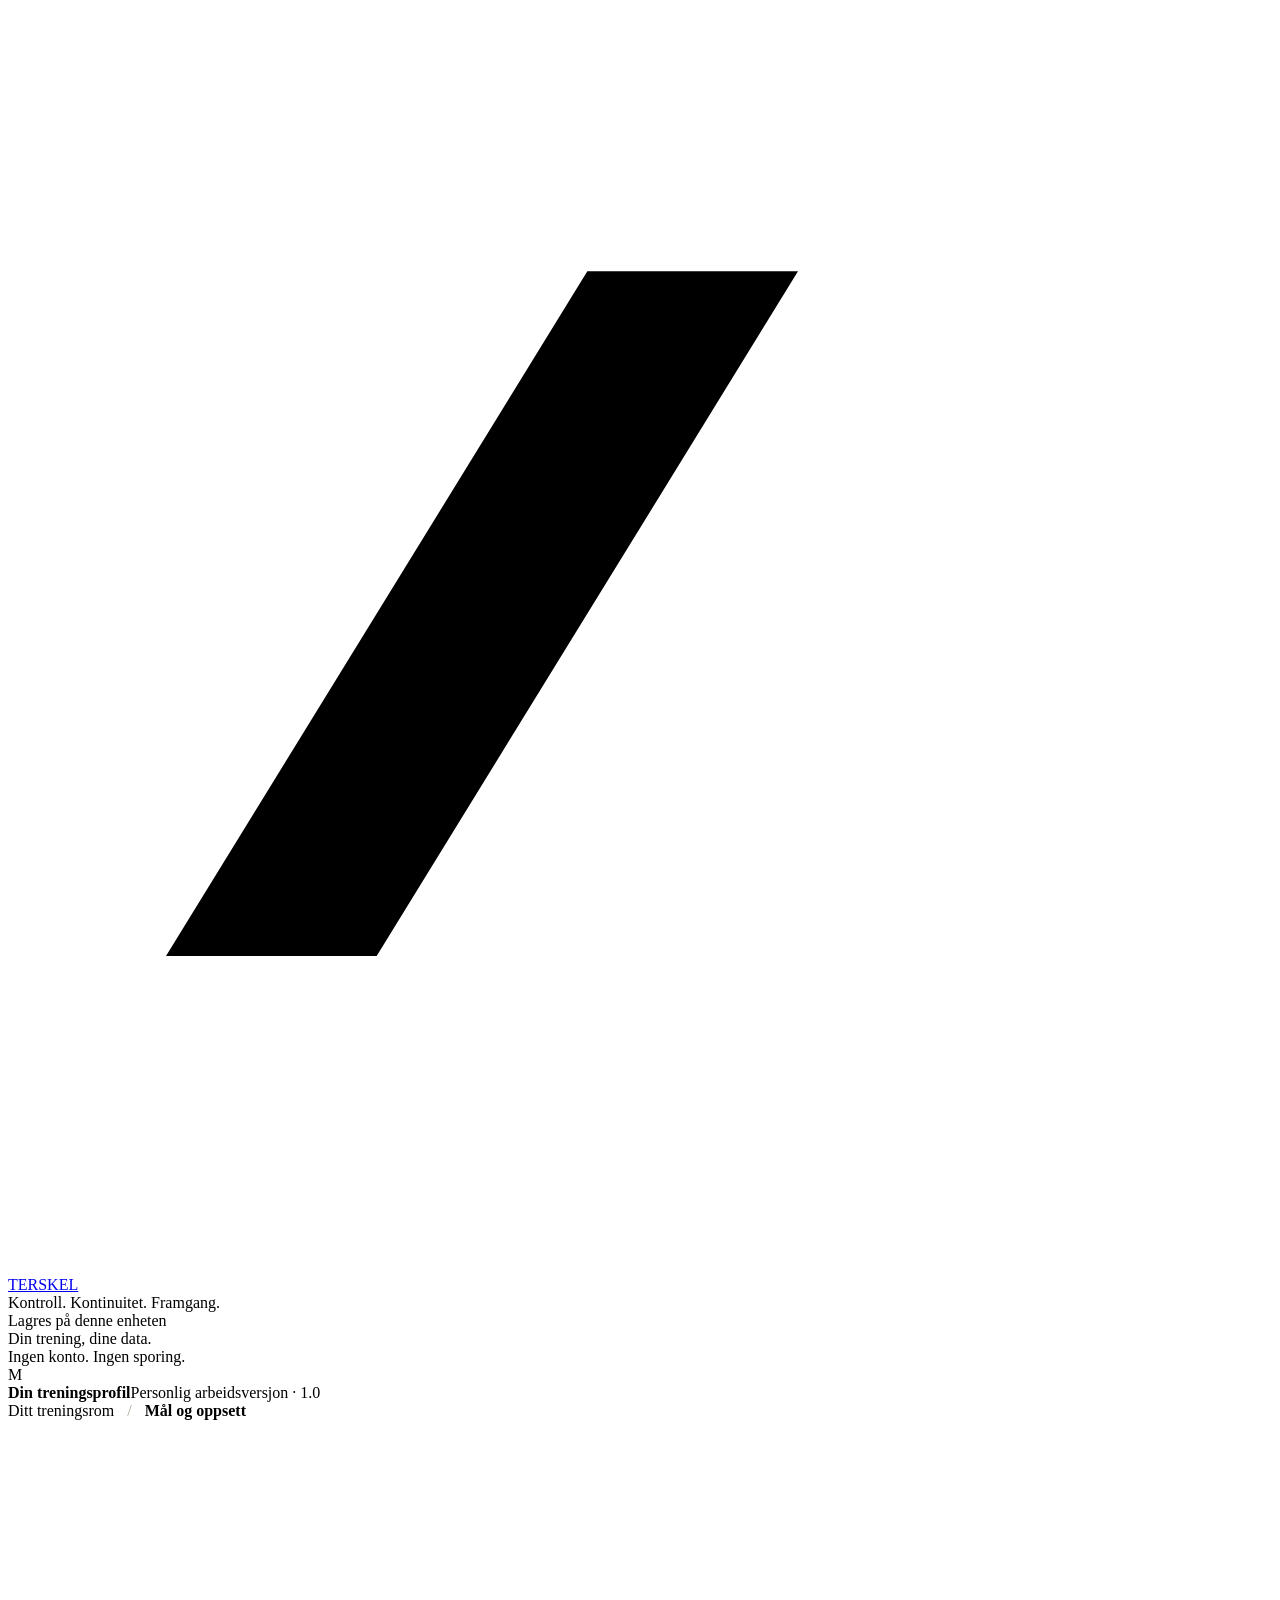
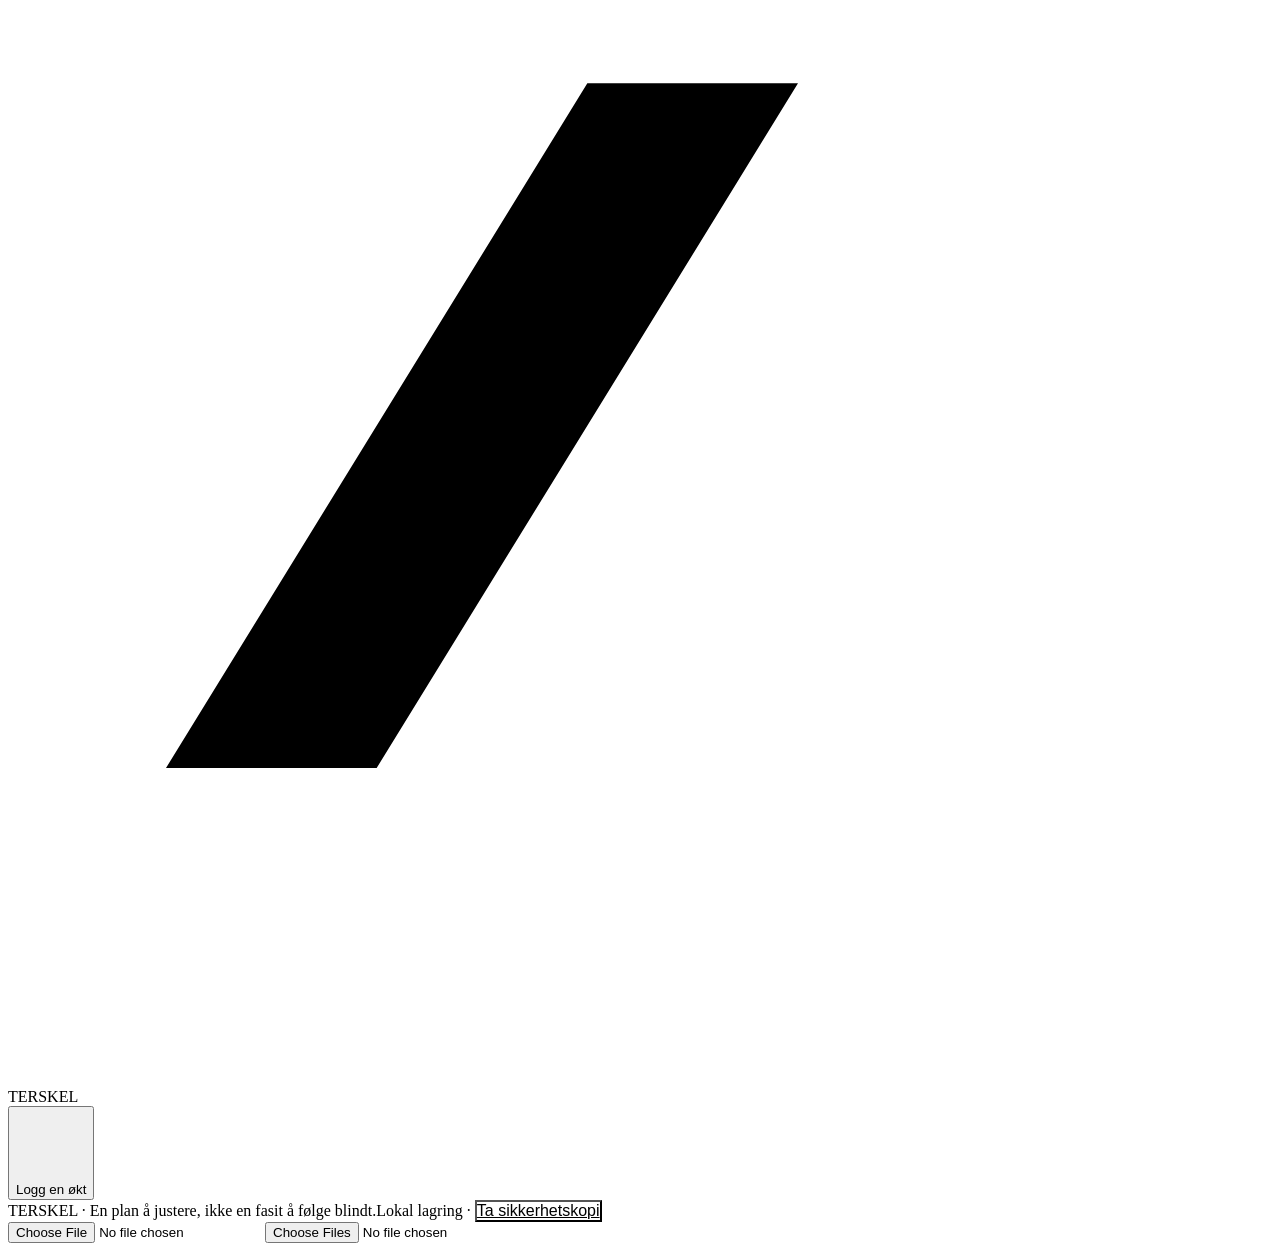
<file: shell.html>
<!doctype html>
<html lang="nb">
<head>
<meta charset="utf-8"><meta name="viewport" content="width=device-width,initial-scale=1,viewport-fit=cover">
<meta name="theme-color" content="#142d28"><meta name="color-scheme" content="light">
<meta name="description" content="Maalbasert lopetrening med kontrollerte intervaller, ukeplan og treningslogg. Alt lagres lokalt.">
<title>Terskel &middot; Din vei til neste m&aring;l</title>
<link rel="icon" href="data:image/svg+xml,%3Csvg xmlns='http://www.w3.org/2000/svg' viewBox='0 0 64 64'%3E%3Crect width='64' height='64' rx='16' fill='%231a3b31'/%3E%3Cpath d='M13 42L26 20h11L24 42zm19 0l13-22h7L39 42z' fill='%23c7ee8c'/%3E%3C/svg%3E">
<style>__STYLE__</style>
</head>
<body>
<noscript><p class="no-js">Denne appen trenger JavaScript for &aring; lage og lagre treningsplaner. &Aring;pne HTML-filen i en vanlig nettleser.</p></noscript>
<div class="app">
<aside class="sidebar" aria-label="Hovedmeny">
 <a href="#setup" class="brand" aria-label="Terskel hjem"><span class="brandmark"><svg class="icon" viewBox="0 0 24 24"><path d="M3 18 11 5h4L7 18M13 18l8-13"/></svg></span><span class="brandword">TERSKEL</span></a>
 <div class="brand-sub">Kontroll. Kontinuitet. Framgang.</div>
 <nav class="nav" id="nav"></nav>
 <div class="sidebar-bottom">
  <div class="local-label"><span class="dot"></span><span id="storage-status">Lagres p&aring; denne enheten</span></div>
  <div class="sidebar-note">Din trening, dine data.<br>Ingen konto. Ingen sporing.</div>
  <div class="profile-pill"><div class="avatar" id="avatar">M</div><div><strong id="profile-name">Din treningsprofil</strong><span>Personlig arbeidsversjon &middot; 1.0</span></div></div>
 </div>
</aside>
<main class="main" id="main">
 <header class="topbar"><div class="breadcrumb">Ditt treningsrom <span style="margin:0 9px;color:#a1ac97">/</span> <strong id="breadcrumb-current">M&aring;l og oppsett</strong></div><div class="mobile-brand"><span class="brandmark"><svg class="icon" viewBox="0 0 24 24"><path d="M3 18 11 5h4L7 18M13 18l8-13"/></svg></span>TERSKEL</div><div class="top-actions"><span class="date-pill" id="today-date"></span><button class="btn light" data-action="new-log" type="button"><svg class="icon" viewBox="0 0 24 24"><path d="M12 5v14M5 12h14"/></svg>Logg en &oslash;kt</button></div></header>
 <div id="storage-banner" class="hidden storage-banner notice warn" role="status"></div>
 <div id="content"></div>
 <footer class="footer"><span>TERSKEL &middot; En plan &aring; justere, ikke en fasit &aring; f&oslash;lge blindt.</span><span>Lokal lagring &middot; <button type="button" data-action="export" style="padding:0;background:none;color:inherit;text-decoration:underline;font-size:inherit">Ta sikkerhetskopi</button></span></footer>
</main>
</div>
<dialog id="modal" class="modal" aria-labelledby="modal-title"><div class="modal-inner" id="modal-content"></div></dialog>
<div id="toast" role="status" aria-live="polite"></div>
<input id="import-file" type="file" accept=".json,application/json" class="hidden" aria-label="Importer sikkerhetskopi">
<input id="activity-file" type="file" accept=".csv,.tcx,text/csv,application/xml,text/xml" multiple class="hidden" aria-label="Importer aktivitetsdata">
<script>__ENGINE__</script>
<script>__APP__</script>
</body></html>
</file>
